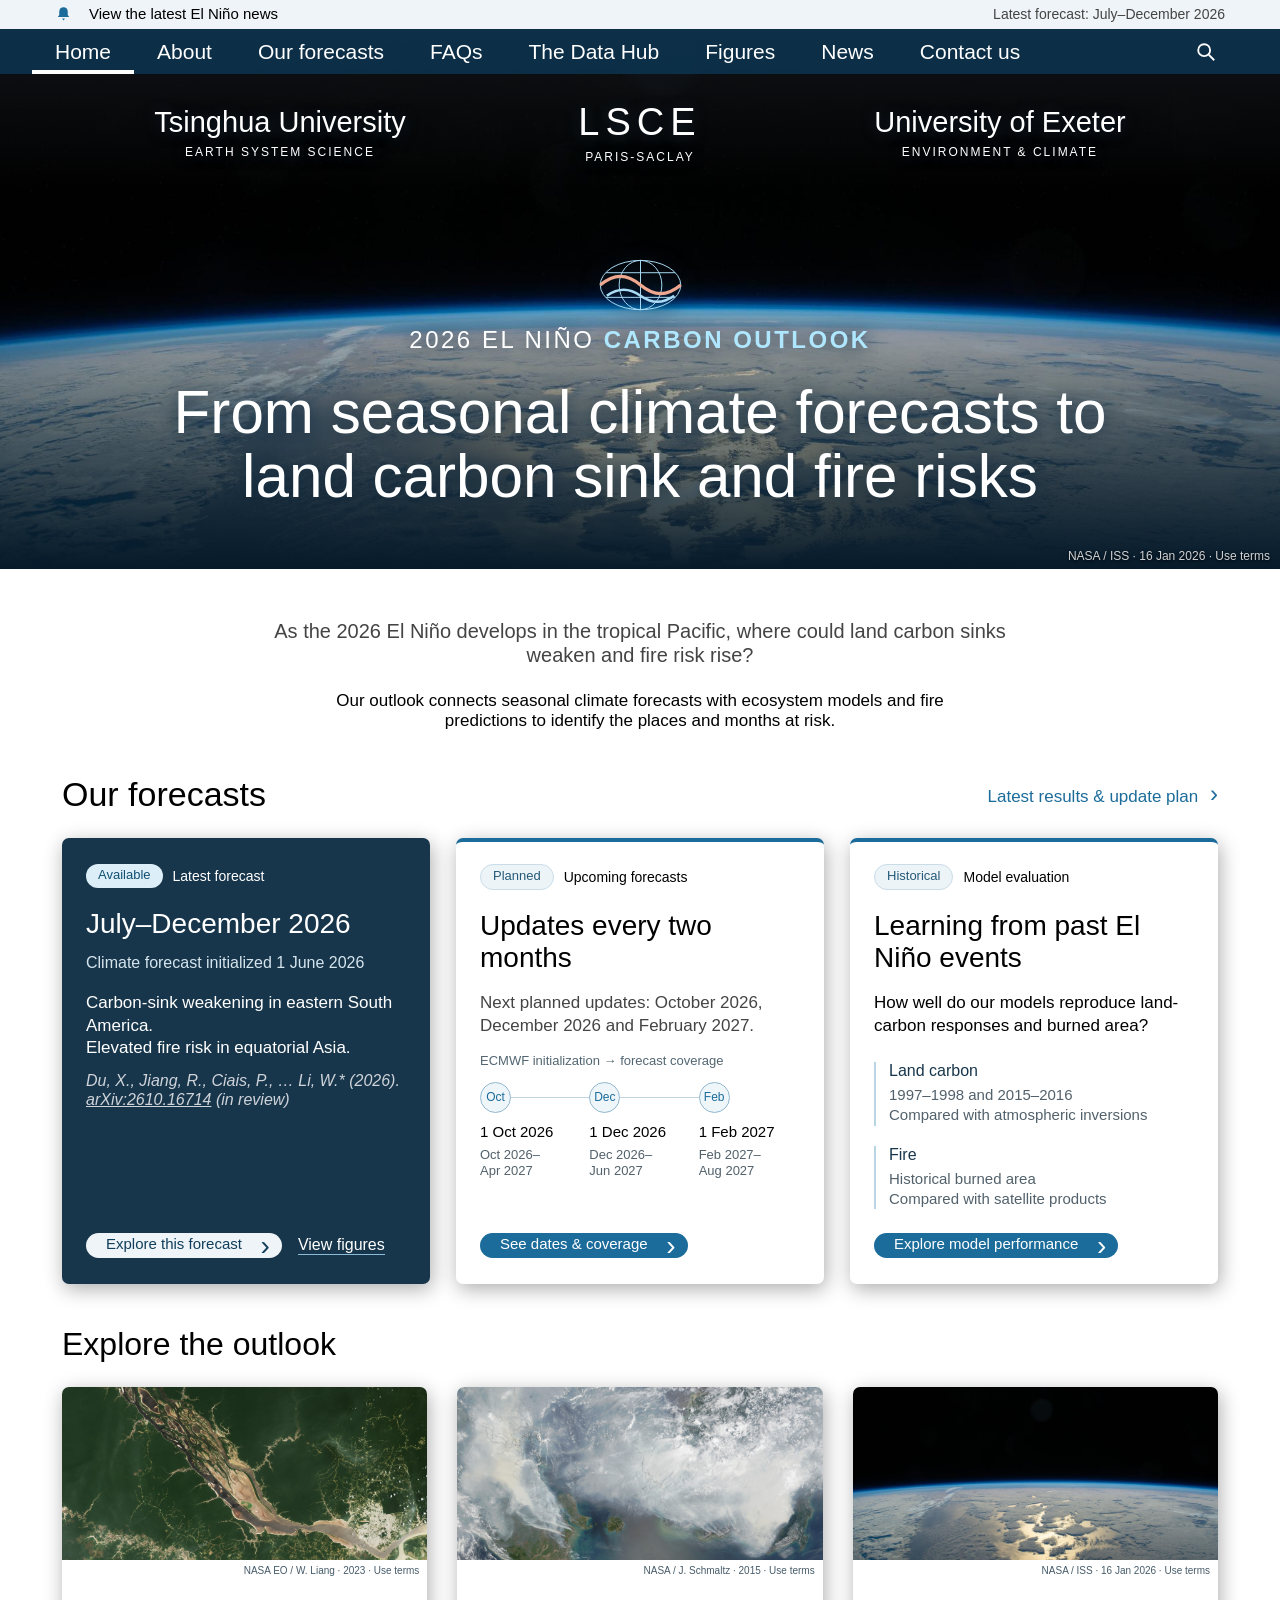
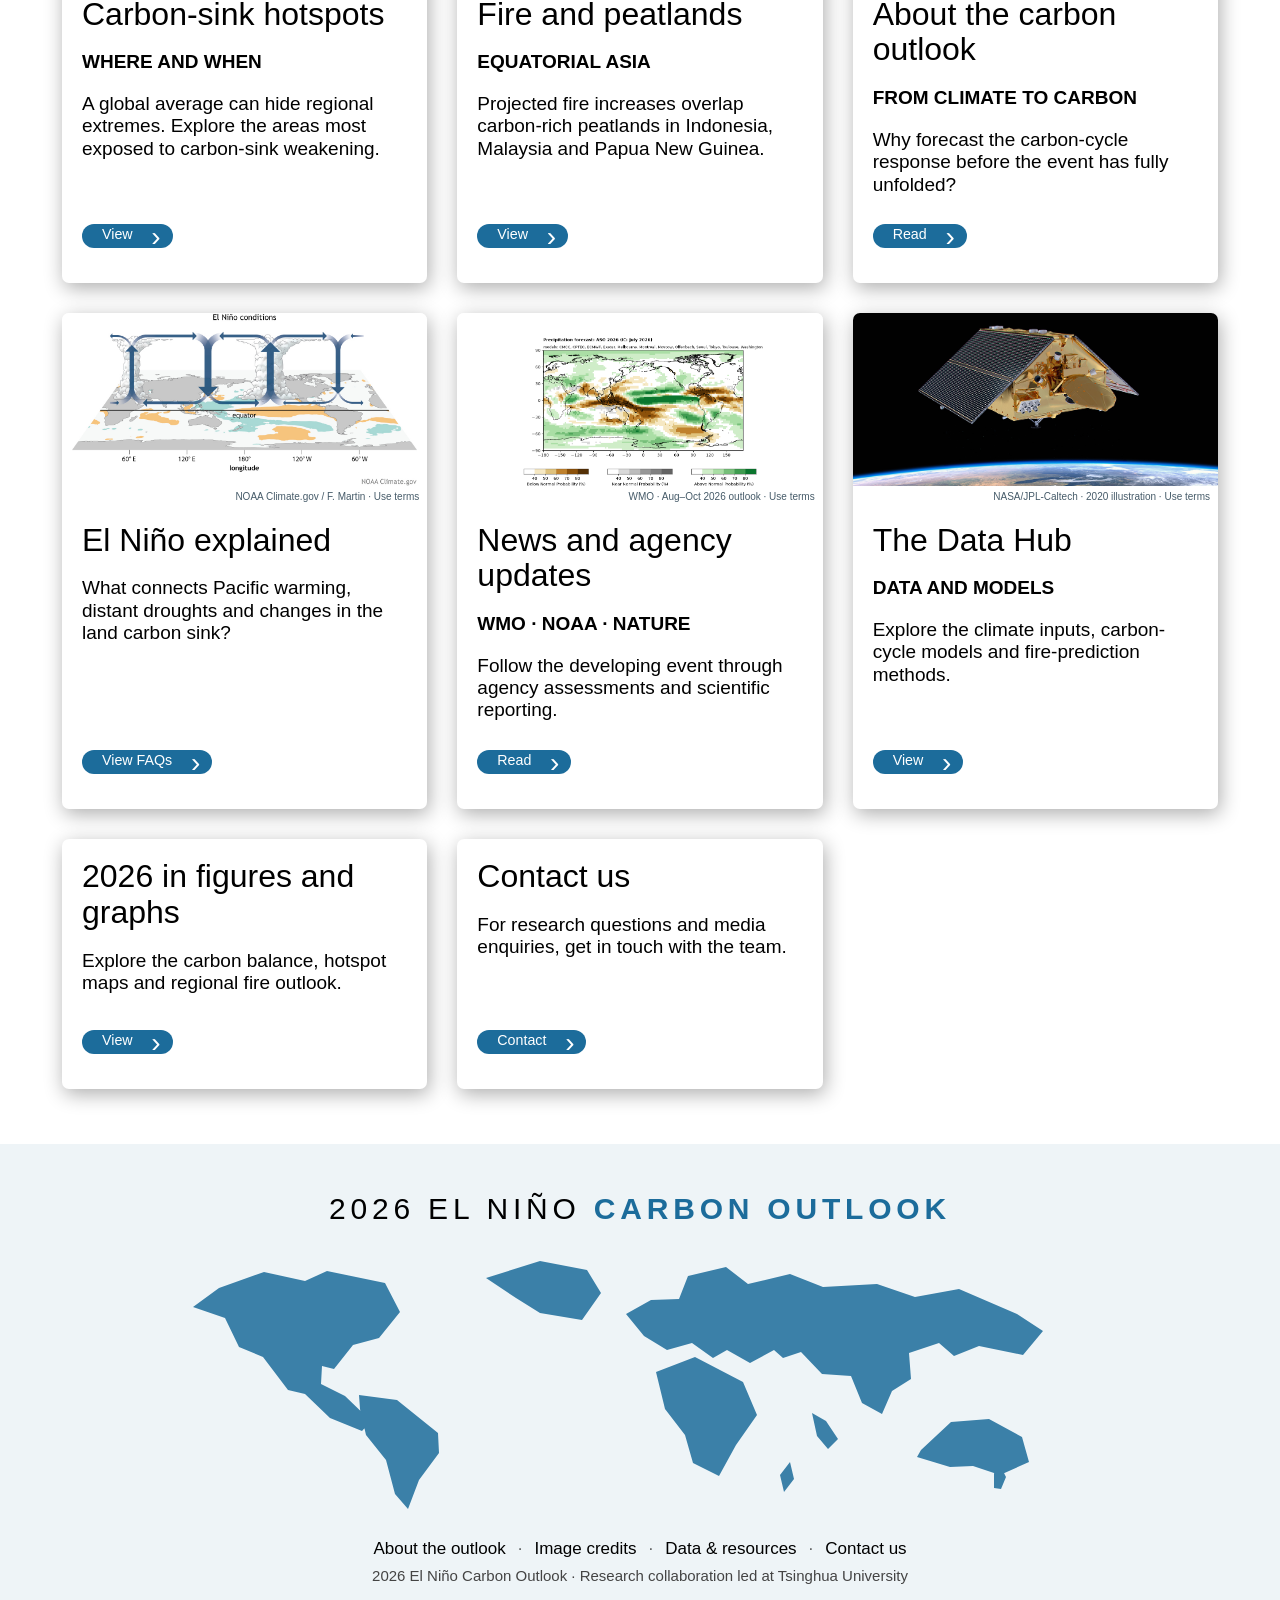
<file: index.html>
<!doctype html>
<html lang="en"><head><meta charset="utf-8"><meta name="viewport" content="width=device-width,initial-scale=1"><meta name="robots" content="index,follow"><title>Home | 2026 El Niño Carbon Outlook</title><meta name="description" content="An outlook for land carbon sinks and fire during the developing 2026 El Niño, with forecasts, data and agency reports."><link rel="icon" href="assets/favicon.svg"><link rel="stylesheet" href="styles.css"><script src="app.js" defer></script></head><body class="home"><a class="skip-link" href="#main">Skip to content</a><div class="top"><div class="container"><a href="context.html"><svg viewBox="0 0 24 24" aria-hidden="true"><path d="M6 9a6 6 0 0 1 12 0v5l2 3H4l2-3zm4 10h4l-2 3z" fill="currentColor"/></svg>View the latest El Niño news</a><span class="date">Latest forecast: July–December 2026</span></div></div><header class="splash"><figure class="feature"><img src="assets/pacific-earth.jpg" alt="Pacific Ocean west of Chile, photographed from the International Space Station on 16 January 2026" fetchpriority="high"></figure><div class="glass"><nav class="container site-nav" aria-label="Main navigation"><ul><li><a href="index.html" aria-current="page">Home</a></li><li><a href="research.html" >About</a></li><li><a href="forecasts.html">Our forecasts</a></li><li><a href="faq.html" >FAQs</a></li><li><a href="data.html" >The Data Hub</a></li><li><a href="figures.html" >Figures</a></li><li><a href="context.html" >News</a></li><li><a href="contact.html" >Contact us</a></li></ul><button class="search-toggle" aria-label="Search this website"><svg viewBox="0 0 24 24" aria-hidden="true"><circle cx="10" cy="10" r="6.5" fill="none" stroke="currentColor" stroke-width="2"/><path d="m15 15 6 6" stroke="currentColor" stroke-width="2"/></svg></button></nav></div><div class="branding container" aria-label="Research collaboration"><a href="https://www.tsinghua.edu.cn/en/" target="_blank" rel="noopener">Tsinghua University<small>EARTH SYSTEM SCIENCE</small></a><a class="lsce" href="https://www.lsce.ipsl.fr/" target="_blank" rel="noopener">LSCE<small>PARIS-SACLAY</small></a><a href="https://www.exeter.ac.uk/" target="_blank" rel="noopener">University of Exeter<small>ENVIRONMENT &amp; CLIMATE</small></a></div><div class="home-title"><h1><svg class="brand-mark" viewBox="0 0 140 78" aria-hidden="true"><g fill="none" stroke="#a9dcf4" stroke-width="1.2"><ellipse cx="70" cy="36" rx="49" ry="30"/><ellipse cx="70" cy="36" rx="26" ry="30"/><path d="M70 6v60M28 21h84M28 51h84"/></g><path d="M21 36c17-14 32-14 49 0s32 14 49 0" fill="none" stroke="#efa890" stroke-width="4"/><path d="M29 49c14-10 27-10 41 0s27 10 41 0" fill="none" stroke="#a9dcf4" stroke-width="3"/></svg>2026 EL NIÑO <b>CARBON OUTLOOK</b></h1><p class="tagline">From seasonal climate forecasts to<br>land carbon sink and fire risks</p></div><p class="photo-credit"><a href="credits.html#pacific">NASA / ISS · 16 Jan 2026 · Use terms</a></p></header><main id="main"><div class="container"><section class="home-intro"><p>As the 2026 El Niño develops in the tropical Pacific, where could land carbon sinks weaken and fire risk rise?</p><p>Our outlook connects seasonal climate forecasts with ecosystem models and fire predictions to identify the places and months at risk.</p></section>
<section class="home-forecasts" id="our-forecasts" aria-labelledby="our-forecasts-title">
  <div class="forecast-heading"><h2 id="our-forecasts-title">Our forecasts</h2><a href="forecasts.html">Latest results &amp; update plan <span aria-hidden="true">›</span></a></div>
  
<div class="forecast-pair forecast-trio">
  <article class="card dark forecast-current" aria-labelledby="latest-forecast-title">
    <div class="card-content">
      <p class="forecast-label"><span class="forecast-status available">Available</span> Latest forecast</p>
      <h3 id="latest-forecast-title">July–December 2026</h3>
      <p class="forecast-initial">Climate forecast initialized <time datetime="2026-06-01">1 June 2026</time></p>
      <p class="forecast-summary">Carbon-sink weakening in eastern South America.<br>Elevated fire risk in equatorial Asia.</p>
      <p class="ref">Du, X., Jiang, R., Ciais, P., &#8230; Li, W.* (2026). <a href="https://arxiv.org/abs/2610.16714" target="_blank" rel="noopener">arXiv:2610.16714</a> (in review)</p>
      <div class="forecast-actions"><a class="btn" href="outlook.html">Explore this forecast</a><a class="forecast-text-link" href="figures.html">View figures</a></div>
    </div>
  </article>
  
<article class="card forecast-planned" aria-labelledby="monthly-plan-title">
  <div class="card-content">
    <p class="forecast-label"><span class="forecast-status planned">Planned</span> Upcoming forecasts</p>
    <h3 id="monthly-plan-title">Updates every two months</h3>
    <p class="forecast-summary">Next planned updates: October 2026, December 2026 and February 2027.</p>
    <p class="forecast-plan-key">ECMWF initialization → forecast coverage</p>
    <ol class="forecast-cycles" aria-label="Planned initialization dates and forecast coverage">
      <li><span class="cycle-dot">Oct</span><strong><time datetime="2026-10-01">1 Oct 2026</time></strong><span>Oct 2026–<br>Apr 2027</span></li>
      <li><span class="cycle-dot">Dec</span><strong><time datetime="2026-12-01">1 Dec 2026</time></strong><span>Dec 2026–<br>Jun 2027</span></li>
      <li><span class="cycle-dot">Feb</span><strong><time datetime="2027-02-01">1 Feb 2027</time></strong><span>Feb 2027–<br>Aug 2027</span></li>
    </ol>
    <div class="forecast-actions"><a class="btn" href="forecasts.html#update-plan">See dates &amp; coverage</a></div>
  </div>
</article>

<article class="card forecast-evaluation" aria-labelledby="model-evaluation-title">
  <div class="card-content">
    <p class="forecast-label"><span class="forecast-status evaluated">Historical</span> Model evaluation</p>
    <h3 id="model-evaluation-title">Learning from past El Ni&ntilde;o events</h3>
    <p class="forecast-summary">How well do our models reproduce land-carbon responses and burned area?</p>
    <div class="evaluation-card-topics">
      <div><strong>Land carbon</strong><span>1997&ndash;1998 and 2015&ndash;2016<br>Compared with atmospheric inversions</span></div>
      <div><strong>Fire</strong><span>Historical burned area<br>Compared with satellite products</span></div>
    </div>
    <div class="forecast-actions"><a class="btn" href="evaluation.html">Explore model performance</a></div>
  </div>
</article>
</div>
</section>
<div class="explore-heading"><h2>Explore the outlook</h2></div>
<section class="home-cards" aria-label="Explore the carbon outlook"><article class="card "><a class="card-photo " href="key-results.html#land" tabindex="-1" aria-hidden="true"><img src="assets/amazon-drought.jpg" alt="" loading="lazy"></a><p class="card-credit"><a href="credits.html#amazon">NASA EO / W. Liang · 2023 · Use terms</a></p><div class="card-content"><h2><a href="key-results.html#land">Carbon-sink hotspots</a></h2><p class="kicker">Where and when</p><p>A global average can hide regional extremes. Explore the areas most exposed to carbon-sink weakening.</p><div class="btn-wrap"><a class="btn" href="key-results.html#land">View</a></div></div></article><article class="card "><a class="card-photo " href="key-results.html#fire" tabindex="-1" aria-hidden="true"><img src="assets/indonesia-fire.jpg" alt="" loading="lazy"></a><p class="card-credit"><a href="credits.html#fire">NASA / J. Schmaltz · 2015 · Use terms</a></p><div class="card-content"><h2><a href="key-results.html#fire">Fire and peatlands</a></h2><p class="kicker">Equatorial Asia</p><p>Projected fire increases overlap carbon-rich peatlands in Indonesia, Malaysia and Papua New Guinea.</p><div class="btn-wrap"><a class="btn" href="key-results.html#fire">View</a></div></div></article><article class="card "><a class="card-photo " href="research.html" tabindex="-1" aria-hidden="true"><img src="assets/pacific-earth.jpg" alt="" loading="lazy"></a><p class="card-credit"><a href="credits.html#pacific">NASA / ISS · 16 Jan 2026 · Use terms</a></p><div class="card-content"><h2><a href="research.html">About the carbon outlook</a></h2><p class="kicker">From climate to carbon</p><p>Why forecast the carbon-cycle response before the event has fully unfolded?</p><div class="btn-wrap"><a class="btn" href="research.html">Read</a></div></div></article><article class="card "><a class="card-photo complete-graphic" href="faq.html" tabindex="-1" aria-hidden="true"><img src="assets/elnino-walker.jpg" alt="" loading="lazy"></a><p class="card-credit"><a href="credits.html#walker">NOAA Climate.gov / F. Martin · Use terms</a></p><div class="card-content"><h2><a href="faq.html">El Niño explained</a></h2><p>What connects Pacific warming, distant droughts and changes in the land carbon sink?</p><div class="btn-wrap"><a class="btn" href="faq.html">View FAQs</a></div></div></article><article class="card "><a class="card-photo complete-graphic" href="context.html" tabindex="-1" aria-hidden="true"><img src="assets/wmo-precipitation-aso2026.png" alt="" loading="lazy"></a><p class="card-credit"><a href="credits.html#wmo-outlook">WMO · Aug–Oct 2026 outlook · Use terms</a></p><div class="card-content"><h2><a href="context.html">News and agency updates</a></h2><p class="kicker">WMO · NOAA · Nature</p><p>Follow the developing event through agency assessments and scientific reporting.</p><div class="btn-wrap"><a class="btn" href="context.html">Read</a></div></div></article><article class="card "><a class="card-photo " href="data.html" tabindex="-1" aria-hidden="true"><img src="assets/sentinel6-illustration.jpg" alt="" loading="lazy"></a><p class="card-credit"><a href="credits.html#sentinel6">NASA/JPL-Caltech · 2020 illustration · Use terms</a></p><div class="card-content"><h2><a href="data.html">The Data Hub</a></h2><p class="kicker">Data and models</p><p>Explore the climate inputs, carbon-cycle models and fire-prediction methods.</p><div class="btn-wrap"><a class="btn" href="data.html">View</a></div></div></article><article class="card "><div class="card-content"><h2><a href="figures.html">2026 in figures and graphs</a></h2><p>Explore the carbon balance, hotspot maps and regional fire outlook.</p><div class="btn-wrap"><a class="btn" href="figures.html">View</a></div></div></article><article class="card "><div class="card-content"><h2><a href="contact.html">Contact us</a></h2><p>For research questions and media enquiries, get in touch with the team.</p><div class="btn-wrap"><a class="btn" href="contact.html">Contact</a></div></div></article></section></div></main><footer class="footer"><div class="container"><p class="footer-wordmark">2026 El Niño <b>Carbon Outlook</b></p><svg class="world" viewBox="0 0 980 260" aria-hidden="true"><path d="M69 35l45-16 41 9 22-10 58 12 15 29-21 26-26 7-19 24-12-3-1 18 24 12 26 25-9 10-32-13-25-24-17-4-25-33-24-10-14-29-32-11zm140 107 38 5 41 33 1 20-20 27-11 29-13-15-9-34-20-25-6-26zm127-117 54-17 47 9 14 23-19 27-42-7-24-15zm140 36 25-14 28-1 9-23 38-9 22 17 42-10 33 13 54-3 38 13 44-8 58 25 26 17-20 24-44-9-25 10-15-13-30 10 2 26-19 12-10 23-20-11-11-27-29-2-21-22-18 6-9-8-24 13-23-13-14 8-21-15-25 7-23-14zm30 58 39-15 48 25 14 33-21 30-17 31-26-13-8-28-20-26zm156 41 14 8 12 18-10 10-11-13zm109 37 30-28 38-3 33 18 7 25-29 13-27-9-23 1-33-10zM844 218l7-4 5 10-5 12-7-1zM630 222l10-13 4 17-10 13z"/></svg><div class="foot-lines"><p><a href="research.html">About the outlook</a><span>·</span><a href="credits.html">Image credits</a><span>·</span><a href="data.html">Data &amp; resources</a><span>·</span><a href="contact.html">Contact us</a></p><p class="note">2026 El Niño Carbon Outlook · Research collaboration led at Tsinghua University</p></div></div></footer><button class="to-top" hidden aria-label="Back to top">Top</button><dialog class="search-dialog" aria-label="Search this website"><button class="dialog-close" aria-label="Close search">×</button><div class="search-inner"><label for="site-search">Search this website</label><input id="site-search" type="search" placeholder="Carbon sinks, fire, data…" autocomplete="off"><p class="search-help">Search the outlook, methods, figures and related reports.</p><ul class="search-results" aria-live="polite"></ul></div></dialog><dialog class="figure-dialog" aria-label="Enlarged research figure"><button class="dialog-close" aria-label="Close figure">×</button><h2></h2><div class="dialog-figure"></div><p class="dialog-note"></p></dialog></body></html>
</file>
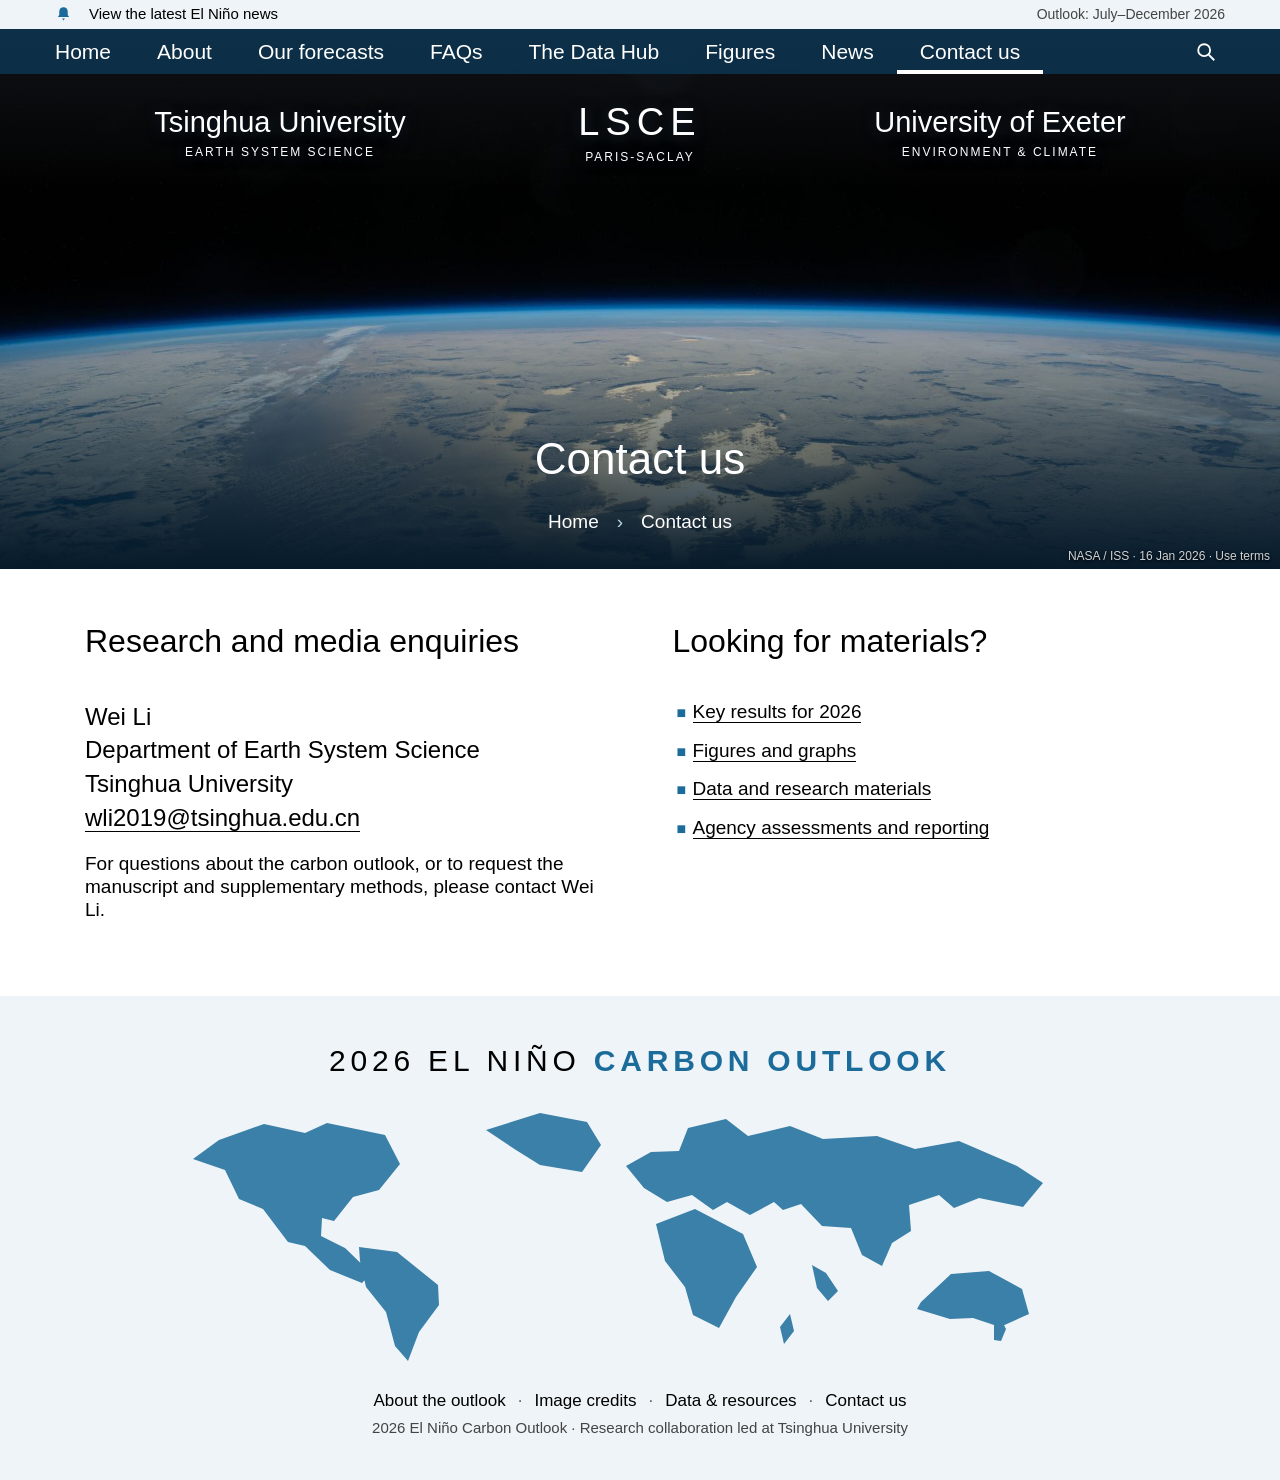
<file: contact.html>
<!doctype html>
<html lang="en"><head><meta charset="utf-8"><meta name="viewport" content="width=device-width,initial-scale=1"><meta name="robots" content="index,follow"><title>Contact us | 2026 El Niño Carbon Outlook</title><meta name="description" content="An outlook for land carbon sinks and fire during the developing 2026 El Niño, with forecasts, data and agency reports."><link rel="icon" href="assets/favicon.svg"><link rel="stylesheet" href="styles.css"><script src="app.js" defer></script></head><body class="page"><a class="skip-link" href="#main">Skip to content</a><div class="top"><div class="container"><a href="context.html"><svg viewBox="0 0 24 24" aria-hidden="true"><path d="M6 9a6 6 0 0 1 12 0v5l2 3H4l2-3zm4 10h4l-2 3z" fill="currentColor"/></svg>View the latest El Niño news</a><span class="date">Outlook: July–December 2026</span></div></div><header class="splash"><figure class="feature"><img src="assets/pacific-earth.jpg" alt="Pacific Ocean west of Chile, photographed from the International Space Station on 16 January 2026" fetchpriority="high"></figure><div class="glass"><nav class="container site-nav" aria-label="Main navigation"><ul><li><a href="index.html" >Home</a></li><li><a href="research.html" >About</a></li><li><a href="forecasts.html">Our forecasts</a></li><li><a href="faq.html" >FAQs</a></li><li><a href="data.html" >The Data Hub</a></li><li><a href="figures.html" >Figures</a></li><li><a href="context.html" >News</a></li><li><a href="contact.html" aria-current="page">Contact us</a></li></ul><button class="search-toggle" aria-label="Search this website"><svg viewBox="0 0 24 24" aria-hidden="true"><circle cx="10" cy="10" r="6.5" fill="none" stroke="currentColor" stroke-width="2"/><path d="m15 15 6 6" stroke="currentColor" stroke-width="2"/></svg></button></nav></div><div class="branding container" aria-label="Research collaboration"><a href="https://www.tsinghua.edu.cn/en/" target="_blank" rel="noopener">Tsinghua University<small>EARTH SYSTEM SCIENCE</small></a><a class="lsce" href="https://www.lsce.ipsl.fr/" target="_blank" rel="noopener">LSCE<small>PARIS-SACLAY</small></a><a href="https://www.exeter.ac.uk/" target="_blank" rel="noopener">University of Exeter<small>ENVIRONMENT &amp; CLIMATE</small></a></div><div class="page-title"><h1>Contact us</h1><ol class="breadcrumbs"><li><a href="index.html">Home</a></li><li>Contact us</li></ol></div><p class="photo-credit"><a href="credits.html#pacific">NASA / ISS · 16 Jan 2026 · Use terms</a></p></header><main id="main"><div class="container content"><div class="cols-2"><section><h2>Research and media enquiries</h2><p class="contact-details">Wei Li<br>Department of Earth System Science<br>Tsinghua University<br><a href="mailto:wli2019@tsinghua.edu.cn">wli2019@tsinghua.edu.cn</a></p><p>For questions about the carbon outlook, or to request the manuscript and supplementary methods, please contact Wei Li.</p></section><section><h2>Looking for materials?</h2><ul><li><a href="key-results.html">Key results for 2026</a></li><li><a href="figures.html">Figures and graphs</a></li><li><a href="data.html">Data and research materials</a></li><li><a href="context.html">Agency assessments and reporting</a></li></ul></section></div></div></main><footer class="footer"><div class="container"><p class="footer-wordmark">2026 El Niño <b>Carbon Outlook</b></p><svg class="world" viewBox="0 0 980 260" aria-hidden="true"><path d="M69 35l45-16 41 9 22-10 58 12 15 29-21 26-26 7-19 24-12-3-1 18 24 12 26 25-9 10-32-13-25-24-17-4-25-33-24-10-14-29-32-11zm140 107 38 5 41 33 1 20-20 27-11 29-13-15-9-34-20-25-6-26zm127-117 54-17 47 9 14 23-19 27-42-7-24-15zm140 36 25-14 28-1 9-23 38-9 22 17 42-10 33 13 54-3 38 13 44-8 58 25 26 17-20 24-44-9-25 10-15-13-30 10 2 26-19 12-10 23-20-11-11-27-29-2-21-22-18 6-9-8-24 13-23-13-14 8-21-15-25 7-23-14zm30 58 39-15 48 25 14 33-21 30-17 31-26-13-8-28-20-26zm156 41 14 8 12 18-10 10-11-13zm109 37 30-28 38-3 33 18 7 25-29 13-27-9-23 1-33-10zM844 218l7-4 5 10-5 12-7-1zM630 222l10-13 4 17-10 13z"/></svg><div class="foot-lines"><p><a href="research.html">About the outlook</a><span>·</span><a href="credits.html">Image credits</a><span>·</span><a href="data.html">Data &amp; resources</a><span>·</span><a href="contact.html">Contact us</a></p><p class="note">2026 El Niño Carbon Outlook · Research collaboration led at Tsinghua University</p></div></div></footer><button class="to-top" hidden aria-label="Back to top">Top</button><dialog class="search-dialog" aria-label="Search this website"><button class="dialog-close" aria-label="Close search">×</button><div class="search-inner"><label for="site-search">Search this website</label><input id="site-search" type="search" placeholder="Carbon sinks, fire, data…" autocomplete="off"><p class="search-help">Search the outlook, methods, figures and related reports.</p><ul class="search-results" aria-live="polite"></ul></div></dialog><dialog class="figure-dialog" aria-label="Enlarged research figure"><button class="dialog-close" aria-label="Close figure">×</button><h2></h2><div class="dialog-figure"></div><p class="dialog-note"></p></dialog></body></html>
</file>
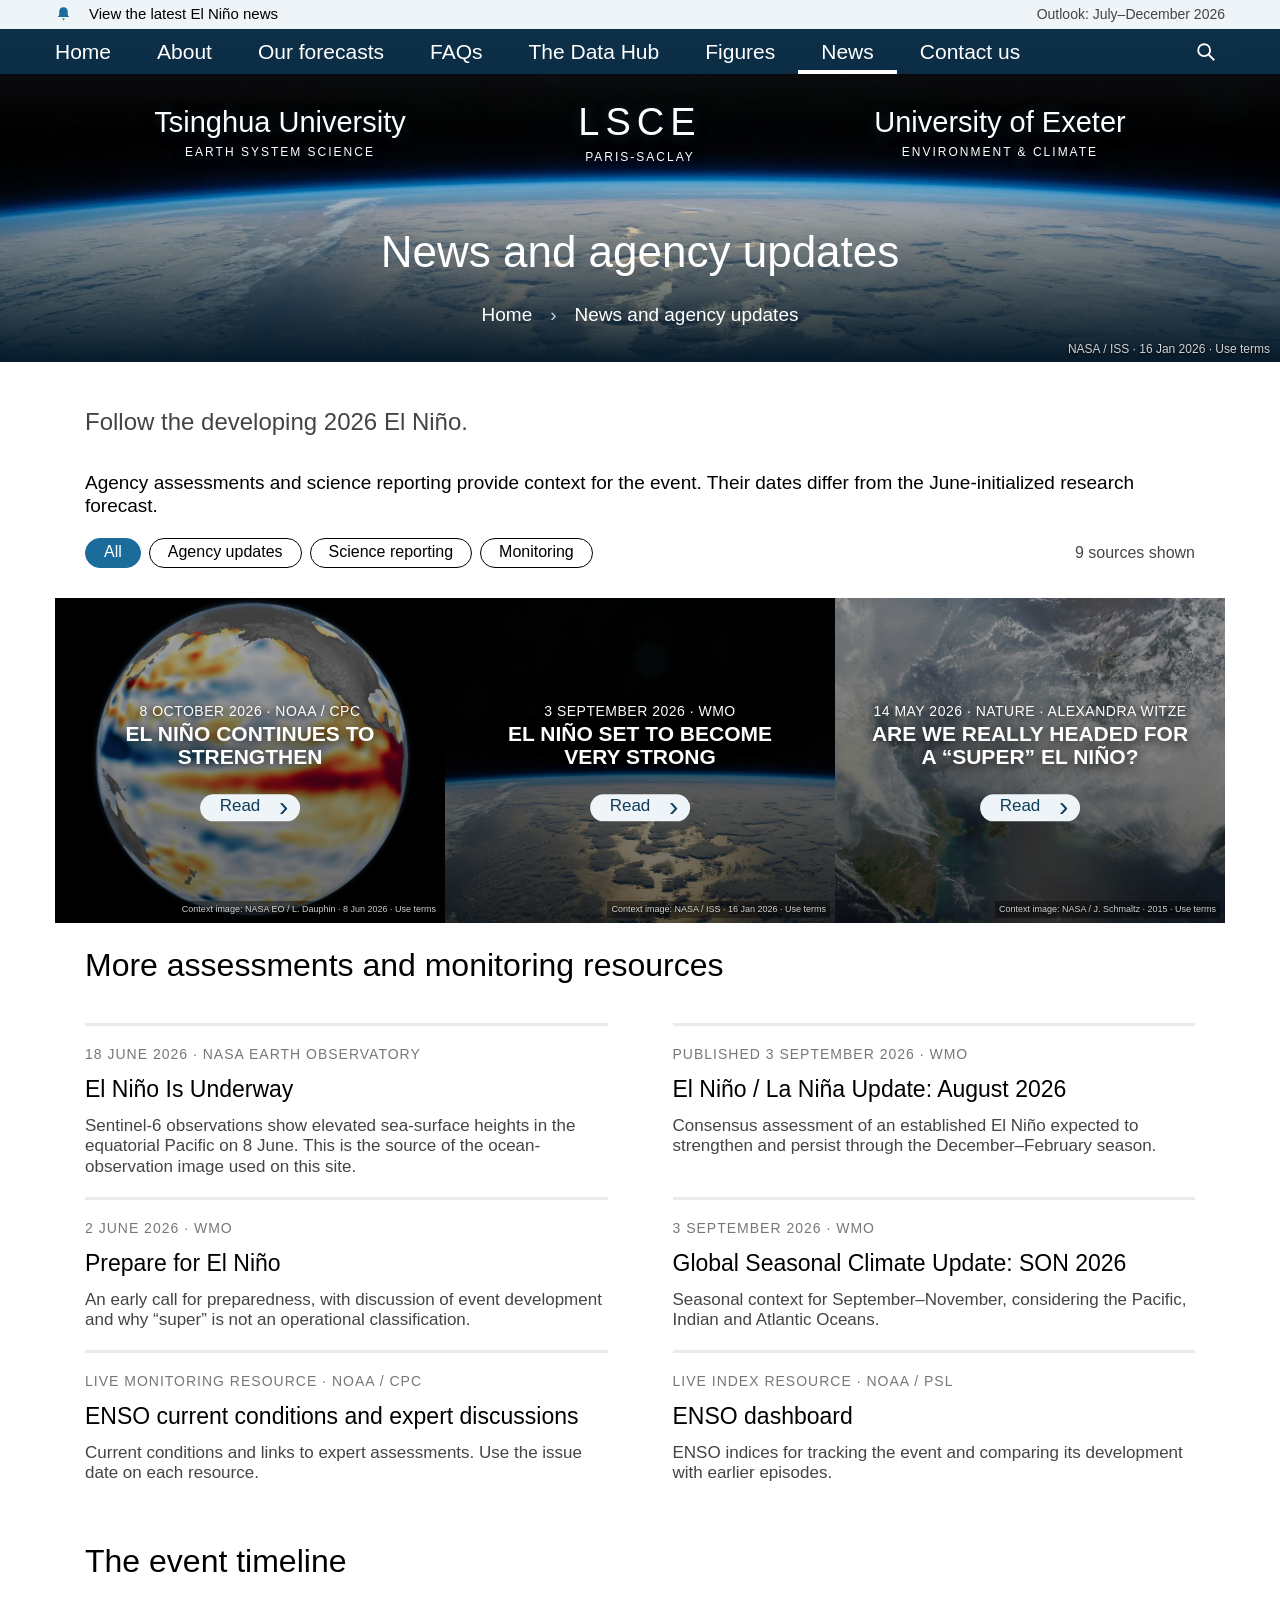
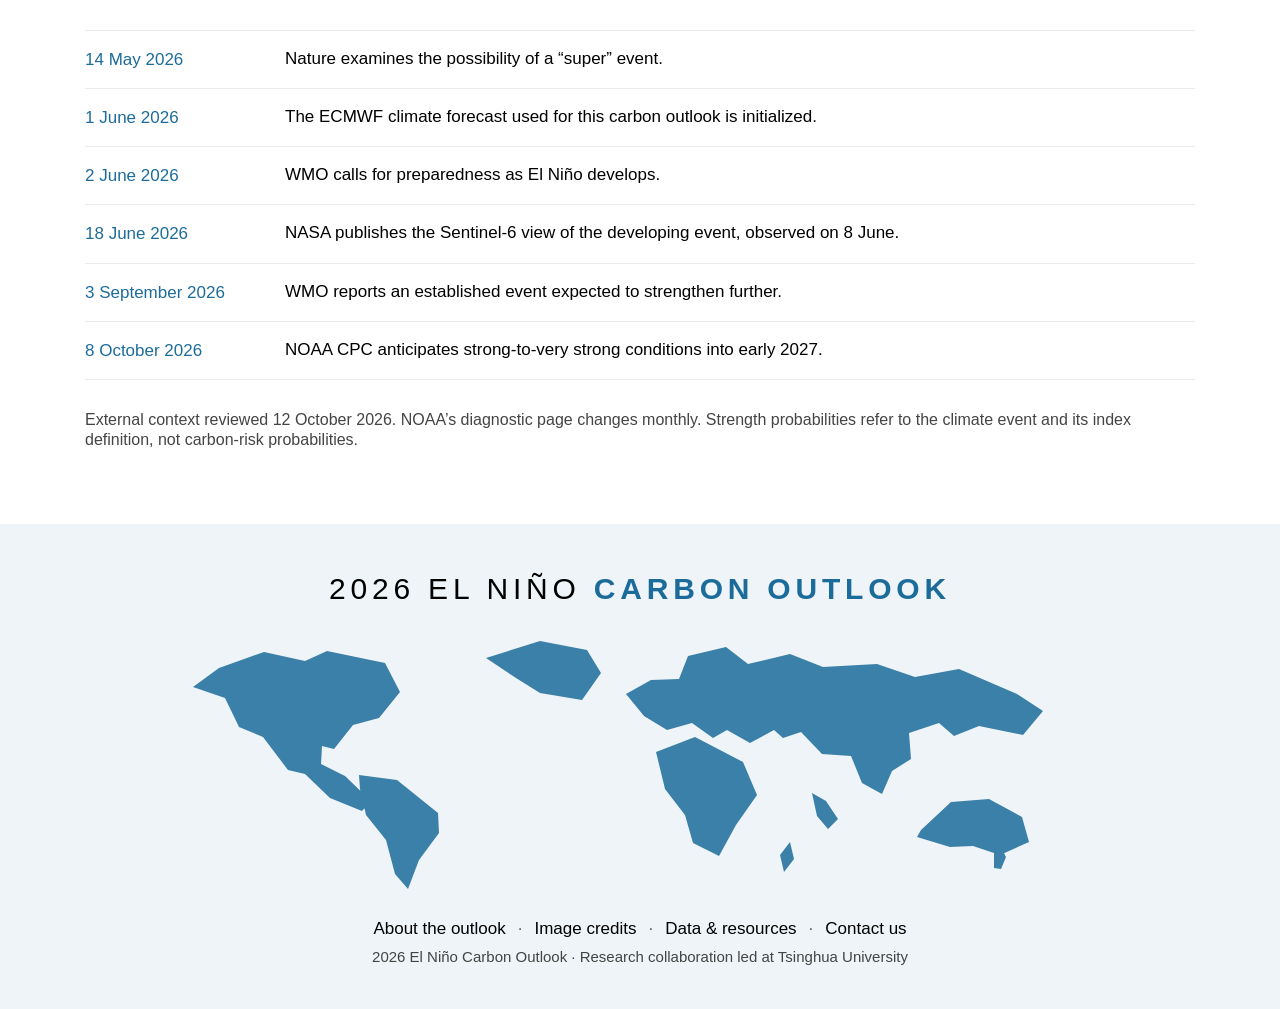
<file: context.html>
<!doctype html>
<html lang="en"><head><meta charset="utf-8"><meta name="viewport" content="width=device-width,initial-scale=1"><meta name="robots" content="index,follow"><title>News and agency updates | 2026 El Niño Carbon Outlook</title><meta name="description" content="An outlook for land carbon sinks and fire during the developing 2026 El Niño, with forecasts, data and agency reports."><link rel="icon" href="assets/favicon.svg"><link rel="stylesheet" href="styles.css"><script src="app.js" defer></script></head><body class="page page-news"><a class="skip-link" href="#main">Skip to content</a><div class="top"><div class="container"><a href="context.html"><svg viewBox="0 0 24 24" aria-hidden="true"><path d="M6 9a6 6 0 0 1 12 0v5l2 3H4l2-3zm4 10h4l-2 3z" fill="currentColor"/></svg>View the latest El Niño news</a><span class="date">Outlook: July–December 2026</span></div></div><header class="splash"><figure class="feature"><img src="assets/pacific-earth.jpg" alt="Pacific Ocean west of Chile, photographed from the International Space Station on 16 January 2026" fetchpriority="high"></figure><div class="glass"><nav class="container site-nav" aria-label="Main navigation"><ul><li><a href="index.html" >Home</a></li><li><a href="research.html" >About</a></li><li><a href="forecasts.html">Our forecasts</a></li><li><a href="faq.html" >FAQs</a></li><li><a href="data.html" >The Data Hub</a></li><li><a href="figures.html" >Figures</a></li><li><a href="context.html" aria-current="page">News</a></li><li><a href="contact.html" >Contact us</a></li></ul><button class="search-toggle" aria-label="Search this website"><svg viewBox="0 0 24 24" aria-hidden="true"><circle cx="10" cy="10" r="6.5" fill="none" stroke="currentColor" stroke-width="2"/><path d="m15 15 6 6" stroke="currentColor" stroke-width="2"/></svg></button></nav></div><div class="branding container" aria-label="Research collaboration"><a href="https://www.tsinghua.edu.cn/en/" target="_blank" rel="noopener">Tsinghua University<small>EARTH SYSTEM SCIENCE</small></a><a class="lsce" href="https://www.lsce.ipsl.fr/" target="_blank" rel="noopener">LSCE<small>PARIS-SACLAY</small></a><a href="https://www.exeter.ac.uk/" target="_blank" rel="noopener">University of Exeter<small>ENVIRONMENT &amp; CLIMATE</small></a></div><div class="page-title"><h1>News and agency updates</h1><ol class="breadcrumbs"><li><a href="index.html">Home</a></li><li>News and agency updates</li></ol></div><p class="photo-credit"><a href="credits.html#pacific">NASA / ISS · 16 Jan 2026 · Use terms</a></p></header><main id="main"><div class="container content"><p class="lead">Follow the developing 2026 El Niño.</p><p>Agency assessments and science reporting provide context for the event. Their dates differ from the June-initialized research forecast.</p><div class="filter-row" aria-label="Filter sources"><button class="filter-button" data-filter="all" aria-pressed="true">All</button><button class="filter-button" data-filter="agency" aria-pressed="false">Agency updates</button><button class="filter-button" data-filter="reporting" aria-pressed="false">Science reporting</button><button class="filter-button" data-filter="monitoring" aria-pressed="false">Monitoring</button><span class="note" id="source-count" aria-live="polite">9 sources shown</span></div><div class="news-tiles"><article class="news-tile source-card" data-category="agency"><img src="assets/elnino-2026.jpg" alt="NASA Sentinel-6 view of Pacific sea-surface height anomalies on 8 June 2026; red indicates above-average sea level" loading="lazy"><div class="excerpt"><span class="published">8 October 2026 · NOAA / CPC</span><h2>El Niño continues to strengthen</h2><a class="btn" href="https://www.cpc.ncep.noaa.gov/products/analysis_monitoring/enso_advisory/ensodisc.shtml">Read</a></div><span class="photo-credit">Context image: <a href="credits.html#elnino">NASA EO / L. Dauphin · 8 Jun 2026 · Use terms</a></span></article><article class="news-tile source-card" data-category="agency"><img src="assets/pacific-earth.jpg" alt="Pacific Ocean west of Chile, photographed from the International Space Station on 16 January 2026" loading="lazy"><div class="excerpt"><span class="published">3 September 2026 · WMO</span><h2>El Niño set to become very strong</h2><a class="btn" href="https://wmo.int/news/media-centre/el-nino-set-become-very-strong-raising-risks-of-extreme-weather-2027">Read</a></div><span class="photo-credit">Context image: <a href="credits.html#pacific">NASA / ISS · 16 Jan 2026 · Use terms</a></span></article><article class="news-tile source-card" data-category="reporting"><img src="assets/indonesia-fire.jpg" alt="Terra MODIS view of smoke and fire hotspots over Borneo on 24 September 2015; historical fire illustration" loading="lazy"><div class="excerpt"><span class="published">14 May 2026 · Nature · Alexandra Witze</span><h2>Are we really headed for a “super” El Niño?</h2><a class="btn" href="https://www.nature.com/articles/d41586-026-01538-0">Read</a></div><span class="photo-credit">Context image: <a href="credits.html#fire">NASA / J. Schmaltz · 2015 · Use terms</a></span></article></div><h2>More assessments and monitoring resources</h2><div class="source-resources"><article class="source-card source-entry" data-category="agency"><p class="published">18 June 2026 · NASA Earth Observatory</p><h3><a href="https://science.nasa.gov/earth/earth-observatory/el-nino-is-underway/" target="_blank" rel="noopener">El Niño Is Underway</a></h3><p>Sentinel-6 observations show elevated sea-surface heights in the equatorial Pacific on 8 June. This is the source of the ocean-observation image used on this site.</p></article><article class="source-card source-entry" data-category="agency"><p class="published">Published 3 September 2026 · WMO</p><h3><a href="https://wmo.int/resources/publication-series/el-ninola-nina-updates/august-2026" target="_blank" rel="noopener">El Niño / La Niña Update: August 2026</a></h3><p>Consensus assessment of an established El Niño expected to strengthen and persist through the December–February season.</p></article><article class="source-card source-entry" data-category="agency"><p class="published">2 June 2026 · WMO</p><h3><a href="https://wmo.int/news/media-centre/wmo-prepare-el-nino" target="_blank" rel="noopener">Prepare for El Niño</a></h3><p>An early call for preparedness, with discussion of event development and why “super” is not an operational classification.</p></article><article class="source-card source-entry" data-category="agency"><p class="published">3 September 2026 · WMO</p><h3><a href="https://wmo.int/resources/publication-series/global-seasonal-climate-updates/gscu-son2026" target="_blank" rel="noopener">Global Seasonal Climate Update: SON 2026</a></h3><p>Seasonal context for September–November, considering the Pacific, Indian and Atlantic Oceans.</p></article><article class="source-card source-entry" data-category="monitoring"><p class="published">Live monitoring resource · NOAA / CPC</p><h3><a href="https://www.cpc.ncep.noaa.gov/products/precip/CWlink/MJO/enso.shtml" target="_blank" rel="noopener">ENSO current conditions and expert discussions</a></h3><p>Current conditions and links to expert assessments. Use the issue date on each resource.</p></article><article class="source-card source-entry" data-category="monitoring"><p class="published">Live index resource · NOAA / PSL</p><h3><a href="https://psl.noaa.gov/enso/dashboard.html" target="_blank" rel="noopener">ENSO dashboard</a></h3><p>ENSO indices for tracking the event and comparing its development with earlier episodes.</p></article></div><section id="timeline"><h2>The event timeline</h2><div class="timeline"><div class="timeline-row"><time>14 May 2026</time><p>Nature examines the possibility of a “super” event.</p></div><div class="timeline-row"><time>1 June 2026</time><p>The ECMWF climate forecast used for this carbon outlook is initialized.</p></div><div class="timeline-row"><time>2 June 2026</time><p>WMO calls for preparedness as El Niño develops.</p></div><div class="timeline-row"><time>18 June 2026</time><p>NASA publishes the Sentinel-6 view of the developing event, observed on 8 June.</p></div><div class="timeline-row"><time>3 September 2026</time><p>WMO reports an established event expected to strengthen further.</p></div><div class="timeline-row"><time>8 October 2026</time><p>NOAA CPC anticipates strong-to-very strong conditions into early 2027.</p></div></div></section><p class="note">External context reviewed 12 October 2026. NOAA’s diagnostic page changes monthly. Strength probabilities refer to the climate event and its index definition, not carbon-risk probabilities.</p></div></main><footer class="footer"><div class="container"><p class="footer-wordmark">2026 El Niño <b>Carbon Outlook</b></p><svg class="world" viewBox="0 0 980 260" aria-hidden="true"><path d="M69 35l45-16 41 9 22-10 58 12 15 29-21 26-26 7-19 24-12-3-1 18 24 12 26 25-9 10-32-13-25-24-17-4-25-33-24-10-14-29-32-11zm140 107 38 5 41 33 1 20-20 27-11 29-13-15-9-34-20-25-6-26zm127-117 54-17 47 9 14 23-19 27-42-7-24-15zm140 36 25-14 28-1 9-23 38-9 22 17 42-10 33 13 54-3 38 13 44-8 58 25 26 17-20 24-44-9-25 10-15-13-30 10 2 26-19 12-10 23-20-11-11-27-29-2-21-22-18 6-9-8-24 13-23-13-14 8-21-15-25 7-23-14zm30 58 39-15 48 25 14 33-21 30-17 31-26-13-8-28-20-26zm156 41 14 8 12 18-10 10-11-13zm109 37 30-28 38-3 33 18 7 25-29 13-27-9-23 1-33-10zM844 218l7-4 5 10-5 12-7-1zM630 222l10-13 4 17-10 13z"/></svg><div class="foot-lines"><p><a href="research.html">About the outlook</a><span>·</span><a href="credits.html">Image credits</a><span>·</span><a href="data.html">Data &amp; resources</a><span>·</span><a href="contact.html">Contact us</a></p><p class="note">2026 El Niño Carbon Outlook · Research collaboration led at Tsinghua University</p></div></div></footer><button class="to-top" hidden aria-label="Back to top">Top</button><dialog class="search-dialog" aria-label="Search this website"><button class="dialog-close" aria-label="Close search">×</button><div class="search-inner"><label for="site-search">Search this website</label><input id="site-search" type="search" placeholder="Carbon sinks, fire, data…" autocomplete="off"><p class="search-help">Search the outlook, methods, figures and related reports.</p><ul class="search-results" aria-live="polite"></ul></div></dialog><dialog class="figure-dialog" aria-label="Enlarged research figure"><button class="dialog-close" aria-label="Close figure">×</button><h2></h2><div class="dialog-figure"></div><p class="dialog-note"></p></dialog></body></html>
</file>
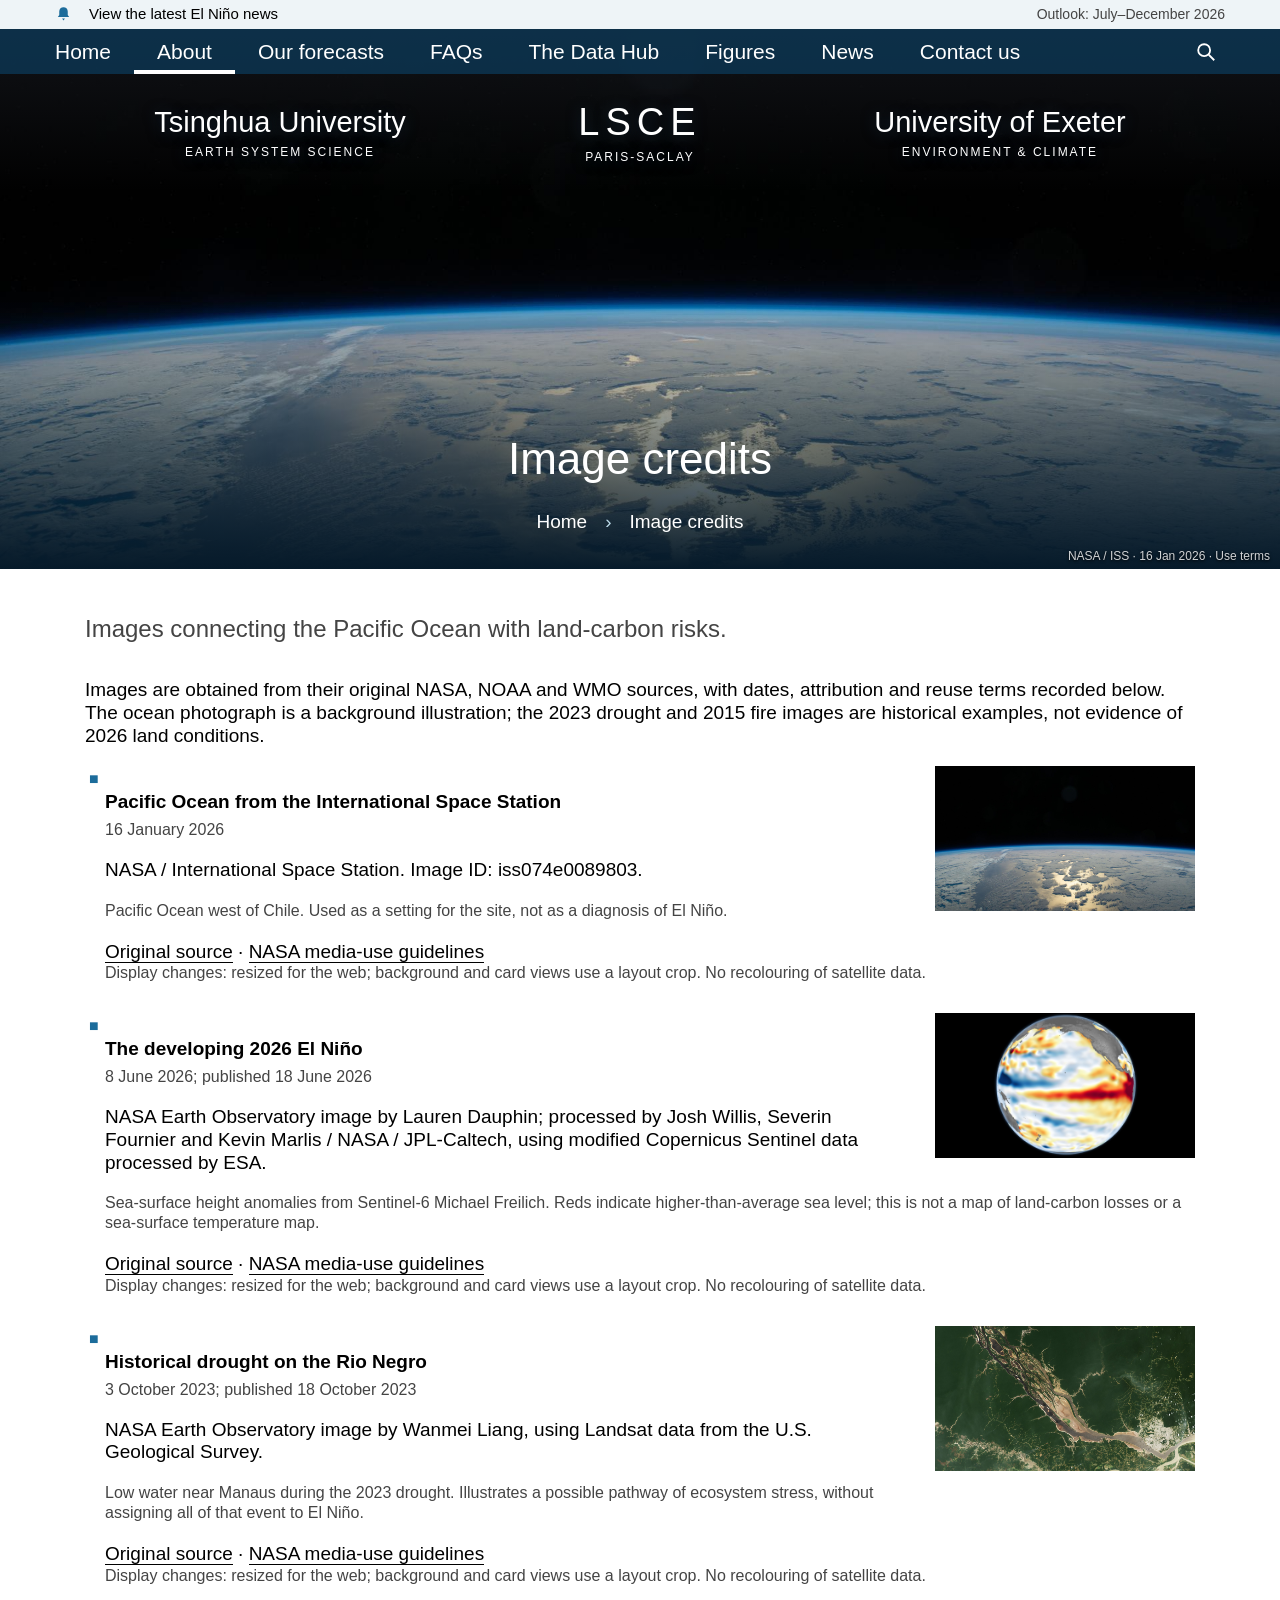
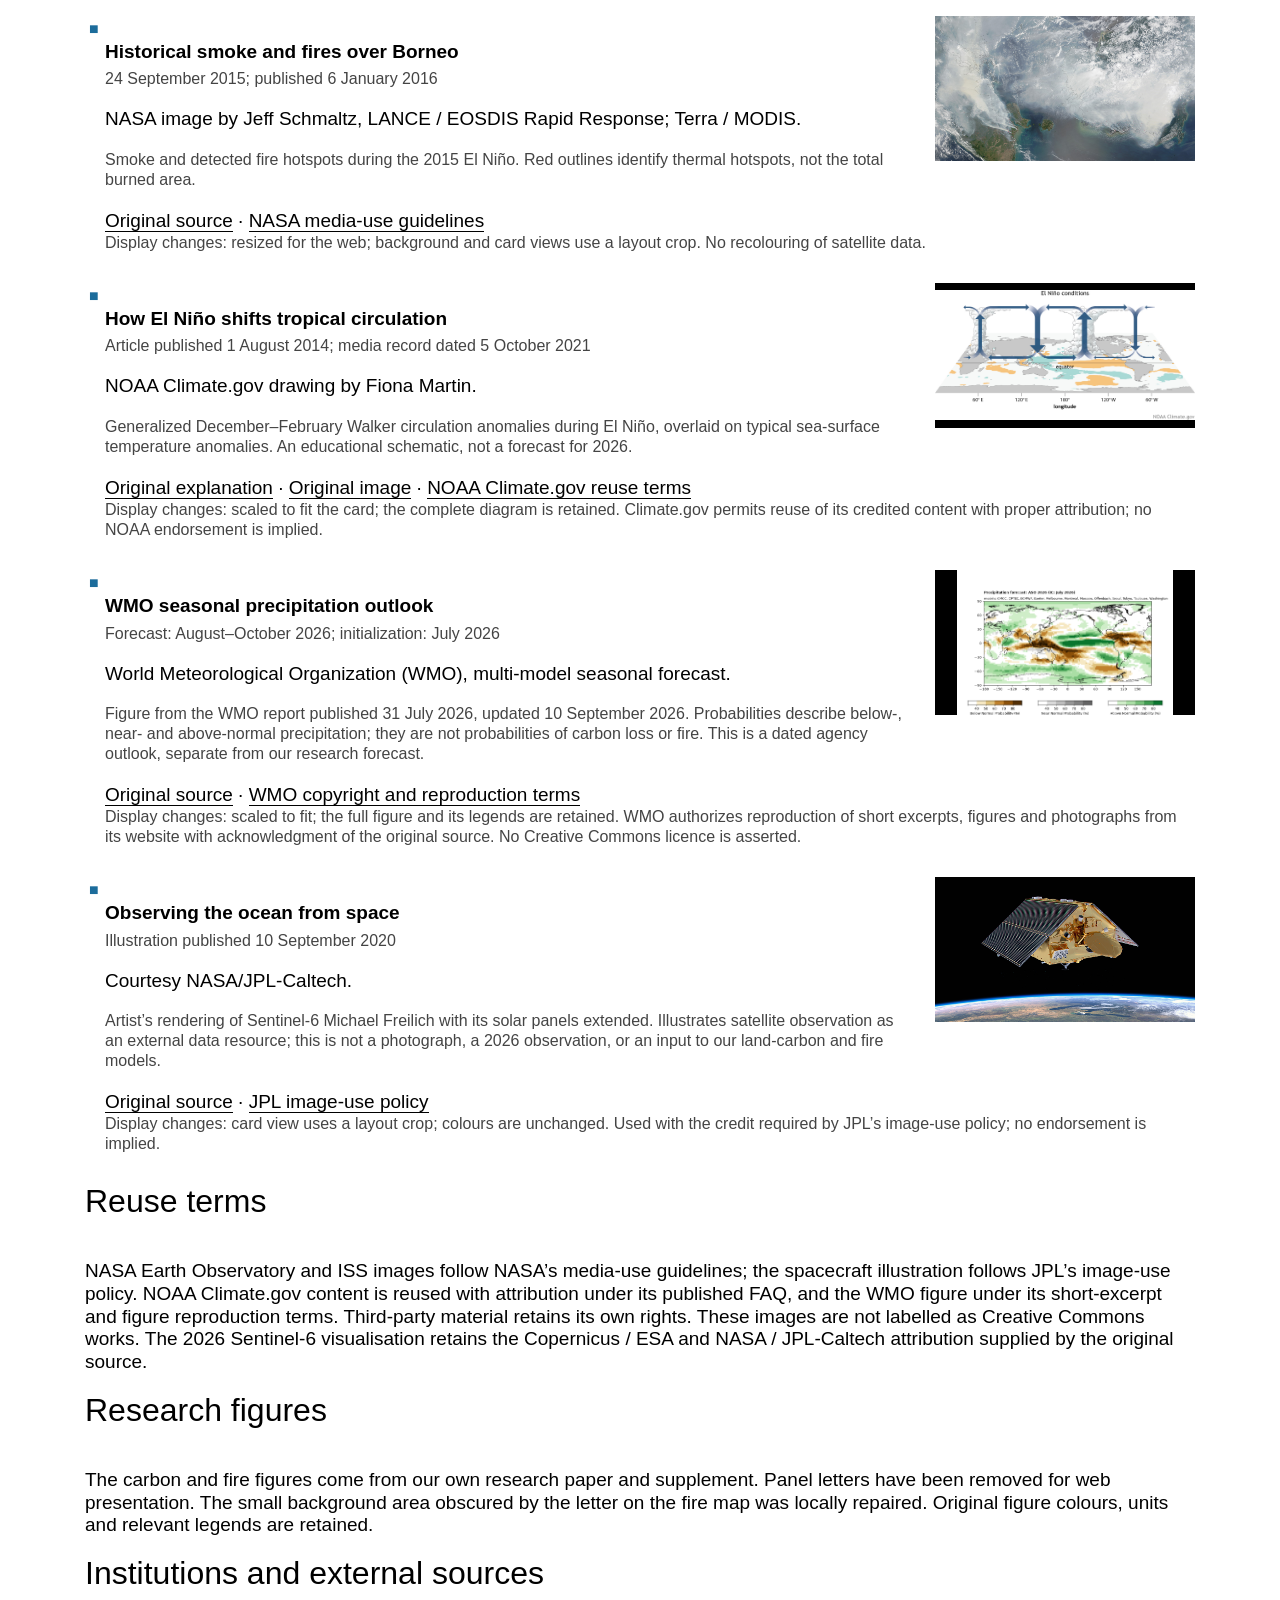
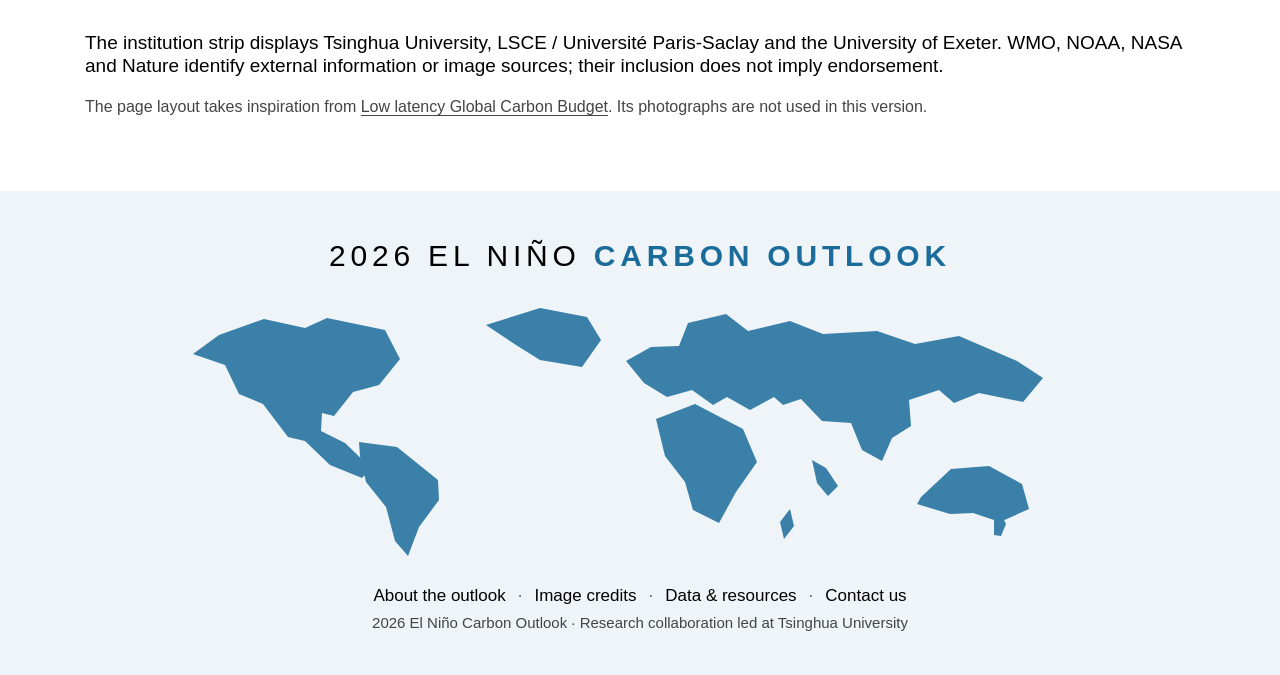
<file: credits.html>
<!doctype html>
<html lang="en"><head><meta charset="utf-8"><meta name="viewport" content="width=device-width,initial-scale=1"><meta name="robots" content="index,follow"><title>Image credits | 2026 El Niño Carbon Outlook</title><meta name="description" content="An outlook for land carbon sinks and fire during the developing 2026 El Niño, with forecasts, data and agency reports."><link rel="icon" href="assets/favicon.svg"><link rel="stylesheet" href="styles.css"><script src="app.js" defer></script></head><body class="page"><a class="skip-link" href="#main">Skip to content</a><div class="top"><div class="container"><a href="context.html"><svg viewBox="0 0 24 24" aria-hidden="true"><path d="M6 9a6 6 0 0 1 12 0v5l2 3H4l2-3zm4 10h4l-2 3z" fill="currentColor"/></svg>View the latest El Niño news</a><span class="date">Outlook: July–December 2026</span></div></div><header class="splash"><figure class="feature"><img src="assets/pacific-earth.jpg" alt="Pacific Ocean west of Chile, photographed from the International Space Station on 16 January 2026" fetchpriority="high"></figure><div class="glass"><nav class="container site-nav" aria-label="Main navigation"><ul><li><a href="index.html" >Home</a></li><li><a href="research.html" aria-current="page">About</a></li><li><a href="forecasts.html">Our forecasts</a></li><li><a href="faq.html" >FAQs</a></li><li><a href="data.html" >The Data Hub</a></li><li><a href="figures.html" >Figures</a></li><li><a href="context.html" >News</a></li><li><a href="contact.html" >Contact us</a></li></ul><button class="search-toggle" aria-label="Search this website"><svg viewBox="0 0 24 24" aria-hidden="true"><circle cx="10" cy="10" r="6.5" fill="none" stroke="currentColor" stroke-width="2"/><path d="m15 15 6 6" stroke="currentColor" stroke-width="2"/></svg></button></nav></div><div class="branding container" aria-label="Research collaboration"><a href="https://www.tsinghua.edu.cn/en/" target="_blank" rel="noopener">Tsinghua University<small>EARTH SYSTEM SCIENCE</small></a><a class="lsce" href="https://www.lsce.ipsl.fr/" target="_blank" rel="noopener">LSCE<small>PARIS-SACLAY</small></a><a href="https://www.exeter.ac.uk/" target="_blank" rel="noopener">University of Exeter<small>ENVIRONMENT &amp; CLIMATE</small></a></div><div class="page-title"><h1>Image credits</h1><ol class="breadcrumbs"><li><a href="index.html">Home</a></li><li>Image credits</li></ol></div><p class="photo-credit"><a href="credits.html#pacific">NASA / ISS · 16 Jan 2026 · Use terms</a></p></header><main id="main"><div class="container content"><p class="lead">Images connecting the Pacific Ocean with land-carbon risks.</p><p>Images are obtained from their original NASA, NOAA and WMO sources, with dates, attribution and reuse terms recorded below. The ocean photograph is a background illustration; the 2023 drought and 2015 fire images are historical examples, not evidence of 2026 land conditions.</p><ul class="credits-list"><li id="pacific"><a href="https://images.nasa.gov/details/iss074e0089803" target="_blank" rel="noopener"><img class="credit-image " src="assets/pacific-earth.jpg" alt="Pacific Ocean west of Chile, photographed from the International Space Station on 16 January 2026" loading="lazy"></a><strong>Pacific Ocean from the International Space Station</strong><span class="note">16 January 2026</span><p>NASA / International Space Station. Image ID: iss074e0089803.</p><p class="note">Pacific Ocean west of Chile. Used as a setting for the site, not as a diagnosis of El Niño.</p><a href="https://images.nasa.gov/details/iss074e0089803" target="_blank" rel="noopener">Original source</a> · <a href="https://www.nasa.gov/nasa-brand-center/images-and-media/" target="_blank" rel="noopener">NASA media-use guidelines</a><span class="note">Display changes: resized for the web; background and card views use a layout crop. No recolouring of satellite data.</span></li><li id="elnino"><a href="https://science.nasa.gov/earth/earth-observatory/el-nino-is-underway/" target="_blank" rel="noopener"><img class="credit-image map" src="assets/elnino-2026.jpg" alt="NASA Sentinel-6 view of Pacific sea-surface height anomalies on 8 June 2026; red indicates above-average sea level" loading="lazy"></a><strong>The developing 2026 El Niño</strong><span class="note">8 June 2026; published 18 June 2026</span><p>NASA Earth Observatory image by Lauren Dauphin; processed by Josh Willis, Severin Fournier and Kevin Marlis / NASA / JPL-Caltech, using modified Copernicus Sentinel data processed by ESA.</p><p class="note">Sea-surface height anomalies from Sentinel-6 Michael Freilich. Reds indicate higher-than-average sea level; this is not a map of land-carbon losses or a sea-surface temperature map.</p><a href="https://science.nasa.gov/earth/earth-observatory/el-nino-is-underway/" target="_blank" rel="noopener">Original source</a> · <a href="https://www.nasa.gov/nasa-brand-center/images-and-media/" target="_blank" rel="noopener">NASA media-use guidelines</a><span class="note">Display changes: resized for the web; background and card views use a layout crop. No recolouring of satellite data.</span></li><li id="amazon"><a href="https://science.nasa.gov/earth/earth-observatory/drought-on-the-rio-negro-151961/" target="_blank" rel="noopener"><img class="credit-image " src="assets/amazon-drought.jpg" alt="Landsat view of low water on the Rio Negro near Manaus on 3 October 2023; historical drought illustration" loading="lazy"></a><strong>Historical drought on the Rio Negro</strong><span class="note">3 October 2023; published 18 October 2023</span><p>NASA Earth Observatory image by Wanmei Liang, using Landsat data from the U.S. Geological Survey.</p><p class="note">Low water near Manaus during the 2023 drought. Illustrates a possible pathway of ecosystem stress, without assigning all of that event to El Niño.</p><a href="https://science.nasa.gov/earth/earth-observatory/drought-on-the-rio-negro-151961/" target="_blank" rel="noopener">Original source</a> · <a href="https://www.nasa.gov/nasa-brand-center/images-and-media/" target="_blank" rel="noopener">NASA media-use guidelines</a><span class="note">Display changes: resized for the web; background and card views use a layout crop. No recolouring of satellite data.</span></li><li id="fire"><a href="https://science.nasa.gov/earth/earth-observatory/el-nino-brought-drought-and-fire-to-indonesia-87204/" target="_blank" rel="noopener"><img class="credit-image " src="assets/indonesia-fire.jpg" alt="Terra MODIS view of smoke and fire hotspots over Borneo on 24 September 2015; historical fire illustration" loading="lazy"></a><strong>Historical smoke and fires over Borneo</strong><span class="note">24 September 2015; published 6 January 2016</span><p>NASA image by Jeff Schmaltz, LANCE / EOSDIS Rapid Response; Terra / MODIS.</p><p class="note">Smoke and detected fire hotspots during the 2015 El Niño. Red outlines identify thermal hotspots, not the total burned area.</p><a href="https://science.nasa.gov/earth/earth-observatory/el-nino-brought-drought-and-fire-to-indonesia-87204/" target="_blank" rel="noopener">Original source</a> · <a href="https://www.nasa.gov/nasa-brand-center/images-and-media/" target="_blank" rel="noopener">NASA media-use guidelines</a><span class="note">Display changes: resized for the web; background and card views use a layout crop. No recolouring of satellite data.</span></li><li id="walker"><a href="https://www.climate.gov/media/13546" target="_blank" rel="noopener"><img class="credit-image map" src="assets/elnino-walker.jpg" alt="NOAA illustration of Walker circulation anomalies under typical El Niño conditions" loading="lazy"></a><strong>How El Niño shifts tropical circulation</strong><span class="note">Article published 1 August 2014; media record dated 5 October 2021</span><p>NOAA Climate.gov drawing by Fiona Martin.</p><p class="note">Generalized December–February Walker circulation anomalies during El Niño, overlaid on typical sea-surface temperature anomalies. An educational schematic, not a forecast for 2026.</p><a href="https://www.climate.gov/news-features/blogs/enso/walker-circulation-ensos-atmospheric-buddy" target="_blank" rel="noopener">Original explanation</a> · <a href="https://www.climate.gov/media/13546" target="_blank" rel="noopener">Original image</a> · <a href="https://www.climate.gov/faqs" target="_blank" rel="noopener">NOAA Climate.gov reuse terms</a><span class="note">Display changes: scaled to fit the card; the complete diagram is retained. Climate.gov permits reuse of its credited content with proper attribution; no NOAA endorsement is implied.</span></li><li id="wmo-outlook"><a href="https://wmo.int/news/media-centre/strong-el-nino-expected-intensify" target="_blank" rel="noopener"><img class="credit-image map" src="assets/wmo-precipitation-aso2026.png" alt="WMO precipitation probabilities for August–October 2026, initialized in July 2026" loading="lazy"></a><strong>WMO seasonal precipitation outlook</strong><span class="note">Forecast: August–October 2026; initialization: July 2026</span><p>World Meteorological Organization (WMO), multi-model seasonal forecast.</p><p class="note">Figure from the WMO report published 31 July 2026, updated 10 September 2026. Probabilities describe below-, near- and above-normal precipitation; they are not probabilities of carbon loss or fire. This is a dated agency outlook, separate from our research forecast.</p><a href="https://wmo.int/news/media-centre/strong-el-nino-expected-intensify" target="_blank" rel="noopener">Original source</a> · <a href="https://wmo.int/copyright" target="_blank" rel="noopener">WMO copyright and reproduction terms</a><span class="note">Display changes: scaled to fit; the full figure and its legends are retained. WMO authorizes reproduction of short excerpts, figures and photographs from its website with acknowledgment of the original source. No Creative Commons licence is asserted.</span></li><li id="sentinel6"><a href="https://sealevel.jpl.nasa.gov/resources/1203/sentinel-6-michael-freilich-artists-rendering/" target="_blank" rel="noopener"><img class="credit-image" src="assets/sentinel6-illustration.jpg" alt="Artist’s illustration of the Sentinel-6 Michael Freilich spacecraft above Earth" loading="lazy"></a><strong>Observing the ocean from space</strong><span class="note">Illustration published 10 September 2020</span><p>Courtesy NASA/JPL-Caltech.</p><p class="note">Artist’s rendering of Sentinel-6 Michael Freilich with its solar panels extended. Illustrates satellite observation as an external data resource; this is not a photograph, a 2026 observation, or an input to our land-carbon and fire models.</p><a href="https://sealevel.jpl.nasa.gov/resources/1203/sentinel-6-michael-freilich-artists-rendering/" target="_blank" rel="noopener">Original source</a> · <a href="https://www.jpl.nasa.gov/jpl-image-use-policy/" target="_blank" rel="noopener">JPL image-use policy</a><span class="note">Display changes: card view uses a layout crop; colours are unchanged. Used with the credit required by JPL’s image-use policy; no endorsement is implied.</span></li></ul><h2>Reuse terms</h2><p>NASA Earth Observatory and ISS images follow NASA’s media-use guidelines; the spacecraft illustration follows JPL’s image-use policy. NOAA Climate.gov content is reused with attribution under its published FAQ, and the WMO figure under its short-excerpt and figure reproduction terms. Third-party material retains its own rights. These images are not labelled as Creative Commons works. The 2026 Sentinel-6 visualisation retains the Copernicus / ESA and NASA / JPL-Caltech attribution supplied by the original source.</p><h2>Research figures</h2><p>The carbon and fire figures come from our own research paper and supplement. Panel letters have been removed for web presentation. The small background area obscured by the letter on the fire map was locally repaired. Original figure colours, units and relevant legends are retained.</p><h2>Institutions and external sources</h2><p>The institution strip displays Tsinghua University, LSCE / Université Paris-Saclay and the University of Exeter. WMO, NOAA, NASA and Nature identify external information or image sources; their inclusion does not imply endorsement.</p><p class="note">The page layout takes inspiration from <a href="https://kepiyu.github.io/llgcb-website/">Low latency Global Carbon Budget</a>. Its photographs are not used in this version.</p></div></main><footer class="footer"><div class="container"><p class="footer-wordmark">2026 El Niño <b>Carbon Outlook</b></p><svg class="world" viewBox="0 0 980 260" aria-hidden="true"><path d="M69 35l45-16 41 9 22-10 58 12 15 29-21 26-26 7-19 24-12-3-1 18 24 12 26 25-9 10-32-13-25-24-17-4-25-33-24-10-14-29-32-11zm140 107 38 5 41 33 1 20-20 27-11 29-13-15-9-34-20-25-6-26zm127-117 54-17 47 9 14 23-19 27-42-7-24-15zm140 36 25-14 28-1 9-23 38-9 22 17 42-10 33 13 54-3 38 13 44-8 58 25 26 17-20 24-44-9-25 10-15-13-30 10 2 26-19 12-10 23-20-11-11-27-29-2-21-22-18 6-9-8-24 13-23-13-14 8-21-15-25 7-23-14zm30 58 39-15 48 25 14 33-21 30-17 31-26-13-8-28-20-26zm156 41 14 8 12 18-10 10-11-13zm109 37 30-28 38-3 33 18 7 25-29 13-27-9-23 1-33-10zM844 218l7-4 5 10-5 12-7-1zM630 222l10-13 4 17-10 13z"/></svg><div class="foot-lines"><p><a href="research.html">About the outlook</a><span>·</span><a href="credits.html">Image credits</a><span>·</span><a href="data.html">Data &amp; resources</a><span>·</span><a href="contact.html">Contact us</a></p><p class="note">2026 El Niño Carbon Outlook · Research collaboration led at Tsinghua University</p></div></div></footer><button class="to-top" hidden aria-label="Back to top">Top</button><dialog class="search-dialog" aria-label="Search this website"><button class="dialog-close" aria-label="Close search">×</button><div class="search-inner"><label for="site-search">Search this website</label><input id="site-search" type="search" placeholder="Carbon sinks, fire, data…" autocomplete="off"><p class="search-help">Search the outlook, methods, figures and related reports.</p><ul class="search-results" aria-live="polite"></ul></div></dialog><dialog class="figure-dialog" aria-label="Enlarged research figure"><button class="dialog-close" aria-label="Close figure">×</button><h2></h2><div class="dialog-figure"></div><p class="dialog-note"></p></dialog></body></html>
</file>
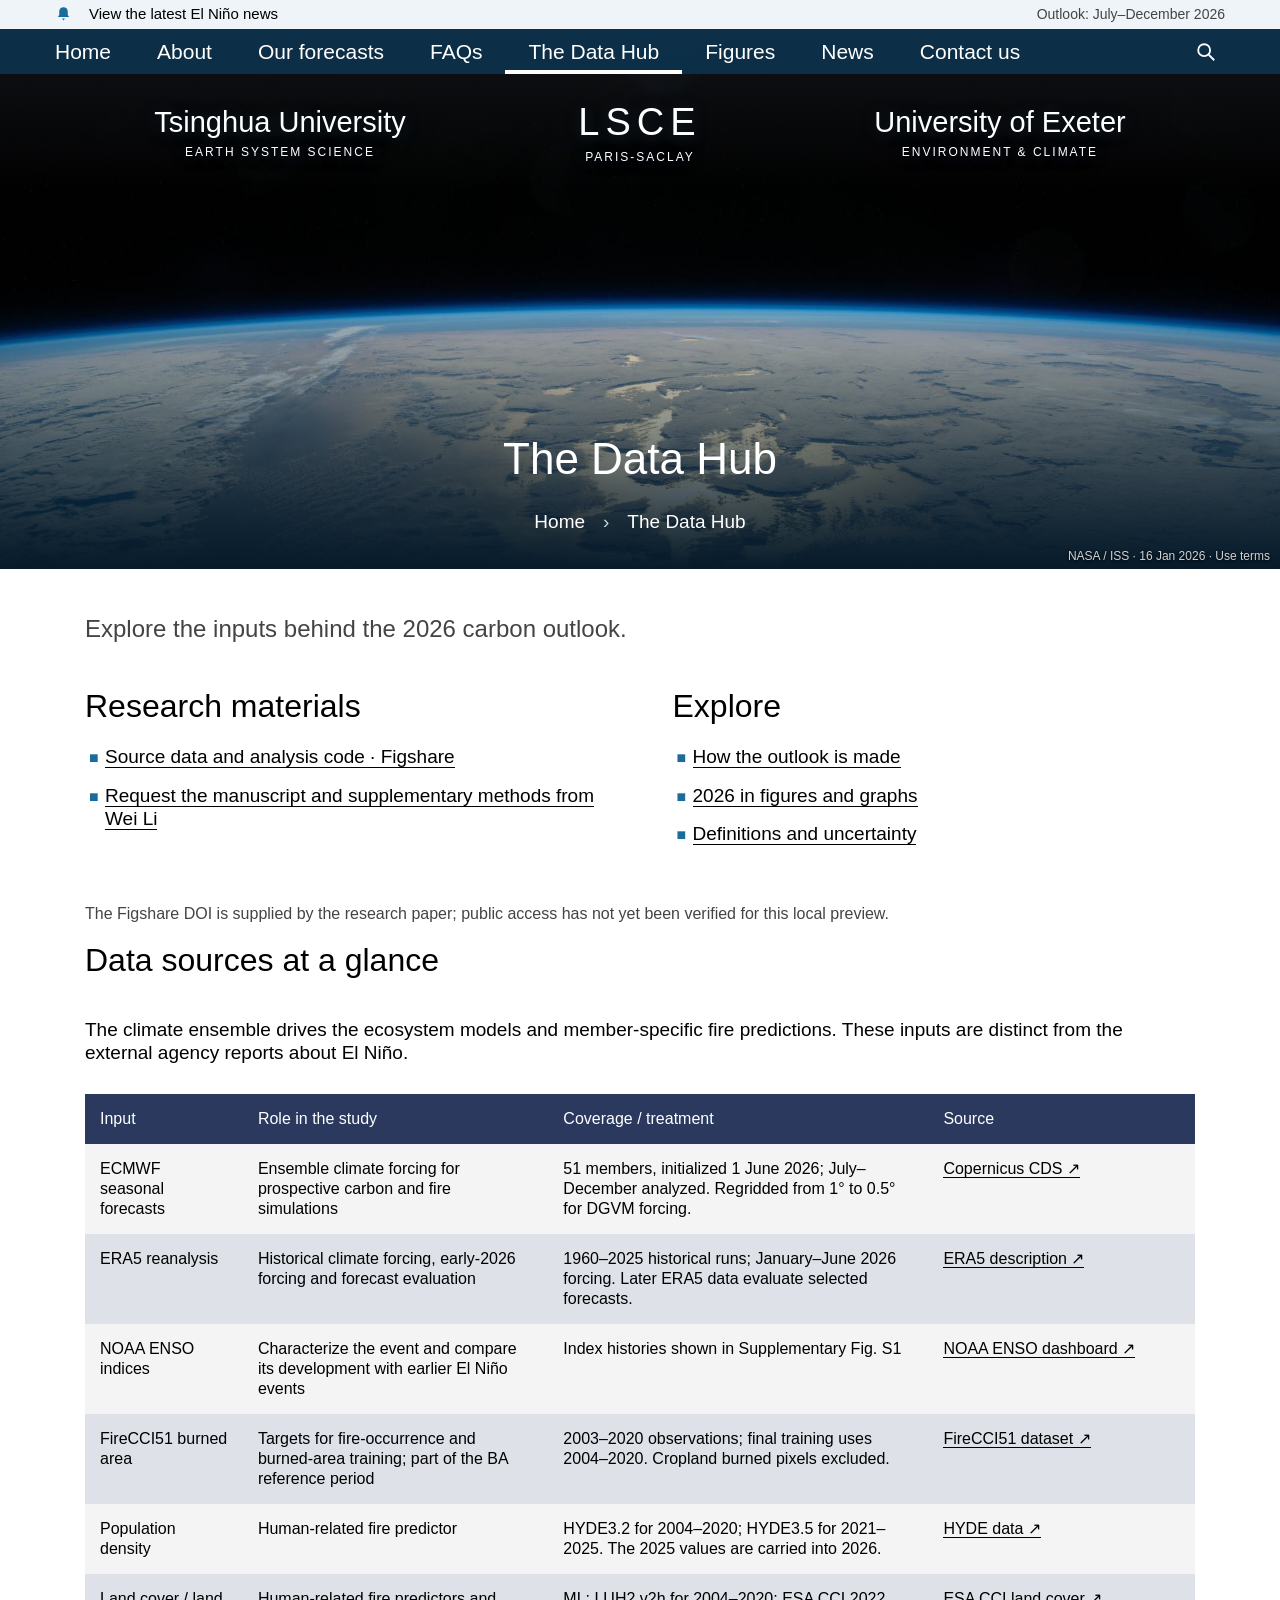
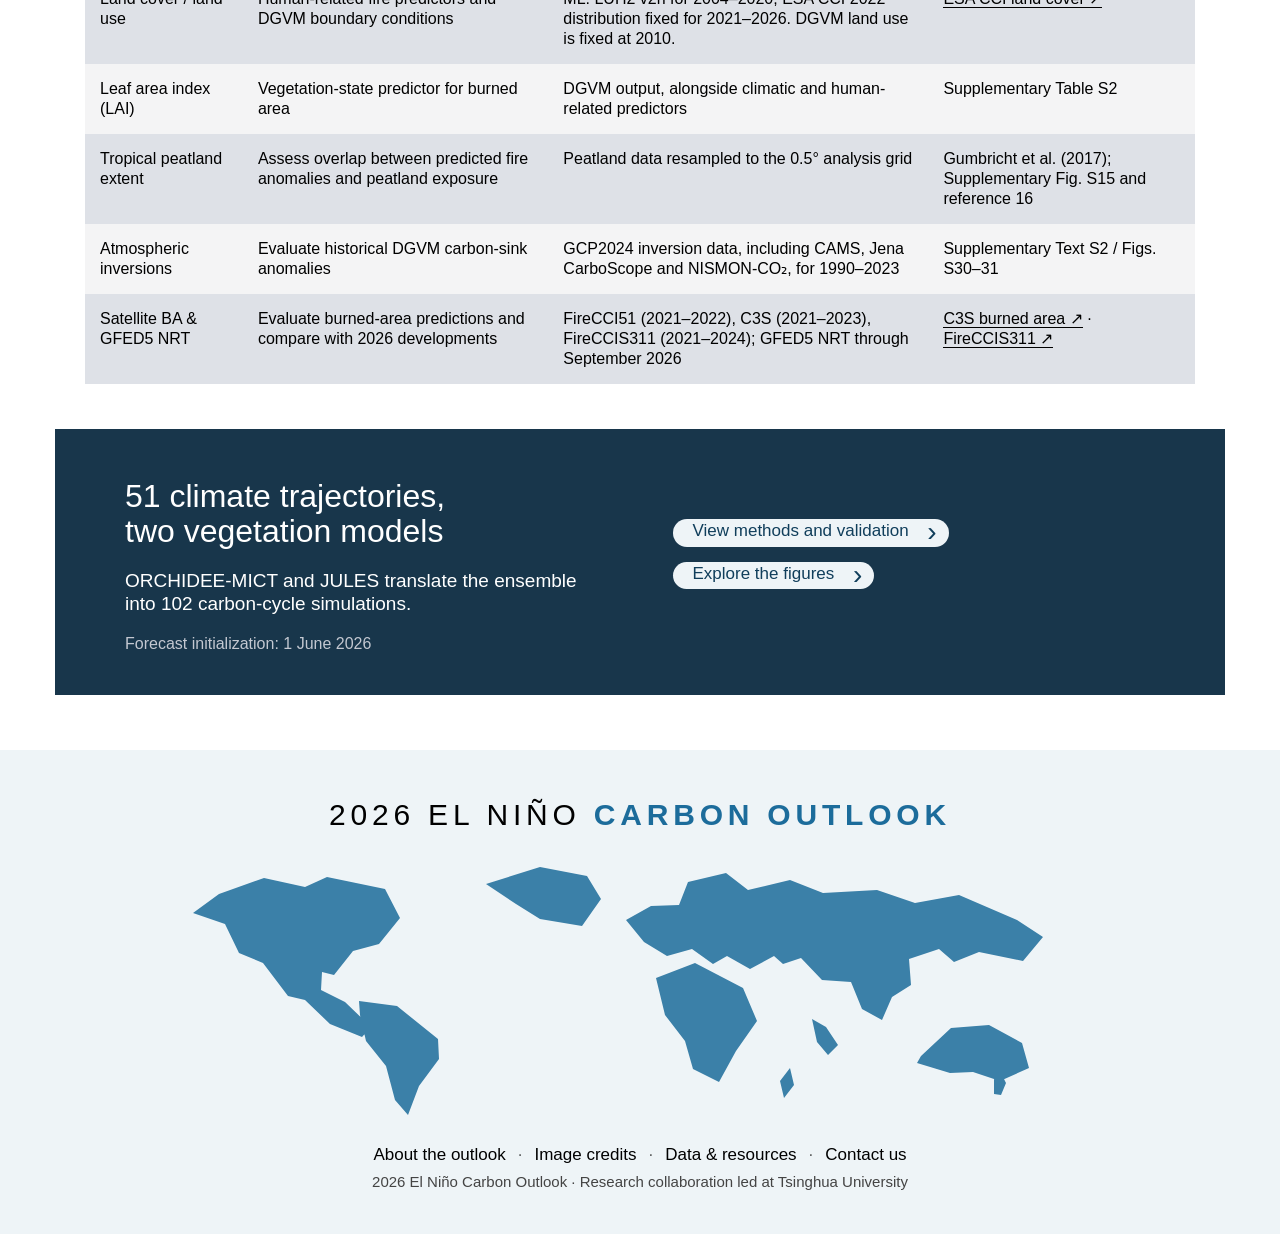
<file: data.html>
<!doctype html>
<html lang="en"><head><meta charset="utf-8"><meta name="viewport" content="width=device-width,initial-scale=1"><meta name="robots" content="index,follow"><title>The Data Hub | 2026 El Niño Carbon Outlook</title><meta name="description" content="An outlook for land carbon sinks and fire during the developing 2026 El Niño, with forecasts, data and agency reports."><link rel="icon" href="assets/favicon.svg"><link rel="stylesheet" href="styles.css"><script src="app.js" defer></script></head><body class="page"><a class="skip-link" href="#main">Skip to content</a><div class="top"><div class="container"><a href="context.html"><svg viewBox="0 0 24 24" aria-hidden="true"><path d="M6 9a6 6 0 0 1 12 0v5l2 3H4l2-3zm4 10h4l-2 3z" fill="currentColor"/></svg>View the latest El Niño news</a><span class="date">Outlook: July–December 2026</span></div></div><header class="splash"><figure class="feature"><img src="assets/pacific-earth.jpg" alt="Pacific Ocean west of Chile, photographed from the International Space Station on 16 January 2026" fetchpriority="high"></figure><div class="glass"><nav class="container site-nav" aria-label="Main navigation"><ul><li><a href="index.html" >Home</a></li><li><a href="research.html" >About</a></li><li><a href="forecasts.html">Our forecasts</a></li><li><a href="faq.html" >FAQs</a></li><li><a href="data.html" aria-current="page">The Data Hub</a></li><li><a href="figures.html" >Figures</a></li><li><a href="context.html" >News</a></li><li><a href="contact.html" >Contact us</a></li></ul><button class="search-toggle" aria-label="Search this website"><svg viewBox="0 0 24 24" aria-hidden="true"><circle cx="10" cy="10" r="6.5" fill="none" stroke="currentColor" stroke-width="2"/><path d="m15 15 6 6" stroke="currentColor" stroke-width="2"/></svg></button></nav></div><div class="branding container" aria-label="Research collaboration"><a href="https://www.tsinghua.edu.cn/en/" target="_blank" rel="noopener">Tsinghua University<small>EARTH SYSTEM SCIENCE</small></a><a class="lsce" href="https://www.lsce.ipsl.fr/" target="_blank" rel="noopener">LSCE<small>PARIS-SACLAY</small></a><a href="https://www.exeter.ac.uk/" target="_blank" rel="noopener">University of Exeter<small>ENVIRONMENT &amp; CLIMATE</small></a></div><div class="page-title"><h1>The Data Hub</h1><ol class="breadcrumbs"><li><a href="index.html">Home</a></li><li>The Data Hub</li></ol></div><p class="photo-credit"><a href="credits.html#pacific">NASA / ISS · 16 Jan 2026 · Use terms</a></p></header><main id="main"><div class="container content"><p class="lead">Explore the inputs behind the 2026 carbon outlook.</p><div class="res-grid"><div><section class="res-block"><h2>Research materials</h2><ul><li><a href="https://doi.org/10.6084/m9.figshare.34063923">Source data and analysis code · Figshare</a></li><li><a href="mailto:wli2019@tsinghua.edu.cn">Request the manuscript and supplementary methods from Wei Li</a></li></ul></section></div><div><section class="res-block"><h2>Explore</h2><ul><li><a href="methods.html">How the outlook is made</a></li><li><a href="figures.html">2026 in figures and graphs</a></li><li><a href="faq.html">Definitions and uncertainty</a></li></ul></section></div></div><p class="note">The Figshare DOI is supplied by the research paper; public access has not yet been verified for this local preview.</p><h2>Data sources at a glance</h2><p>The climate ensemble drives the ecosystem models and member-specific fire predictions. These inputs are distinct from the external agency reports about El Niño.</p><div class="table-scroll"><table class="data-table"><thead><tr><th scope="col">Input</th><th scope="col">Role in the study</th><th scope="col">Coverage / treatment</th><th scope="col">Source</th></tr></thead><tbody>
<tr><td>ECMWF seasonal forecasts</td><td>Ensemble climate forcing for prospective carbon and fire simulations</td><td>51 members, initialized 1 June 2026; July–December analyzed. Regridded from 1° to 0.5° for DGVM forcing.</td><td><a href="https://cds.climate.copernicus.eu/datasets/seasonal-original-single-levels" target="_blank" rel="noopener noreferrer">Copernicus CDS ↗</a></td></tr>
<tr><td>ERA5 reanalysis</td><td>Historical climate forcing, early-2026 forcing and forecast evaluation</td><td>1960–2025 historical runs; January–June 2026 forcing. Later ERA5 data evaluate selected forecasts.</td><td><a href="https://doi.org/10.1002/qj.3803" target="_blank" rel="noopener noreferrer">ERA5 description ↗</a></td></tr>
<tr><td>NOAA ENSO indices</td><td>Characterize the event and compare its development with earlier El Niño events</td><td>Index histories shown in Supplementary Fig. S1</td><td><a href="https://psl.noaa.gov/enso/dashboard.html" target="_blank" rel="noopener noreferrer">NOAA ENSO dashboard ↗</a></td></tr>
<tr><td>FireCCI51 burned area</td><td>Targets for fire-occurrence and burned-area training; part of the BA reference period</td><td>2003–2020 observations; final training uses 2004–2020. Cropland burned pixels excluded.</td><td><a href="https://doi.org/10.5285/3628cb2fdba443588155e15dee8e5352" target="_blank" rel="noopener noreferrer">FireCCI51 dataset ↗</a></td></tr>
<tr><td>Population density</td><td>Human-related fire predictor</td><td>HYDE3.2 for 2004–2020; HYDE3.5 for 2021–2025. The 2025 values are carried into 2026.</td><td><a href="https://doi.org/10.24416/UU01-F45D44" target="_blank" rel="noopener noreferrer">HYDE data ↗</a></td></tr>
<tr><td>Land cover / land use</td><td>Human-related fire predictors and DGVM boundary conditions</td><td>ML: LUH2 v2h for 2004–2020; ESA CCI 2022 distribution fixed for 2021–2026. DGVM land use is fixed at 2010.</td><td><a href="https://doi.org/10.24381/cds.006f2c9a" target="_blank" rel="noopener noreferrer">ESA CCI land cover ↗</a></td></tr>
<tr><td>Leaf area index (LAI)</td><td>Vegetation-state predictor for burned area</td><td>DGVM output, alongside climatic and human-related predictors</td><td>Supplementary Table S2</td></tr>
<tr><td>Tropical peatland extent</td><td>Assess overlap between predicted fire anomalies and peatland exposure</td><td>Peatland data resampled to the 0.5° analysis grid</td><td>Gumbricht et al. (2017); Supplementary Fig. S15 and reference 16</td></tr>
<tr><td>Atmospheric inversions</td><td>Evaluate historical DGVM carbon-sink anomalies</td><td>GCP2024 inversion data, including CAMS, Jena CarboScope and NISMON-CO₂, for 1990–2023</td><td>Supplementary Text S2 / Figs. S30–31</td></tr>
<tr><td>Satellite BA & GFED5 NRT</td><td>Evaluate burned-area predictions and compare with 2026 developments</td><td>FireCCI51 (2021–2022), C3S (2021–2023), FireCCIS311 (2021–2024); GFED5 NRT through September 2026</td><td><a href="https://doi.org/10.24381/cds.f333cf85" target="_blank" rel="noopener noreferrer">C3S burned area ↗</a> · <a href="https://doi.org/10.5285/da8e669a74334c82a56e0b470bc4ef04" target="_blank" rel="noopener noreferrer">FireCCIS311 ↗</a></td></tr>
</tbody></table></div><section class="panel"><div><h2>51 climate trajectories,<br>two vegetation models</h2><p>ORCHIDEE-MICT and JULES translate the ensemble into 102 carbon-cycle simulations.</p><span class="tag">Forecast initialization: 1 June 2026</span></div><div><p><a class="btn" href="methods.html">View methods and validation</a></p><p><a class="btn" href="figures.html">Explore the figures</a></p></div></section></div></main><footer class="footer"><div class="container"><p class="footer-wordmark">2026 El Niño <b>Carbon Outlook</b></p><svg class="world" viewBox="0 0 980 260" aria-hidden="true"><path d="M69 35l45-16 41 9 22-10 58 12 15 29-21 26-26 7-19 24-12-3-1 18 24 12 26 25-9 10-32-13-25-24-17-4-25-33-24-10-14-29-32-11zm140 107 38 5 41 33 1 20-20 27-11 29-13-15-9-34-20-25-6-26zm127-117 54-17 47 9 14 23-19 27-42-7-24-15zm140 36 25-14 28-1 9-23 38-9 22 17 42-10 33 13 54-3 38 13 44-8 58 25 26 17-20 24-44-9-25 10-15-13-30 10 2 26-19 12-10 23-20-11-11-27-29-2-21-22-18 6-9-8-24 13-23-13-14 8-21-15-25 7-23-14zm30 58 39-15 48 25 14 33-21 30-17 31-26-13-8-28-20-26zm156 41 14 8 12 18-10 10-11-13zm109 37 30-28 38-3 33 18 7 25-29 13-27-9-23 1-33-10zM844 218l7-4 5 10-5 12-7-1zM630 222l10-13 4 17-10 13z"/></svg><div class="foot-lines"><p><a href="research.html">About the outlook</a><span>·</span><a href="credits.html">Image credits</a><span>·</span><a href="data.html">Data &amp; resources</a><span>·</span><a href="contact.html">Contact us</a></p><p class="note">2026 El Niño Carbon Outlook · Research collaboration led at Tsinghua University</p></div></div></footer><button class="to-top" hidden aria-label="Back to top">Top</button><dialog class="search-dialog" aria-label="Search this website"><button class="dialog-close" aria-label="Close search">×</button><div class="search-inner"><label for="site-search">Search this website</label><input id="site-search" type="search" placeholder="Carbon sinks, fire, data…" autocomplete="off"><p class="search-help">Search the outlook, methods, figures and related reports.</p><ul class="search-results" aria-live="polite"></ul></div></dialog><dialog class="figure-dialog" aria-label="Enlarged research figure"><button class="dialog-close" aria-label="Close figure">×</button><h2></h2><div class="dialog-figure"></div><p class="dialog-note"></p></dialog></body></html>
</file>
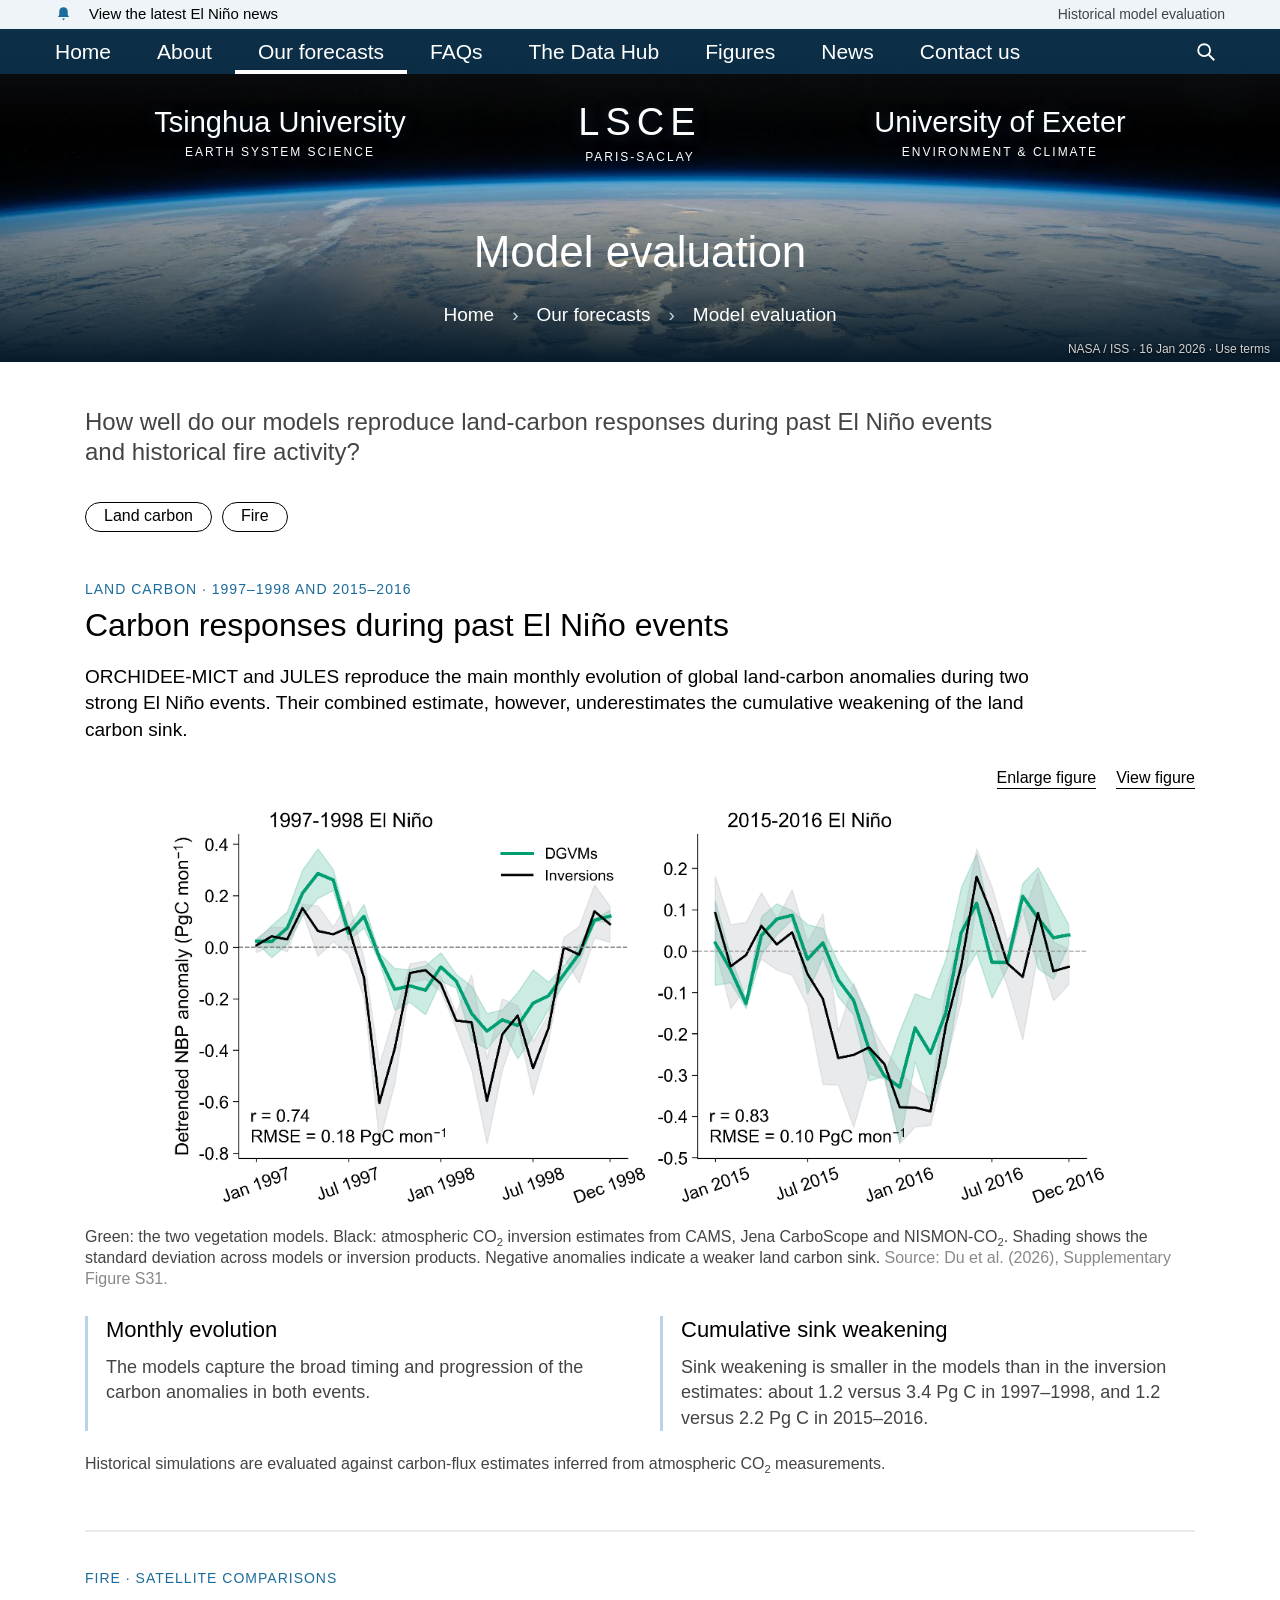
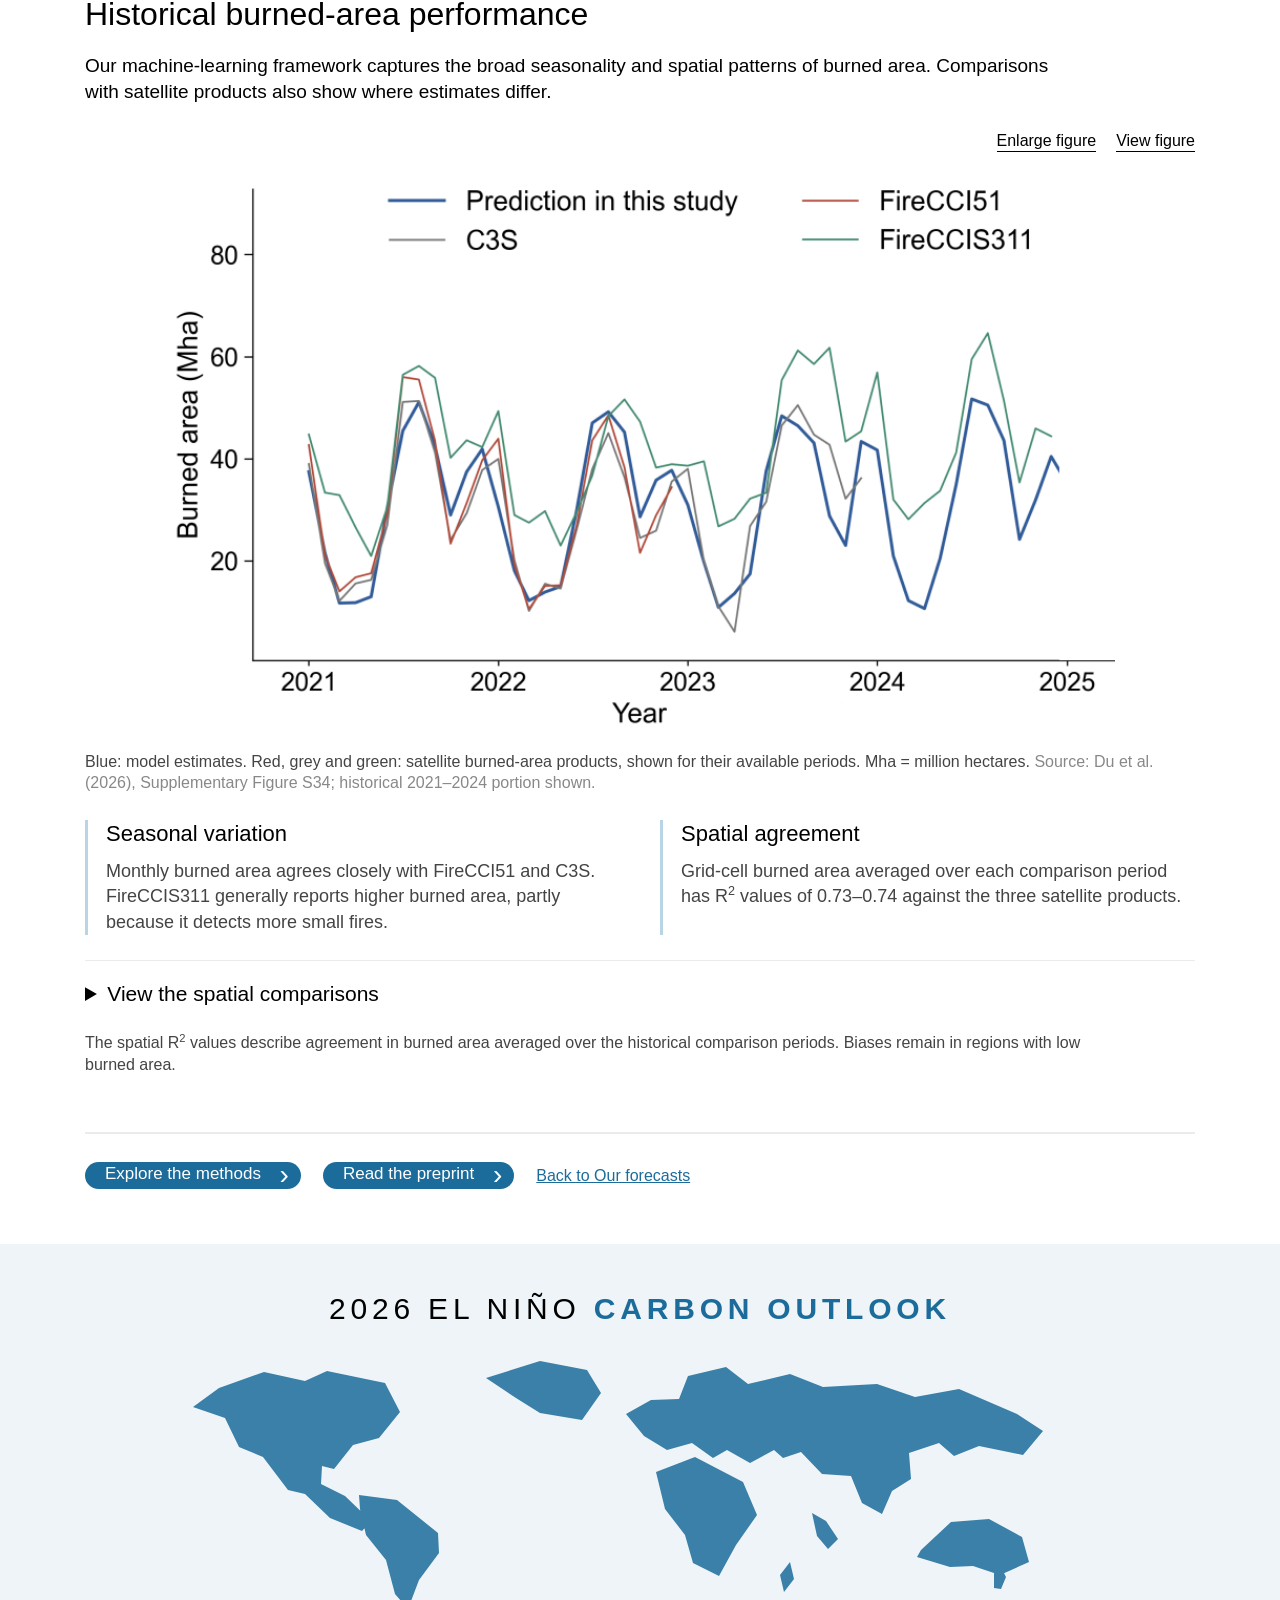
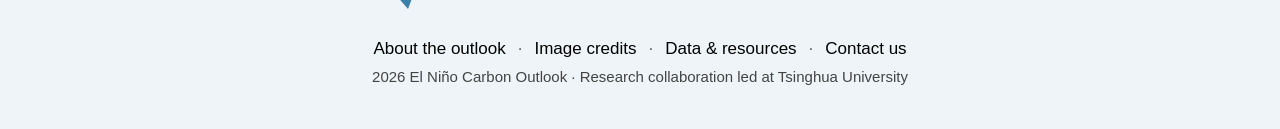
<file: evaluation.html>
<!doctype html>
<html lang="en"><head><meta charset="utf-8"><meta name="viewport" content="width=device-width,initial-scale=1"><meta name="robots" content="index,follow"><title>Model evaluation | 2026 El Niño Carbon Outlook</title><meta name="description" content="Historical evaluation of our land-carbon and fire models against atmospheric inversions and satellite burned-area products."><link rel="icon" href="assets/favicon.svg"><link rel="stylesheet" href="styles.css"><script src="app.js" defer></script></head><body class="evaluation-page"><a class="skip-link" href="#main">Skip to content</a><div class="top"><div class="container"><a href="context.html"><svg viewBox="0 0 24 24" aria-hidden="true"><path d="M6 9a6 6 0 0 1 12 0v5l2 3H4l2-3zm4 10h4l-2 3z" fill="currentColor"/></svg>View the latest El Niño news</a><span class="date">Historical model evaluation</span></div></div><header class="splash"><figure class="feature"><img src="assets/pacific-earth.jpg" alt="Pacific Ocean west of Chile, photographed from the International Space Station on 16 January 2026" fetchpriority="high"></figure><div class="glass"><nav class="container site-nav" aria-label="Main navigation"><ul><li><a href="index.html" >Home</a></li><li><a href="research.html" >About</a></li><li><a href="forecasts.html" aria-current="page">Our forecasts</a></li><li><a href="faq.html" >FAQs</a></li><li><a href="data.html" >The Data Hub</a></li><li><a href="figures.html" >Figures</a></li><li><a href="context.html" >News</a></li><li><a href="contact.html" >Contact us</a></li></ul><button class="search-toggle" aria-label="Search this website"><svg viewBox="0 0 24 24" aria-hidden="true"><circle cx="10" cy="10" r="6.5" fill="none" stroke="currentColor" stroke-width="2"/><path d="m15 15 6 6" stroke="currentColor" stroke-width="2"/></svg></button></nav></div><div class="branding container" aria-label="Research collaboration"><a href="https://www.tsinghua.edu.cn/en/" target="_blank" rel="noopener">Tsinghua University<small>EARTH SYSTEM SCIENCE</small></a><a class="lsce" href="https://www.lsce.ipsl.fr/" target="_blank" rel="noopener">LSCE<small>PARIS-SACLAY</small></a><a href="https://www.exeter.ac.uk/" target="_blank" rel="noopener">University of Exeter<small>ENVIRONMENT &amp; CLIMATE</small></a></div><div class="page-title"><h1>Model evaluation</h1><ol class="breadcrumbs"><li><a href="index.html">Home</a></li><li><a href="forecasts.html">Our forecasts</a></li><li>Model evaluation</li></ol></div><p class="photo-credit"><a href="credits.html#pacific">NASA / ISS · 16 Jan 2026 · Use terms</a></p></header>
<main id="main"><div class="container content evaluation-content">
  <p class="lead">How well do our models reproduce land-carbon responses during past El Ni&ntilde;o events and historical fire activity?</p>
  <nav class="figure-jump" aria-label="Model evaluation sections"><a href="#past-elnino">Land carbon</a><a href="#historical-fire">Fire</a></nav>
  <section id="past-elnino" class="evaluation-section">
    <p class="section-eyebrow">Land carbon &middot; 1997&ndash;1998 and 2015&ndash;2016</p>
    <h2>Carbon responses during past El Ni&ntilde;o events</h2>
    <p>ORCHIDEE-MICT and JULES reproduce the main monthly evolution of global land-carbon anomalies during two strong El Ni&ntilde;o events. Their combined estimate, however, underestimates the cumulative weakening of the land carbon sink.</p>
    <figure class="paper-figure" data-title="Land-carbon responses during past El Ni&ntilde;o events">
      <div class="figure-tools"><button class="enlarge-figure">Enlarge figure</button><a href="assets/figure-s31.png" target="_blank" rel="noopener">View figure</a></div>
      <img src="assets/figure-s31.png" width="1269" height="549" alt="Monthly global NBP anomalies during the 1997 to 1998 and 2015 to 2016 El Nino events, comparing vegetation models in green with atmospheric inversions in black">
      <figcaption>Green: the two vegetation models. Black: atmospheric CO<sub>2</sub> inversion estimates from CAMS, Jena CarboScope and NISMON-CO<sub>2</sub>. Shading shows the standard deviation across models or inversion products. Negative anomalies indicate a weaker land carbon sink. <span class="credit">Source: Du et al. (2026), Supplementary Figure S31.</span></figcaption>
    </figure>
    <div class="evaluation-findings">
      <div><h3>Monthly evolution</h3><p>The models capture the broad timing and progression of the carbon anomalies in both events.</p></div>
      <div><h3>Cumulative sink weakening</h3><p>Sink weakening is smaller in the models than in the inversion estimates: about 1.2 versus 3.4 Pg C in 1997&ndash;1998, and 1.2 versus 2.2 Pg C in 2015&ndash;2016.</p></div>
    </div>
    <p class="note">Historical simulations are evaluated against carbon-flux estimates inferred from atmospheric CO<sub>2</sub> measurements.</p>
  </section>
  <section id="historical-fire" class="evaluation-section">
    <p class="section-eyebrow">Fire &middot; Satellite comparisons</p>
    <h2>Historical burned-area performance</h2>
    <p>Our machine-learning framework captures the broad seasonality and spatial patterns of burned area. Comparisons with satellite products also show where estimates differ.</p>
    <figure class="paper-figure" data-title="Historical monthly burned area compared with satellite products">
      <div class="figure-tools"><button class="enlarge-figure">Enlarge figure</button><a href="assets/figure-s34.png" target="_blank" rel="noopener">View figure</a></div>
      <img src="assets/figure-s34.png" width="905" height="546" alt="Global monthly burned area in 2021 to 2024, comparing this study's model estimates with FireCCI51, C3S and FireCCIS311 satellite products" loading="lazy">
      <figcaption>Blue: model estimates. Red, grey and green: satellite burned-area products, shown for their available periods. Mha = million hectares. <span class="credit">Source: Du et al. (2026), Supplementary Figure S34; historical 2021&ndash;2024 portion shown.</span></figcaption>
    </figure>
    <div class="evaluation-findings">
      <div><h3>Seasonal variation</h3><p>Monthly burned area agrees closely with FireCCI51 and C3S. FireCCIS311 generally reports higher burned area, partly because it detects more small fires.</p></div>
      <div><h3>Spatial agreement</h3><p>Grid-cell burned area averaged over each comparison period has R<sup>2</sup> values of 0.73&ndash;0.74 against the three satellite products.</p></div>
    </div>
    <details class="method-more"><summary>View the spatial comparisons</summary>
      <figure class="paper-figure" data-title="Historical burned-area spatial comparisons">
        <div class="figure-tools"><button class="enlarge-figure">Enlarge figure</button><a href="assets/figure-s35.png" target="_blank" rel="noopener">View figure</a></div>
        <img src="assets/figure-s35.png" width="1303" height="495" alt="Grid-cell modeled burned area versus C3S, FireCCI51 and FireCCIS311 satellite estimates, with R squared values of 0.727, 0.740 and 0.731" loading="lazy">
        <figcaption>Each point represents a 0.5&deg; grid cell with fire, averaged over the years shared by the model and each product: 2021&ndash;2023 for C3S, 2021&ndash;2022 for FireCCI51, and 2021&ndash;2024 for FireCCIS311. Dashed lines show equal model and satellite estimates. <span class="credit">Source: Du et al. (2026), Supplementary Figure S35.</span></figcaption>
      </figure>
    </details>
    <p class="note">The spatial R<sup>2</sup> values describe agreement in burned area averaged over the historical comparison periods. Biases remain in regions with low burned area.</p>
  </section>
  <div class="evaluation-resources"><a class="btn" href="methods.html">Explore the methods</a><a class="btn" href="https://arxiv.org/abs/2610.16714" target="_blank" rel="noopener">Read the preprint</a><a href="index.html#our-forecasts">Back to Our forecasts</a></div>
</div></main><footer class="footer"><div class="container"><p class="footer-wordmark">2026 El Niño <b>Carbon Outlook</b></p><svg class="world" viewBox="0 0 980 260" aria-hidden="true"><path d="M69 35l45-16 41 9 22-10 58 12 15 29-21 26-26 7-19 24-12-3-1 18 24 12 26 25-9 10-32-13-25-24-17-4-25-33-24-10-14-29-32-11zm140 107 38 5 41 33 1 20-20 27-11 29-13-15-9-34-20-25-6-26zm127-117 54-17 47 9 14 23-19 27-42-7-24-15zm140 36 25-14 28-1 9-23 38-9 22 17 42-10 33 13 54-3 38 13 44-8 58 25 26 17-20 24-44-9-25 10-15-13-30 10 2 26-19 12-10 23-20-11-11-27-29-2-21-22-18 6-9-8-24 13-23-13-14 8-21-15-25 7-23-14zm30 58 39-15 48 25 14 33-21 30-17 31-26-13-8-28-20-26zm156 41 14 8 12 18-10 10-11-13zm109 37 30-28 38-3 33 18 7 25-29 13-27-9-23 1-33-10zM844 218l7-4 5 10-5 12-7-1zM630 222l10-13 4 17-10 13z"/></svg><div class="foot-lines"><p><a href="research.html">About the outlook</a><span>·</span><a href="credits.html">Image credits</a><span>·</span><a href="data.html">Data &amp; resources</a><span>·</span><a href="contact.html">Contact us</a></p><p class="note">2026 El Niño Carbon Outlook · Research collaboration led at Tsinghua University</p></div></div></footer><button class="to-top" hidden aria-label="Back to top">Top</button><dialog class="search-dialog" aria-label="Search this website"><button class="dialog-close" aria-label="Close search">×</button><div class="search-inner"><label for="site-search">Search this website</label><input id="site-search" type="search" placeholder="Carbon sinks, fire, data…" autocomplete="off"><p class="search-help">Search the outlook, methods, figures and related reports.</p><ul class="search-results" aria-live="polite"></ul></div></dialog><dialog class="figure-dialog" aria-label="Enlarged research figure"><button class="dialog-close" aria-label="Close figure">×</button><h2></h2><div class="dialog-figure"></div><p class="dialog-note"></p></dialog></body></html>
</file>
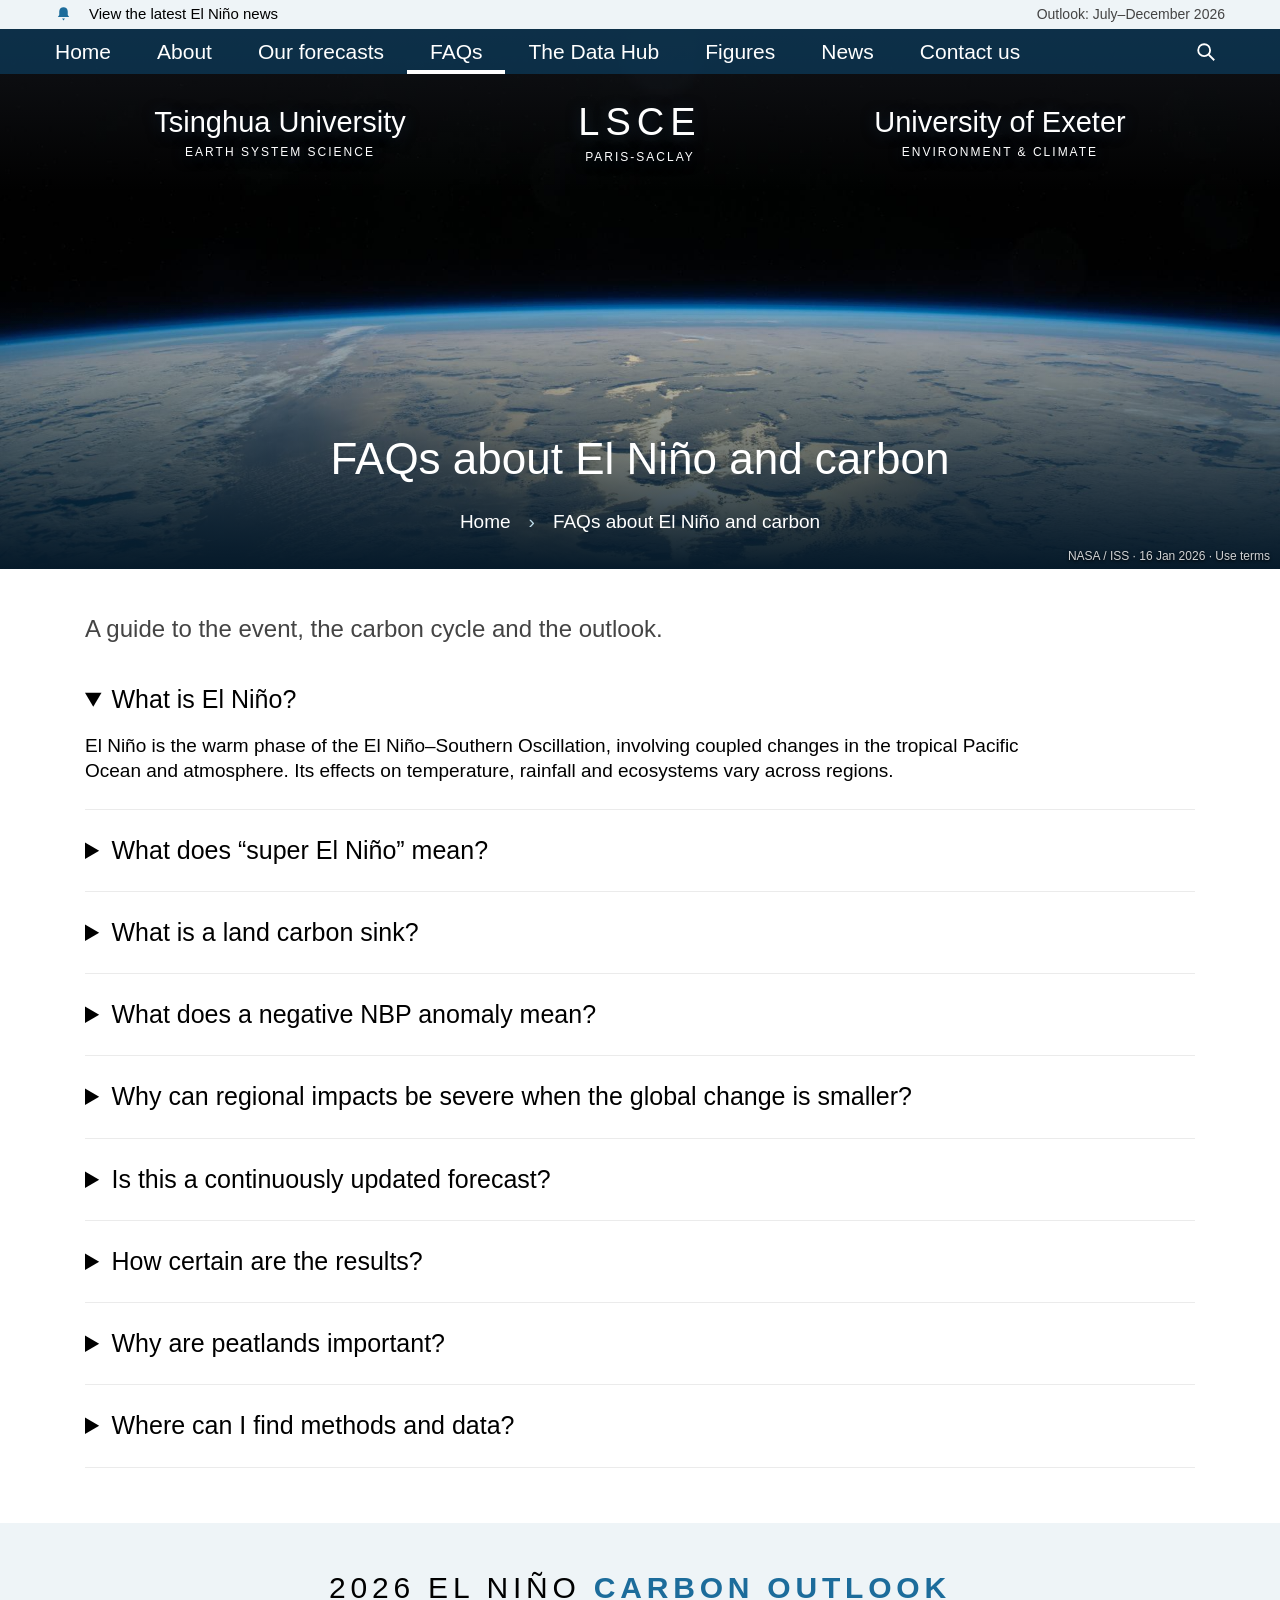
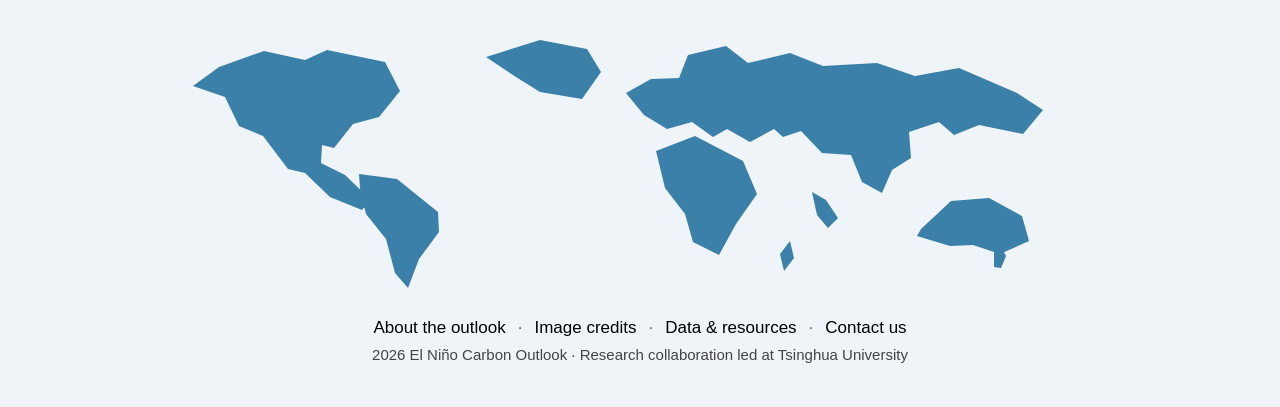
<file: faq.html>
<!doctype html>
<html lang="en"><head><meta charset="utf-8"><meta name="viewport" content="width=device-width,initial-scale=1"><meta name="robots" content="index,follow"><title>FAQs about El Niño and carbon | 2026 El Niño Carbon Outlook</title><meta name="description" content="An outlook for land carbon sinks and fire during the developing 2026 El Niño, with forecasts, data and agency reports."><link rel="icon" href="assets/favicon.svg"><link rel="stylesheet" href="styles.css"><script src="app.js" defer></script></head><body class="page"><a class="skip-link" href="#main">Skip to content</a><div class="top"><div class="container"><a href="context.html"><svg viewBox="0 0 24 24" aria-hidden="true"><path d="M6 9a6 6 0 0 1 12 0v5l2 3H4l2-3zm4 10h4l-2 3z" fill="currentColor"/></svg>View the latest El Niño news</a><span class="date">Outlook: July–December 2026</span></div></div><header class="splash"><figure class="feature"><img src="assets/pacific-earth.jpg" alt="Pacific Ocean west of Chile, photographed from the International Space Station on 16 January 2026" fetchpriority="high"></figure><div class="glass"><nav class="container site-nav" aria-label="Main navigation"><ul><li><a href="index.html" >Home</a></li><li><a href="research.html" >About</a></li><li><a href="forecasts.html">Our forecasts</a></li><li><a href="faq.html" aria-current="page">FAQs</a></li><li><a href="data.html" >The Data Hub</a></li><li><a href="figures.html" >Figures</a></li><li><a href="context.html" >News</a></li><li><a href="contact.html" >Contact us</a></li></ul><button class="search-toggle" aria-label="Search this website"><svg viewBox="0 0 24 24" aria-hidden="true"><circle cx="10" cy="10" r="6.5" fill="none" stroke="currentColor" stroke-width="2"/><path d="m15 15 6 6" stroke="currentColor" stroke-width="2"/></svg></button></nav></div><div class="branding container" aria-label="Research collaboration"><a href="https://www.tsinghua.edu.cn/en/" target="_blank" rel="noopener">Tsinghua University<small>EARTH SYSTEM SCIENCE</small></a><a class="lsce" href="https://www.lsce.ipsl.fr/" target="_blank" rel="noopener">LSCE<small>PARIS-SACLAY</small></a><a href="https://www.exeter.ac.uk/" target="_blank" rel="noopener">University of Exeter<small>ENVIRONMENT &amp; CLIMATE</small></a></div><div class="page-title"><h1>FAQs about El Niño and carbon</h1><ol class="breadcrumbs"><li><a href="index.html">Home</a></li><li>FAQs about El Niño and carbon</li></ol></div><p class="photo-credit"><a href="credits.html#pacific">NASA / ISS · 16 Jan 2026 · Use terms</a></p></header><main id="main"><div class="container content"><p class="lead">A guide to the event, the carbon cycle and the outlook.</p><details class="faq-item" open><summary>What is El Niño?</summary><p>El Niño is the warm phase of the El Niño–Southern Oscillation, involving coupled changes in the tropical Pacific Ocean and atmosphere. Its effects on temperature, rainfall and ecosystems vary across regions.</p></details><details class="faq-item" ><summary>What does “super El Niño” mean?</summary><p>“Super” is widely used in public reporting. WMO notes that it is not a standardized operational category; agency assessments use terms such as “very strong.” The site retains the terminology and date of each original source. See <a href="context.html">agency updates and reporting</a>.</p></details><details class="faq-item" ><summary>What is a land carbon sink?</summary><p>A land carbon sink absorbs more carbon than it releases. Vegetation takes up carbon through photosynthesis, while respiration, fire and other processes return carbon to the atmosphere.</p></details><details class="faq-item" ><summary>What does a negative NBP anomaly mean?</summary><p>It means less net uptake, or greater release, than in the reference period. It does not by itself show that the land has become an absolute net carbon source.</p></details><details class="faq-item" ><summary>Why can regional impacts be severe when the global change is smaller?</summary><p>Losses in one region can be partly offset by increased uptake elsewhere. The <a href="key-results.html">regional outlook</a> therefore highlights both location and timing.</p></details><details class="faq-item" ><summary>Is this a continuously updated forecast?</summary><p>This site presents one event-focused research forecast initialized on 1 June 2026 for July–December 2026. Later agency reports provide dated background; they do not update the simulation ensemble.</p></details><details class="faq-item" ><summary>How certain are the results?</summary><p>The 51 climate members and two vegetation models give a range of possible responses. Their spread does not sample every source of uncertainty. Sign agreement is not a calibrated probability, and ± values should be read with the original figure definitions.</p></details><details class="faq-item" ><summary>Why are peatlands important?</summary><p>Peatlands hold large accumulated carbon stocks. Drying, drainage and ignition can make them vulnerable to persistent fires. The estimated 12.18 million hectares refers to risk-exposed peatland area, not hectares predicted to burn.</p></details><details class="faq-item" ><summary>Where can I find methods and data?</summary><p>See <a href="methods.html">How the outlook is made</a>, <a href="data.html">The Data Hub</a> and <a href="figures.html">Figures and graphs</a>. The research paper and supplement provide the full technical account.</p></details></div></main><footer class="footer"><div class="container"><p class="footer-wordmark">2026 El Niño <b>Carbon Outlook</b></p><svg class="world" viewBox="0 0 980 260" aria-hidden="true"><path d="M69 35l45-16 41 9 22-10 58 12 15 29-21 26-26 7-19 24-12-3-1 18 24 12 26 25-9 10-32-13-25-24-17-4-25-33-24-10-14-29-32-11zm140 107 38 5 41 33 1 20-20 27-11 29-13-15-9-34-20-25-6-26zm127-117 54-17 47 9 14 23-19 27-42-7-24-15zm140 36 25-14 28-1 9-23 38-9 22 17 42-10 33 13 54-3 38 13 44-8 58 25 26 17-20 24-44-9-25 10-15-13-30 10 2 26-19 12-10 23-20-11-11-27-29-2-21-22-18 6-9-8-24 13-23-13-14 8-21-15-25 7-23-14zm30 58 39-15 48 25 14 33-21 30-17 31-26-13-8-28-20-26zm156 41 14 8 12 18-10 10-11-13zm109 37 30-28 38-3 33 18 7 25-29 13-27-9-23 1-33-10zM844 218l7-4 5 10-5 12-7-1zM630 222l10-13 4 17-10 13z"/></svg><div class="foot-lines"><p><a href="research.html">About the outlook</a><span>·</span><a href="credits.html">Image credits</a><span>·</span><a href="data.html">Data &amp; resources</a><span>·</span><a href="contact.html">Contact us</a></p><p class="note">2026 El Niño Carbon Outlook · Research collaboration led at Tsinghua University</p></div></div></footer><button class="to-top" hidden aria-label="Back to top">Top</button><dialog class="search-dialog" aria-label="Search this website"><button class="dialog-close" aria-label="Close search">×</button><div class="search-inner"><label for="site-search">Search this website</label><input id="site-search" type="search" placeholder="Carbon sinks, fire, data…" autocomplete="off"><p class="search-help">Search the outlook, methods, figures and related reports.</p><ul class="search-results" aria-live="polite"></ul></div></dialog><dialog class="figure-dialog" aria-label="Enlarged research figure"><button class="dialog-close" aria-label="Close figure">×</button><h2></h2><div class="dialog-figure"></div><p class="dialog-note"></p></dialog></body></html>
</file>
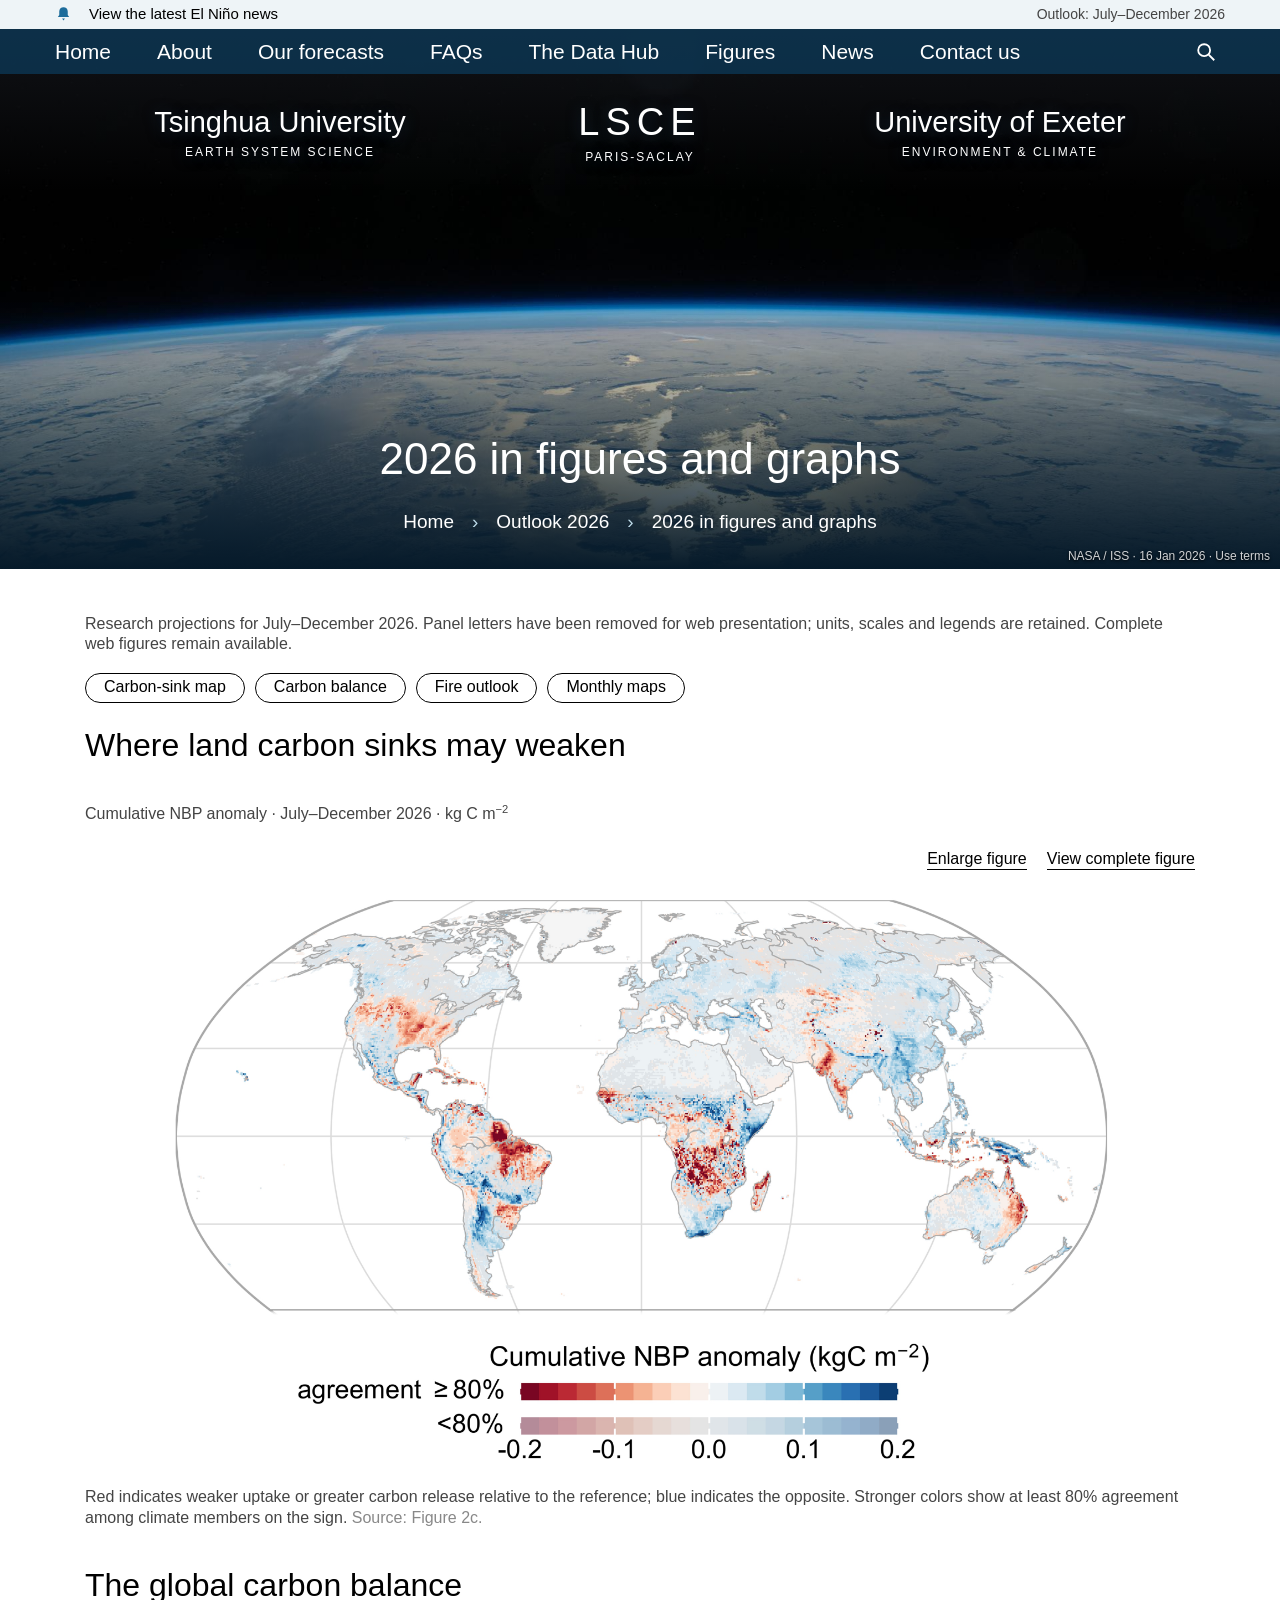
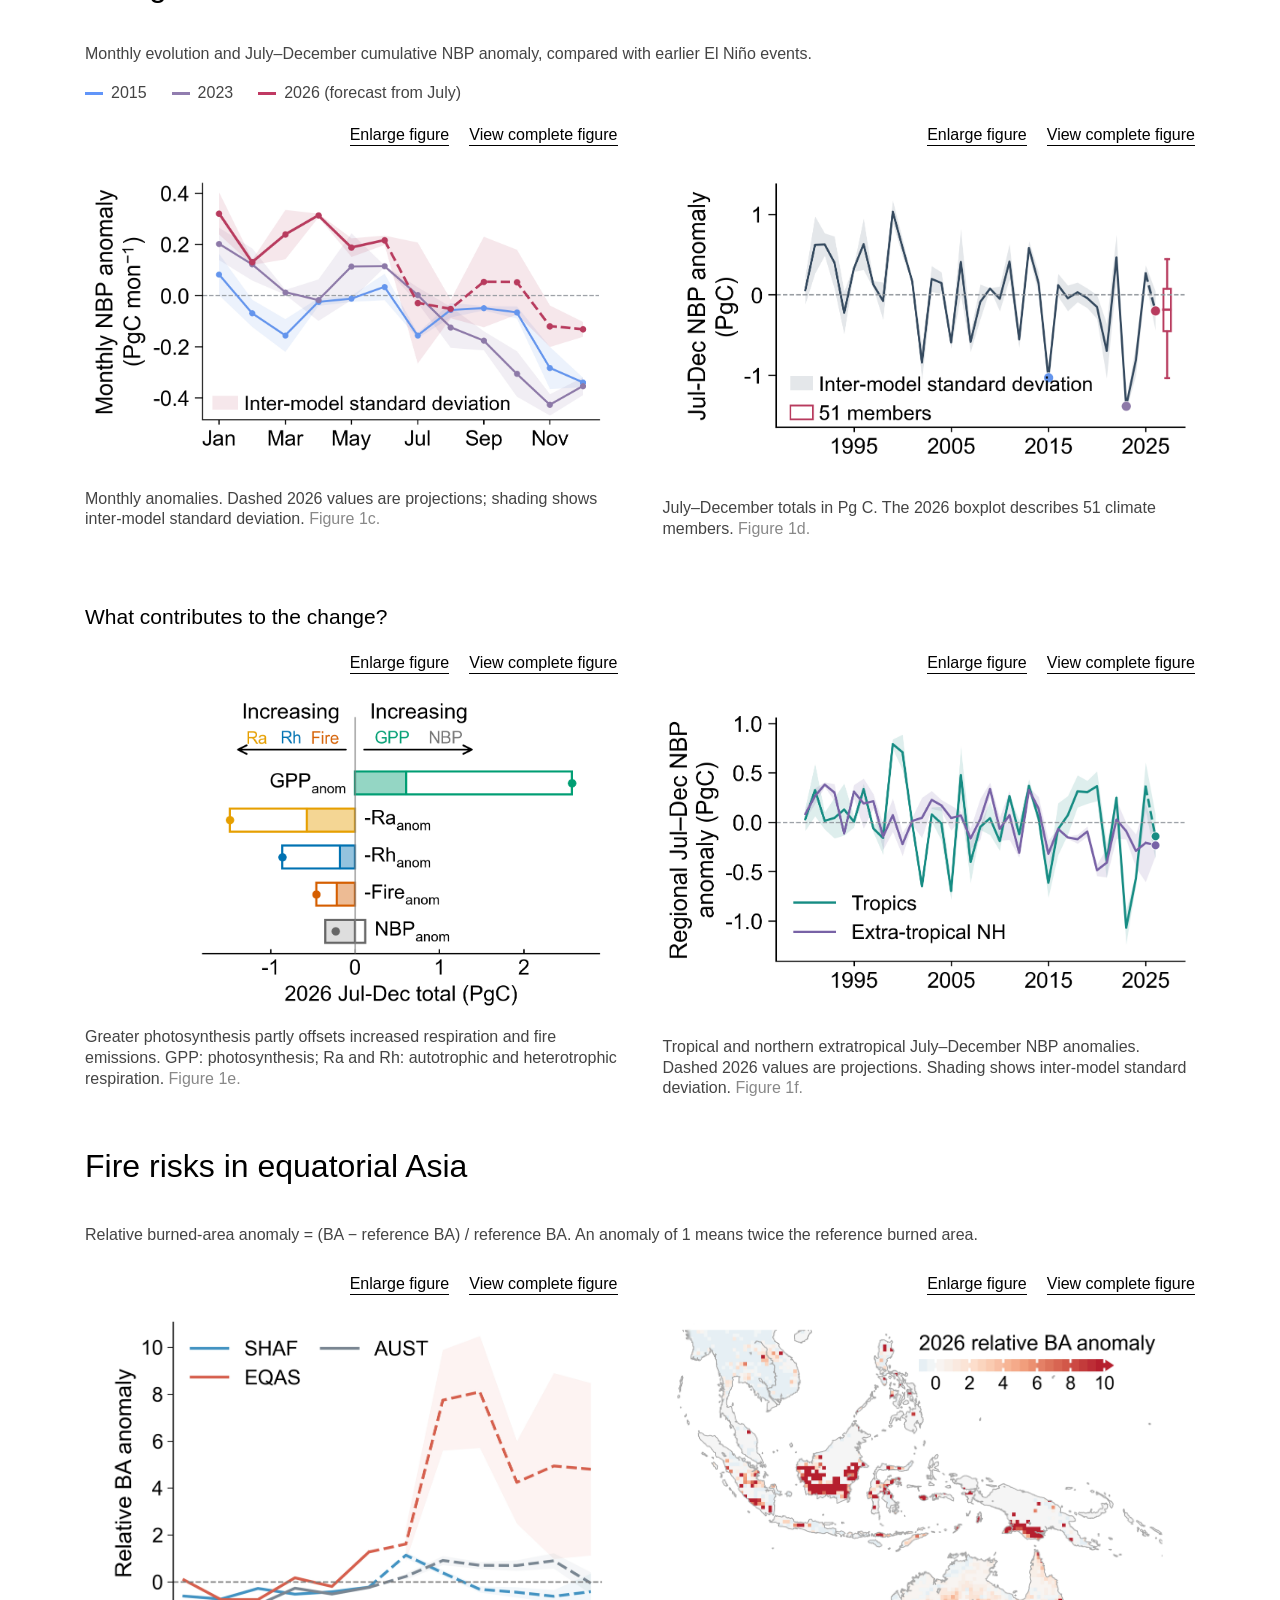
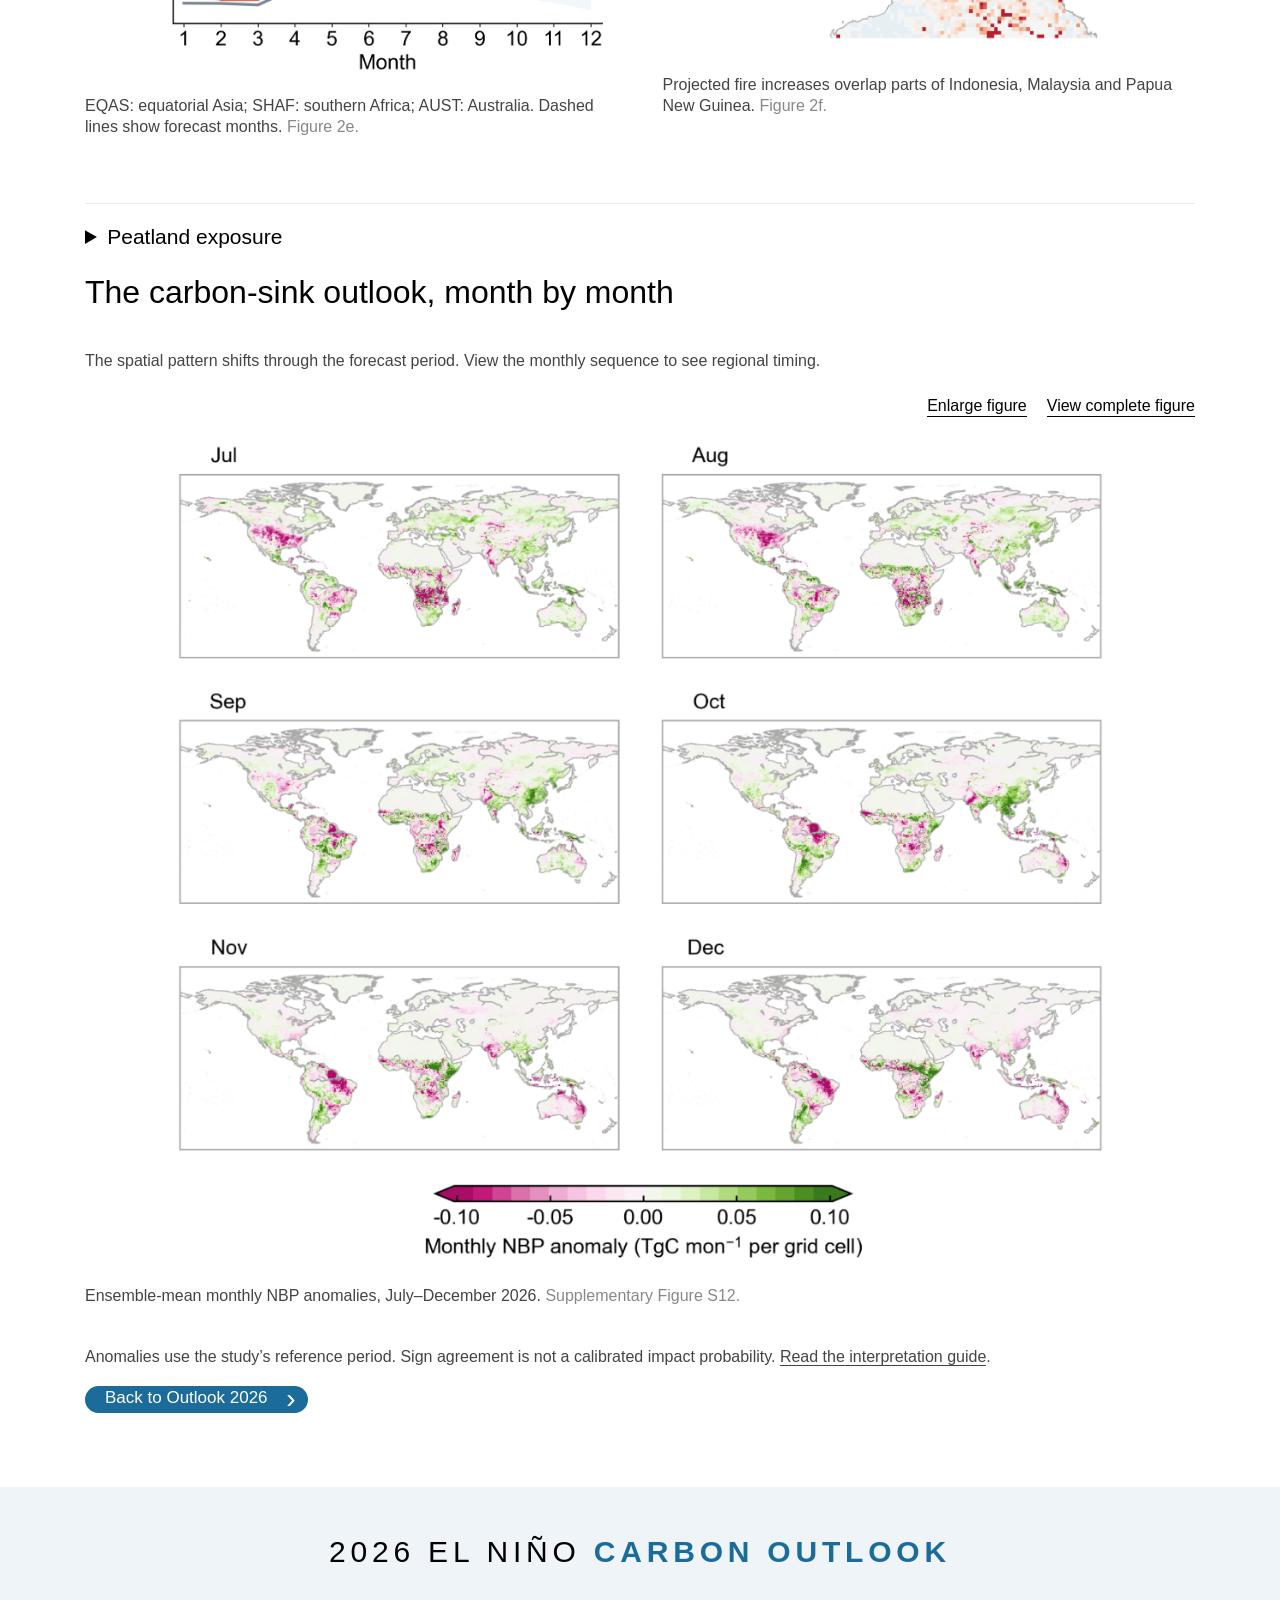
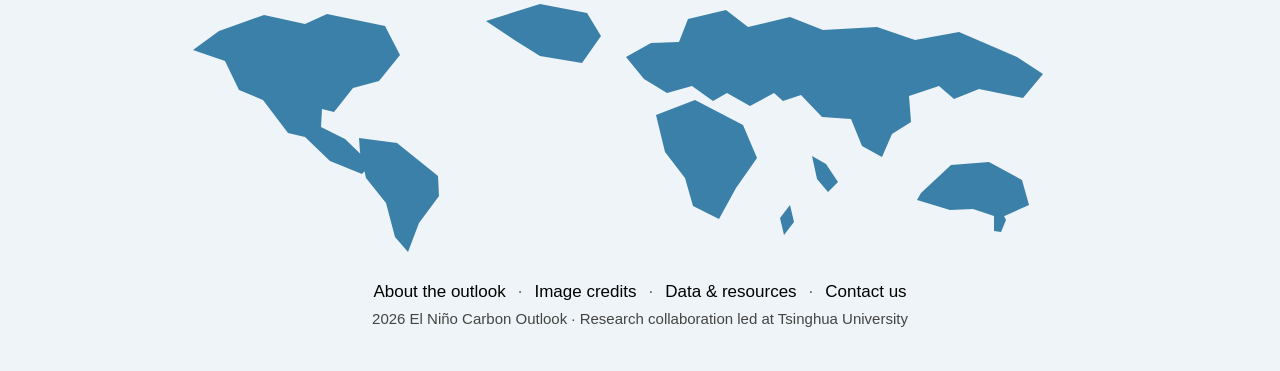
<file: figures.html>
<!doctype html>
<html lang="en"><head><meta charset="utf-8"><meta name="viewport" content="width=device-width,initial-scale=1"><meta name="robots" content="index,follow"><title>2026 in figures and graphs | 2026 El Niño Carbon Outlook</title><meta name="description" content="An outlook for land carbon sinks and fire during the developing 2026 El Niño, with forecasts, data and agency reports."><link rel="icon" href="assets/favicon.svg"><link rel="stylesheet" href="styles.css"><script src="app.js" defer></script></head><body class="page"><a class="skip-link" href="#main">Skip to content</a><div class="top"><div class="container"><a href="context.html"><svg viewBox="0 0 24 24" aria-hidden="true"><path d="M6 9a6 6 0 0 1 12 0v5l2 3H4l2-3zm4 10h4l-2 3z" fill="currentColor"/></svg>View the latest El Niño news</a><span class="date">Outlook: July–December 2026</span></div></div><header class="splash"><figure class="feature"><img src="assets/pacific-earth.jpg" alt="Pacific Ocean west of Chile, photographed from the International Space Station on 16 January 2026" fetchpriority="high"></figure><div class="glass"><nav class="container site-nav" aria-label="Main navigation"><ul><li><a href="index.html" >Home</a></li><li><a href="research.html" >About</a></li><li><a href="forecasts.html">Our forecasts</a></li><li><a href="faq.html" >FAQs</a></li><li><a href="data.html" >The Data Hub</a></li><li><a href="figures.html" >Figures</a></li><li><a href="context.html" >News</a></li><li><a href="contact.html" >Contact us</a></li></ul><button class="search-toggle" aria-label="Search this website"><svg viewBox="0 0 24 24" aria-hidden="true"><circle cx="10" cy="10" r="6.5" fill="none" stroke="currentColor" stroke-width="2"/><path d="m15 15 6 6" stroke="currentColor" stroke-width="2"/></svg></button></nav></div><div class="branding container" aria-label="Research collaboration"><a href="https://www.tsinghua.edu.cn/en/" target="_blank" rel="noopener">Tsinghua University<small>EARTH SYSTEM SCIENCE</small></a><a class="lsce" href="https://www.lsce.ipsl.fr/" target="_blank" rel="noopener">LSCE<small>PARIS-SACLAY</small></a><a href="https://www.exeter.ac.uk/" target="_blank" rel="noopener">University of Exeter<small>ENVIRONMENT &amp; CLIMATE</small></a></div><div class="page-title"><h1>2026 in figures and graphs</h1><ol class="breadcrumbs"><li><a href="index.html">Home</a></li><li><a href="outlook.html">Outlook 2026</a></li><li>2026 in figures and graphs</li></ol></div><p class="photo-credit"><a href="credits.html#pacific">NASA / ISS · 16 Jan 2026 · Use terms</a></p></header><main id="main"><div class="container content"><p class="note">Research projections for July–December 2026. Panel letters have been removed for web presentation; units, scales and legends are retained. Complete web figures remain available.</p><nav class="figure-jump" aria-label="Figure sections"><a href="#map">Carbon-sink map</a><a href="#balance">Carbon balance</a><a href="#fire">Fire outlook</a><a href="#monthly">Monthly maps</a></nav><section id="map"><h2>Where land carbon sinks may weaken</h2><p class="note">Cumulative NBP anomaly · July–December 2026 · kg C m<sup>−2</sup></p><figure class="paper-figure" data-title="Where land carbon sinks may weaken"><div class="figure-tools"><button class="enlarge-figure">Enlarge figure</button><a href="assets/figure-2.png" target="_blank" rel="noopener">View complete figure</a></div><svg viewBox="0 1920 3430 2130" role="img" aria-labelledby="nbp-map-title" xmlns="http://www.w3.org/2000/svg"><title id="nbp-map-title">Projected July–December 2026 cumulative NBP anomalies, including color scale and ensemble agreement legend</title><image href="assets/figure-2.png" width="4834" height="5852"/></svg><figcaption>Red indicates weaker uptake or greater carbon release relative to the reference; blue indicates the opposite. Stronger colors show at least 80% agreement among climate members on the sign. <span class="credit">Source: Figure 2c.</span></figcaption></figure></section><section id="balance"><h2>The global carbon balance</h2><p class="note">Monthly evolution and July–December cumulative NBP anomaly, compared with earlier El Niño events.</p><div class="viz-legend" aria-label="Year colors"><span><i style="background:#6195f9"></i>2015</span><span><i style="background:#917daf"></i>2023</span><span><i style="background:#c03963"></i>2026 (forecast from July)</span></div><div class="figure-pair"><figure class="paper-figure" data-title="Monthly global NBP anomalies"><div class="figure-tools"><button class="enlarge-figure">Enlarge figure</button><a href="assets/figure-1.png" target="_blank" rel="noopener">View complete figure</a></div><svg viewBox="0 855 1460 865" role="img" aria-labelledby="nbp-monthly-title" xmlns="http://www.w3.org/2000/svg"><title id="nbp-monthly-title">Monthly NBP anomalies for 2015, 2023 and the 2026 forecast</title><image href="assets/figure-1.png" width="2909" height="2656"/></svg><figcaption>Monthly anomalies. Dashed 2026 values are projections; shading shows inter-model standard deviation. <span class="credit">Figure 1c.</span></figcaption></figure><figure class="paper-figure" data-title="Cumulative global NBP anomalies"><div class="figure-tools"><button class="enlarge-figure">Enlarge figure</button><a href="assets/figure-1.png" target="_blank" rel="noopener">View complete figure</a></div><svg viewBox="1490 855 1419 865" role="img" aria-labelledby="nbp-total-title" xmlns="http://www.w3.org/2000/svg"><title id="nbp-total-title">Cumulative July–December NBP anomaly with historical values and forecast member spread</title><image href="assets/figure-1.png" width="2909" height="2656"/></svg><figcaption>July–December totals in Pg C. The 2026 boxplot describes 51 climate members. <span class="credit">Figure 1d.</span></figcaption></figure></div><h3>What contributes to the change?</h3><div class="figure-pair"><figure class="paper-figure" data-title="Carbon-balance contributions"><div class="figure-tools"><button class="enlarge-figure">Enlarge figure</button><a href="assets/figure-1.png" target="_blank" rel="noopener">View complete figure</a></div><svg viewBox="0 1760 1460 896" role="img" aria-labelledby="carbon-terms-title" xmlns="http://www.w3.org/2000/svg"><title id="carbon-terms-title">GPP, respiration, fire and NBP contributions to projected cumulative carbon anomaly</title><image href="assets/figure-1.png" width="2909" height="2656"/></svg><figcaption>Greater photosynthesis partly offsets increased respiration and fire emissions. GPP: photosynthesis; Ra and Rh: autotrophic and heterotrophic respiration. <span class="credit">Figure 1e.</span></figcaption></figure><figure class="paper-figure" data-title="Regional cumulative NBP anomalies"><div class="figure-tools"><button class="enlarge-figure">Enlarge figure</button><a href="assets/figure-1.png" target="_blank" rel="noopener">View complete figure</a></div><svg viewBox="1490 1760 1419 896" role="img" aria-labelledby="regional-carbon-title" xmlns="http://www.w3.org/2000/svg"><title id="regional-carbon-title">July–December NBP anomalies in the tropics and northern extratropics</title><image href="assets/figure-1.png" width="2909" height="2656"/></svg><figcaption>Tropical and northern extratropical July–December NBP anomalies. Dashed 2026 values are projections. Shading shows inter-model standard deviation. <span class="credit">Figure 1f.</span></figcaption></figure></div></section><section id="fire"><h2>Fire risks in equatorial Asia</h2><p class="note">Relative burned-area anomaly = (BA − reference BA) / reference BA. An anomaly of 1 means twice the reference burned area.</p><div class="figure-pair"><figure class="paper-figure" data-title="Monthly regional burned-area anomalies"><div class="figure-tools"><button class="enlarge-figure">Enlarge figure</button><a href="assets/figure-2.png" target="_blank" rel="noopener">View complete figure</a></div><svg viewBox="0 4130 2450 1722" role="img" aria-labelledby="fire-monthly-title" xmlns="http://www.w3.org/2000/svg"><title id="fire-monthly-title">Monthly relative burned-area anomalies for southern Africa, equatorial Asia and Australia</title><image href="assets/figure-2.png" width="4834" height="5852"/></svg><figcaption>EQAS: equatorial Asia; SHAF: southern Africa; AUST: Australia. Dashed lines show forecast months. <span class="credit">Figure 2e.</span></figcaption></figure><figure class="paper-figure" data-title="Projected fire hotspots"><div class="figure-tools"><button class="enlarge-figure">Enlarge figure</button><a href="assets/figure-2.png" target="_blank" rel="noopener">View complete figure</a></div><svg viewBox="2570 4140 2264 1500" role="img" aria-labelledby="fire-map-title" xmlns="http://www.w3.org/2000/svg"><title id="fire-map-title">Map of projected relative burned-area anomalies across equatorial Asia and Australia, with original scale</title><image href="assets/figure-2.png" width="4834" height="5852"/></svg><figcaption>Projected fire increases overlap parts of Indonesia, Malaysia and Papua New Guinea. <span class="credit">Figure 2f.</span></figcaption></figure></div><details class="method-more"><summary>Peatland exposure</summary><p>About 12.18 million hectares of tropical forested peatlands overlap elevated fire risk. The mapped area describes exposure, not hectares predicted to burn.</p><figure class="paper-figure" data-title="Peatlands and projected fire anomalies"><div class="figure-tools"><button class="enlarge-figure">Enlarge figure</button><a href="assets/figure-s15.png" target="_blank" rel="noopener">View complete figure</a></div><img src="assets/figure-s15.png" alt="Spatial overlap between peatlands and projected fire anomalies" loading="lazy"><figcaption>Tropical peatlands and burned-area anomalies in equatorial Asia. <span class="credit">Supplementary Figure S15.</span></figcaption></figure></details></section><section id="monthly"><h2>The carbon-sink outlook, month by month</h2><p class="note">The spatial pattern shifts through the forecast period. View the monthly sequence to see regional timing.</p><figure class="paper-figure" data-title="Monthly NBP anomaly maps"><div class="figure-tools"><button class="enlarge-figure">Enlarge figure</button><a href="assets/figure-s12.png" target="_blank" rel="noopener">View complete figure</a></div><img src="assets/figure-s12.png" alt="Six monthly maps of projected NBP anomalies from July to December 2026" loading="lazy"><figcaption>Ensemble-mean monthly NBP anomalies, July–December 2026. <span class="credit">Supplementary Figure S12.</span></figcaption></figure></section><p class="note">Anomalies use the study’s reference period. Sign agreement is not a calibrated impact probability. <a href="faq.html">Read the interpretation guide</a>.</p><p><a class="btn" href="outlook.html">Back to Outlook 2026</a></p></div></main><footer class="footer"><div class="container"><p class="footer-wordmark">2026 El Niño <b>Carbon Outlook</b></p><svg class="world" viewBox="0 0 980 260" aria-hidden="true"><path d="M69 35l45-16 41 9 22-10 58 12 15 29-21 26-26 7-19 24-12-3-1 18 24 12 26 25-9 10-32-13-25-24-17-4-25-33-24-10-14-29-32-11zm140 107 38 5 41 33 1 20-20 27-11 29-13-15-9-34-20-25-6-26zm127-117 54-17 47 9 14 23-19 27-42-7-24-15zm140 36 25-14 28-1 9-23 38-9 22 17 42-10 33 13 54-3 38 13 44-8 58 25 26 17-20 24-44-9-25 10-15-13-30 10 2 26-19 12-10 23-20-11-11-27-29-2-21-22-18 6-9-8-24 13-23-13-14 8-21-15-25 7-23-14zm30 58 39-15 48 25 14 33-21 30-17 31-26-13-8-28-20-26zm156 41 14 8 12 18-10 10-11-13zm109 37 30-28 38-3 33 18 7 25-29 13-27-9-23 1-33-10zM844 218l7-4 5 10-5 12-7-1zM630 222l10-13 4 17-10 13z"/></svg><div class="foot-lines"><p><a href="research.html">About the outlook</a><span>·</span><a href="credits.html">Image credits</a><span>·</span><a href="data.html">Data &amp; resources</a><span>·</span><a href="contact.html">Contact us</a></p><p class="note">2026 El Niño Carbon Outlook · Research collaboration led at Tsinghua University</p></div></div></footer><button class="to-top" hidden aria-label="Back to top">Top</button><dialog class="search-dialog" aria-label="Search this website"><button class="dialog-close" aria-label="Close search">×</button><div class="search-inner"><label for="site-search">Search this website</label><input id="site-search" type="search" placeholder="Carbon sinks, fire, data…" autocomplete="off"><p class="search-help">Search the outlook, methods, figures and related reports.</p><ul class="search-results" aria-live="polite"></ul></div></dialog><dialog class="figure-dialog" aria-label="Enlarged research figure"><button class="dialog-close" aria-label="Close figure">×</button><h2></h2><div class="dialog-figure"></div><p class="dialog-note"></p></dialog></body></html>
</file>
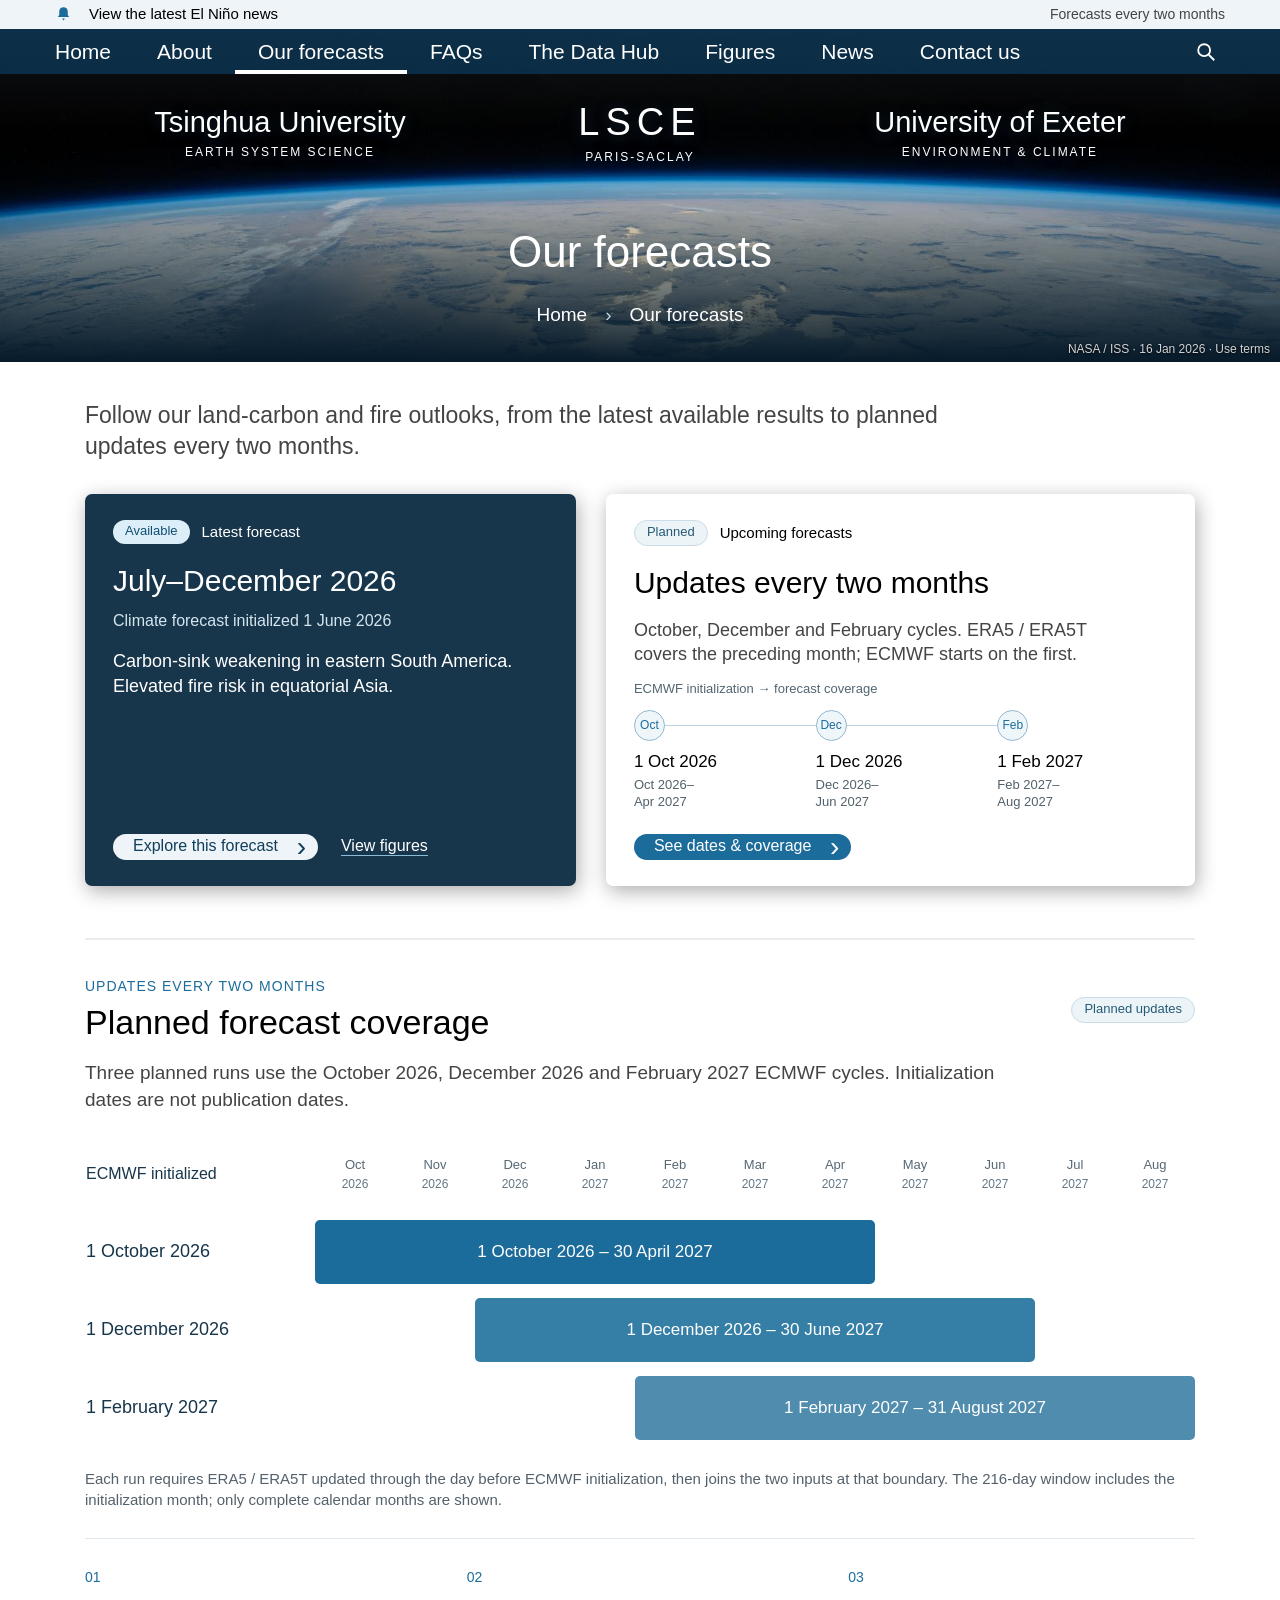
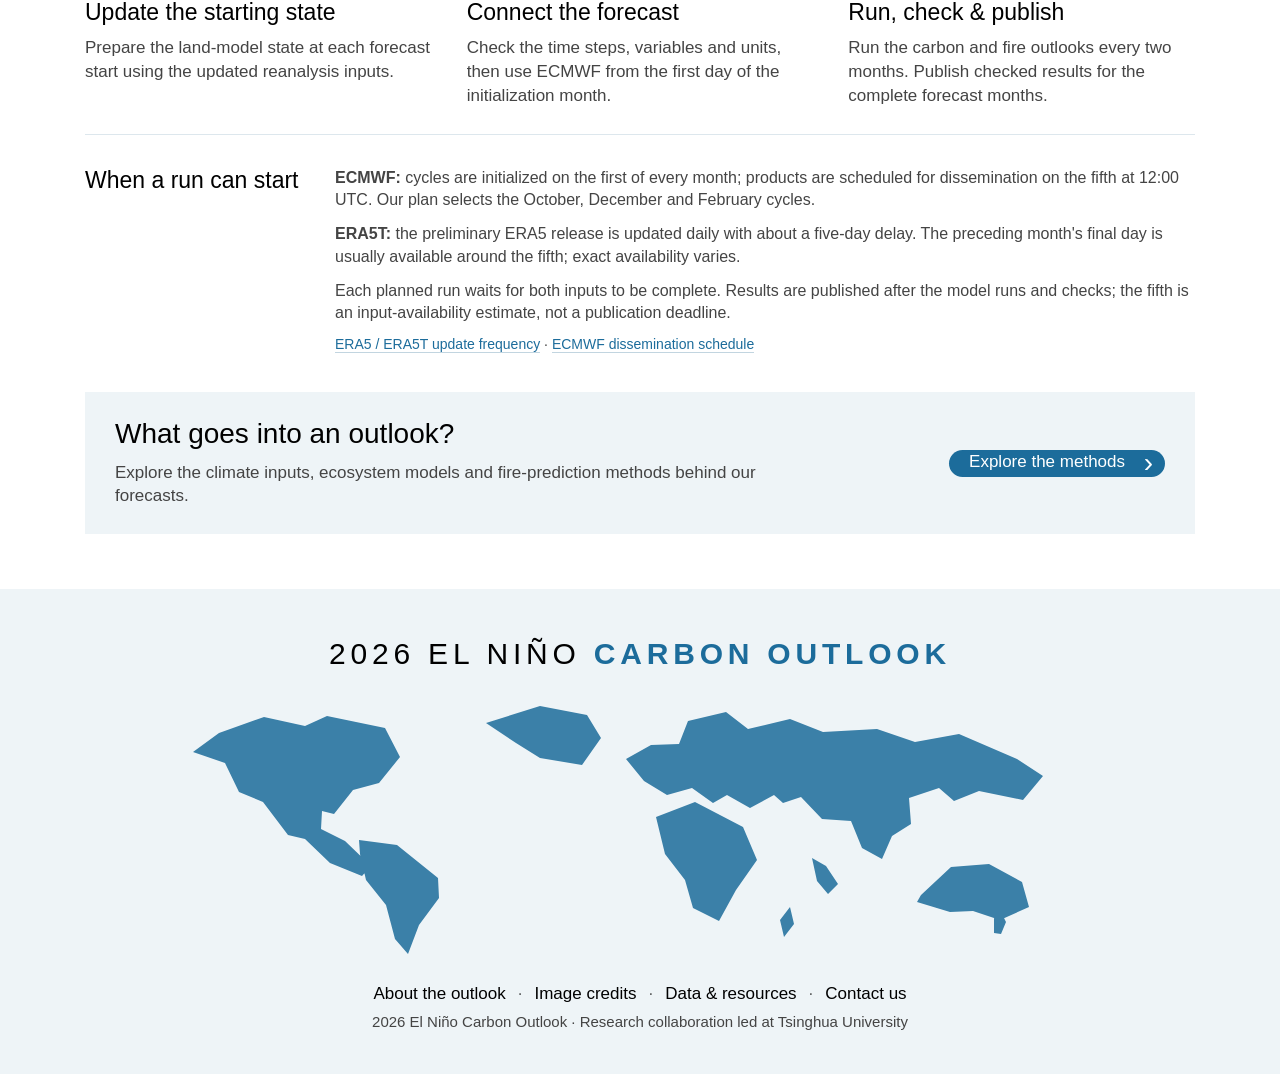
<file: forecasts.html>
<!doctype html>
<html lang="en"><head><meta charset="utf-8"><meta name="viewport" content="width=device-width,initial-scale=1"><meta name="robots" content="index,follow"><title>Our forecasts | 2026 El Niño Carbon Outlook</title><meta name="description" content="Our latest land-carbon and fire-risk forecast, with plans for updates every two months driven by ECMWF seasonal climate forecasts."><link rel="icon" href="assets/favicon.svg"><link rel="stylesheet" href="styles.css"><script src="app.js" defer></script></head><body class="forecast-hub"><a class="skip-link" href="#main">Skip to content</a><div class="top"><div class="container"><a href="context.html"><svg viewBox="0 0 24 24" aria-hidden="true"><path d="M6 9a6 6 0 0 1 12 0v5l2 3H4l2-3zm4 10h4l-2 3z" fill="currentColor"/></svg>View the latest El Niño news</a><span class="date">Forecasts every two months</span></div></div><header class="splash"><figure class="feature"><img src="assets/pacific-earth.jpg" alt="Pacific Ocean west of Chile, photographed from the International Space Station on 16 January 2026" fetchpriority="high"></figure><div class="glass"><nav class="container site-nav" aria-label="Main navigation"><ul><li><a href="index.html" >Home</a></li><li><a href="research.html" >About</a></li><li><a href="forecasts.html" aria-current="page">Our forecasts</a></li><li><a href="faq.html" >FAQs</a></li><li><a href="data.html" >The Data Hub</a></li><li><a href="figures.html" >Figures</a></li><li><a href="context.html" >News</a></li><li><a href="contact.html" >Contact us</a></li></ul><button class="search-toggle" aria-label="Search this website"><svg viewBox="0 0 24 24" aria-hidden="true"><circle cx="10" cy="10" r="6.5" fill="none" stroke="currentColor" stroke-width="2"/><path d="m15 15 6 6" stroke="currentColor" stroke-width="2"/></svg></button></nav></div><div class="branding container" aria-label="Research collaboration"><a href="https://www.tsinghua.edu.cn/en/" target="_blank" rel="noopener">Tsinghua University<small>EARTH SYSTEM SCIENCE</small></a><a class="lsce" href="https://www.lsce.ipsl.fr/" target="_blank" rel="noopener">LSCE<small>PARIS-SACLAY</small></a><a href="https://www.exeter.ac.uk/" target="_blank" rel="noopener">University of Exeter<small>ENVIRONMENT &amp; CLIMATE</small></a></div><div class="page-title"><h1>Our forecasts</h1><ol class="breadcrumbs"><li><a href="index.html">Home</a></li><li>Our forecasts</li></ol></div><p class="photo-credit"><a href="credits.html#pacific">NASA / ISS · 16 Jan 2026 · Use terms</a></p></header>
<main id="main"><div class="container forecast-content">
  <p class="forecast-lead">Follow our land-carbon and fire outlooks, from the latest available results to planned updates every two months.</p>
  
<div class="forecast-pair">
  <article class="card dark forecast-current" aria-labelledby="latest-forecast-title">
    <div class="card-content">
      <p class="forecast-label"><span class="forecast-status available">Available</span> Latest forecast</p>
      <h3 id="latest-forecast-title">July–December 2026</h3>
      <p class="forecast-initial">Climate forecast initialized <time datetime="2026-06-01">1 June 2026</time></p>
      <p class="forecast-summary">Carbon-sink weakening in eastern South America.<br>Elevated fire risk in equatorial Asia.</p>
      <div class="forecast-actions"><a class="btn" href="outlook.html">Explore this forecast</a><a class="forecast-text-link" href="figures.html">View figures</a></div>
    </div>
  </article>
  
<article class="card forecast-planned" aria-labelledby="monthly-plan-title">
  <div class="card-content">
    <p class="forecast-label"><span class="forecast-status planned">Planned</span> Upcoming forecasts</p>
    <h3 id="monthly-plan-title">Updates every two months</h3>
    <p class="forecast-summary">October, December and February cycles. ERA5 / ERA5T covers the preceding month; ECMWF starts on the first.</p>
    <p class="forecast-plan-key">ECMWF initialization → forecast coverage</p>
    <ol class="forecast-cycles" aria-label="Planned initialization dates and forecast coverage">
      <li><span class="cycle-dot">Oct</span><strong><time datetime="2026-10-01">1 Oct 2026</time></strong><span>Oct 2026–<br>Apr 2027</span></li>
      <li><span class="cycle-dot">Dec</span><strong><time datetime="2026-12-01">1 Dec 2026</time></strong><span>Dec 2026–<br>Jun 2027</span></li>
      <li><span class="cycle-dot">Feb</span><strong><time datetime="2027-02-01">1 Feb 2027</time></strong><span>Feb 2027–<br>Aug 2027</span></li>
    </ol>
    <div class="forecast-actions"><a class="btn" href="forecasts.html#update-plan">See dates &amp; coverage</a></div>
  </div>
</article>
</div>
  
<section id="update-plan" class="update-plan" aria-labelledby="update-plan-title">
  <div class="forecast-heading"><div><p class="section-eyebrow">Updates every two months</p><h2 id="update-plan-title">Planned forecast coverage</h2></div><span class="forecast-status planned">Planned updates</span></div>
  <p>Three planned runs use the October 2026, December 2026 and February 2027 ECMWF cycles. Initialization dates are not publication dates.</p>
  <div class="coverage-calendar-wrap">
    <table class="coverage-calendar">
      <caption class="sr-only">Planned land-carbon and fire-risk forecasts every two months: October 2026 through April 2027, December 2026 through June 2027, and February through August 2027. ERA5 / ERA5T must cover the day before each initialization.</caption>
      <thead><tr><th scope="col">ECMWF initialized</th><th scope="col"><span>Oct</span><small>2026</small></th><th scope="col"><span>Nov</span><small>2026</small></th><th scope="col"><span>Dec</span><small>2026</small></th><th scope="col"><span>Jan</span><small>2027</small></th><th scope="col"><span>Feb</span><small>2027</small></th><th scope="col"><span>Mar</span><small>2027</small></th><th scope="col"><span>Apr</span><small>2027</small></th><th scope="col"><span>May</span><small>2027</small></th><th scope="col"><span>Jun</span><small>2027</small></th><th scope="col"><span>Jul</span><small>2027</small></th><th scope="col"><span>Aug</span><small>2027</small></th></tr></thead>
      <tbody><tr>
<th scope="row"><strong><time datetime="2026-10-01">1 October 2026</time></strong></th>

<td colspan="7" class="coverage-window coverage-tone-1"><time datetime="2026-10-01">1 October 2026</time><span aria-hidden="true"> – </span><time datetime="2027-04-30">30 April 2027</time></td>
<td colspan="4" class="coverage-empty"><span class="sr-only">After this forecast period</span></td>
</tr>
<tr>
<th scope="row"><strong><time datetime="2026-12-01">1 December 2026</time></strong></th>
<td colspan="2" class="coverage-empty"><span class="sr-only">Before this forecast period</span></td>
<td colspan="7" class="coverage-window coverage-tone-2"><time datetime="2026-12-01">1 December 2026</time><span aria-hidden="true"> – </span><time datetime="2027-06-30">30 June 2027</time></td>
<td colspan="2" class="coverage-empty"><span class="sr-only">After this forecast period</span></td>
</tr>
<tr>
<th scope="row"><strong><time datetime="2027-02-01">1 February 2027</time></strong></th>
<td colspan="4" class="coverage-empty"><span class="sr-only">Before this forecast period</span></td>
<td colspan="7" class="coverage-window coverage-tone-3"><time datetime="2027-02-01">1 February 2027</time><span aria-hidden="true"> – </span><time datetime="2027-08-31">31 August 2027</time></td>

</tr></tbody>
    </table>
  </div>
  <p class="coverage-note">Each run requires ERA5 / ERA5T updated through the day before ECMWF initialization, then joins the two inputs at that boundary. The 216-day window includes the initialization month; only complete calendar months are shown.</p>
  <div class="update-workflow" aria-label="Forecast workflow for runs every two months">
    <div><span class="workflow-number">01</span><h3>Update the starting state</h3><p>Prepare the land-model state at each forecast start using the updated reanalysis inputs.</p></div>
    <div><span class="workflow-number">02</span><h3>Connect the forecast</h3><p>Check the time steps, variables and units, then use ECMWF from the first day of the initialization month.</p></div>
    <div><span class="workflow-number">03</span><h3>Run, check &amp; publish</h3><p>Run the carbon and fire outlooks every two months. Publish checked results for the complete forecast months.</p></div>
  </div>
  <div class="forecast-timing">
    <h3>When a run can start</h3>
    <div><p><strong>ECMWF:</strong> cycles are initialized on the first of every month; products are scheduled for dissemination on the fifth at 12:00 UTC. Our plan selects the October, December and February cycles.</p><p><strong>ERA5T:</strong> the preliminary ERA5 release is updated daily with about a five-day delay. The preceding month's final day is usually available around the fifth; exact availability varies.</p><p>Each planned run waits for both inputs to be complete. Results are published after the model runs and checks; the fifth is an input-availability estimate, not a publication deadline.</p></div>
    <p class="timing-sources"><a href="https://confluence.ecmwf.int/spaces/CKB/pages/76414402/ERA5+data+documentation" target="_blank" rel="noopener">ERA5 / ERA5T update frequency</a><span aria-hidden="true"> · </span><a href="https://confluence.ecmwf.int/spaces/DAC/pages/272310483/Dissemination+schedule" target="_blank" rel="noopener">ECMWF dissemination schedule</a></p>
  </div>
</section>
  <section class="forecast-followup" aria-labelledby="forecast-methods-title"><div><h2 id="forecast-methods-title">What goes into an outlook?</h2><p>Explore the climate inputs, ecosystem models and fire-prediction methods behind our forecasts.</p></div><a class="btn" href="methods.html">Explore the methods</a></section>
</div></main><footer class="footer"><div class="container"><p class="footer-wordmark">2026 El Niño <b>Carbon Outlook</b></p><svg class="world" viewBox="0 0 980 260" aria-hidden="true"><path d="M69 35l45-16 41 9 22-10 58 12 15 29-21 26-26 7-19 24-12-3-1 18 24 12 26 25-9 10-32-13-25-24-17-4-25-33-24-10-14-29-32-11zm140 107 38 5 41 33 1 20-20 27-11 29-13-15-9-34-20-25-6-26zm127-117 54-17 47 9 14 23-19 27-42-7-24-15zm140 36 25-14 28-1 9-23 38-9 22 17 42-10 33 13 54-3 38 13 44-8 58 25 26 17-20 24-44-9-25 10-15-13-30 10 2 26-19 12-10 23-20-11-11-27-29-2-21-22-18 6-9-8-24 13-23-13-14 8-21-15-25 7-23-14zm30 58 39-15 48 25 14 33-21 30-17 31-26-13-8-28-20-26zm156 41 14 8 12 18-10 10-11-13zm109 37 30-28 38-3 33 18 7 25-29 13-27-9-23 1-33-10zM844 218l7-4 5 10-5 12-7-1zM630 222l10-13 4 17-10 13z"/></svg><div class="foot-lines"><p><a href="research.html">About the outlook</a><span>·</span><a href="credits.html">Image credits</a><span>·</span><a href="data.html">Data &amp; resources</a><span>·</span><a href="contact.html">Contact us</a></p><p class="note">2026 El Niño Carbon Outlook · Research collaboration led at Tsinghua University</p></div></div></footer><button class="to-top" hidden aria-label="Back to top">Top</button><dialog class="search-dialog" aria-label="Search this website"><button class="dialog-close" aria-label="Close search">×</button><div class="search-inner"><label for="site-search">Search this website</label><input id="site-search" type="search" placeholder="Carbon sinks, fire, data…" autocomplete="off"><p class="search-help">Search the outlook, methods, figures and related reports.</p><ul class="search-results" aria-live="polite"></ul></div></dialog><dialog class="figure-dialog" aria-label="Enlarged research figure"><button class="dialog-close" aria-label="Close figure">×</button><h2></h2><div class="dialog-figure"></div><p class="dialog-note"></p></dialog></body></html>
</file>
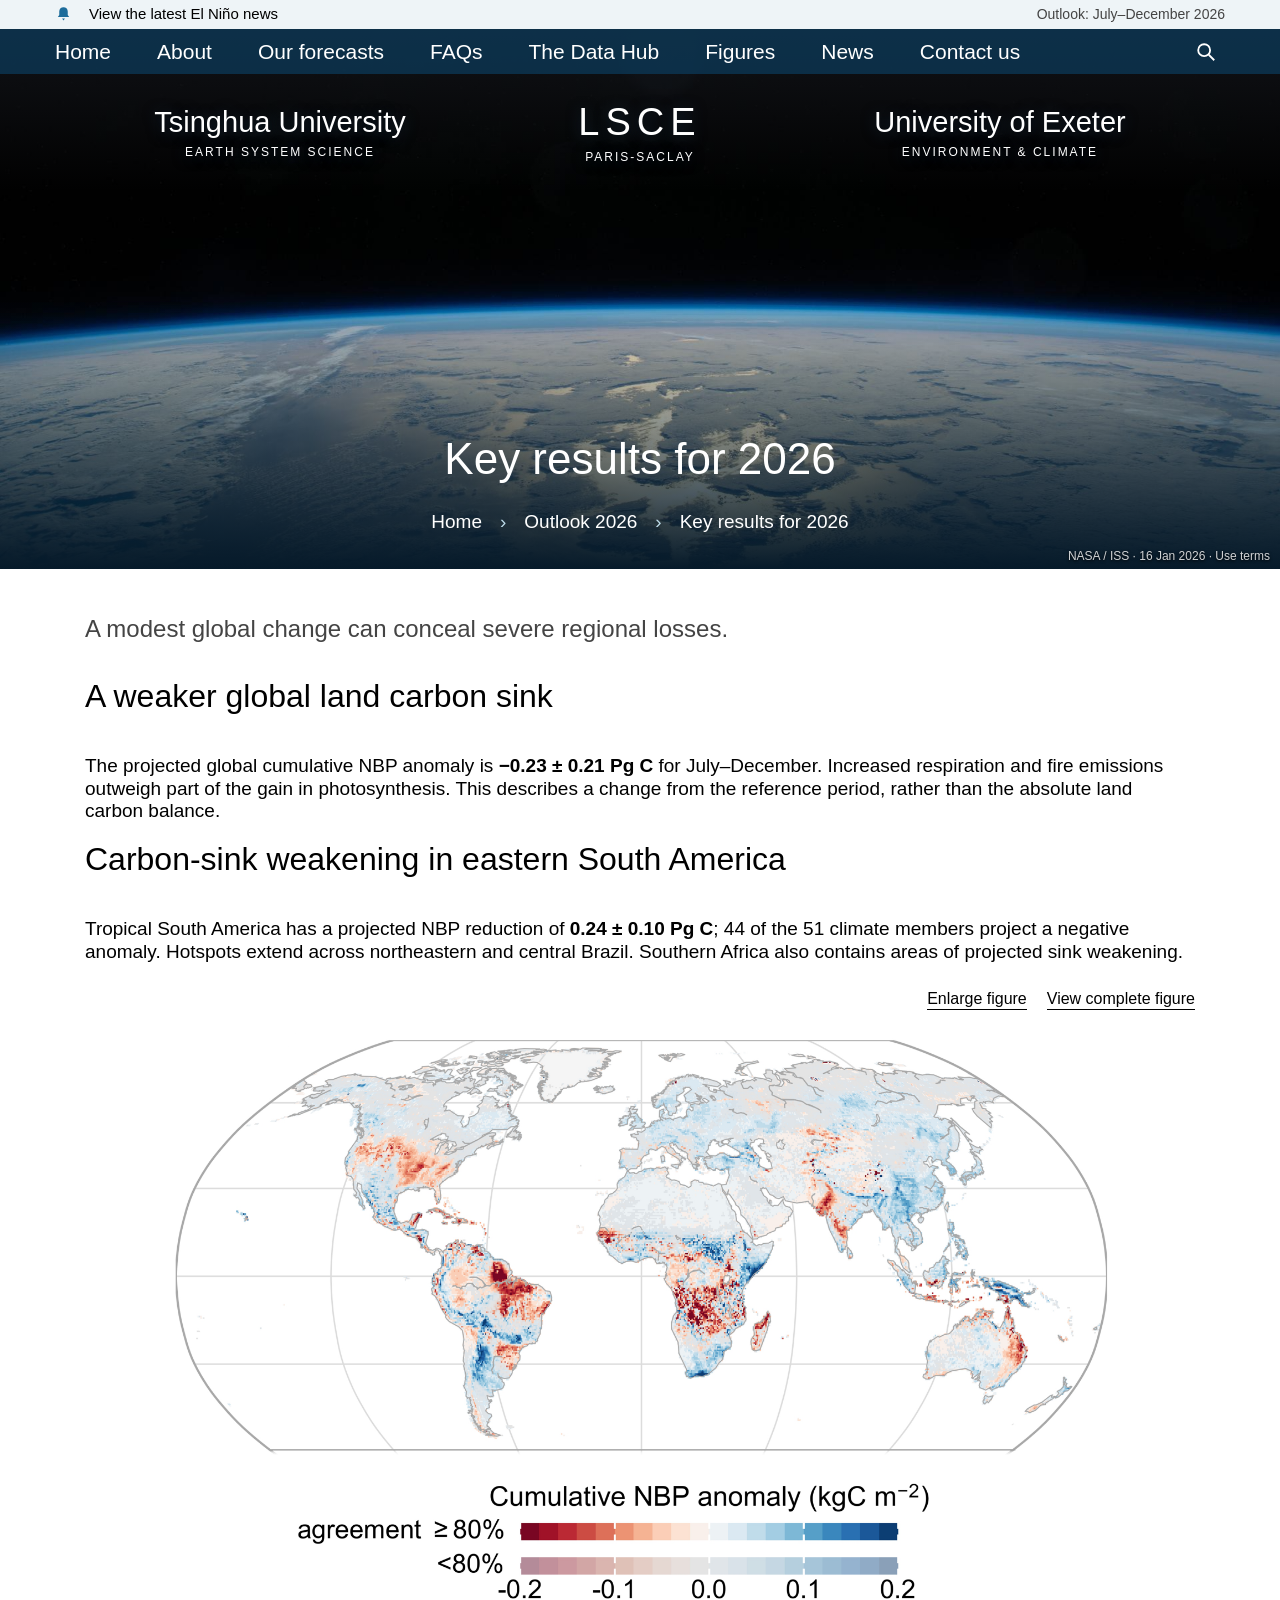
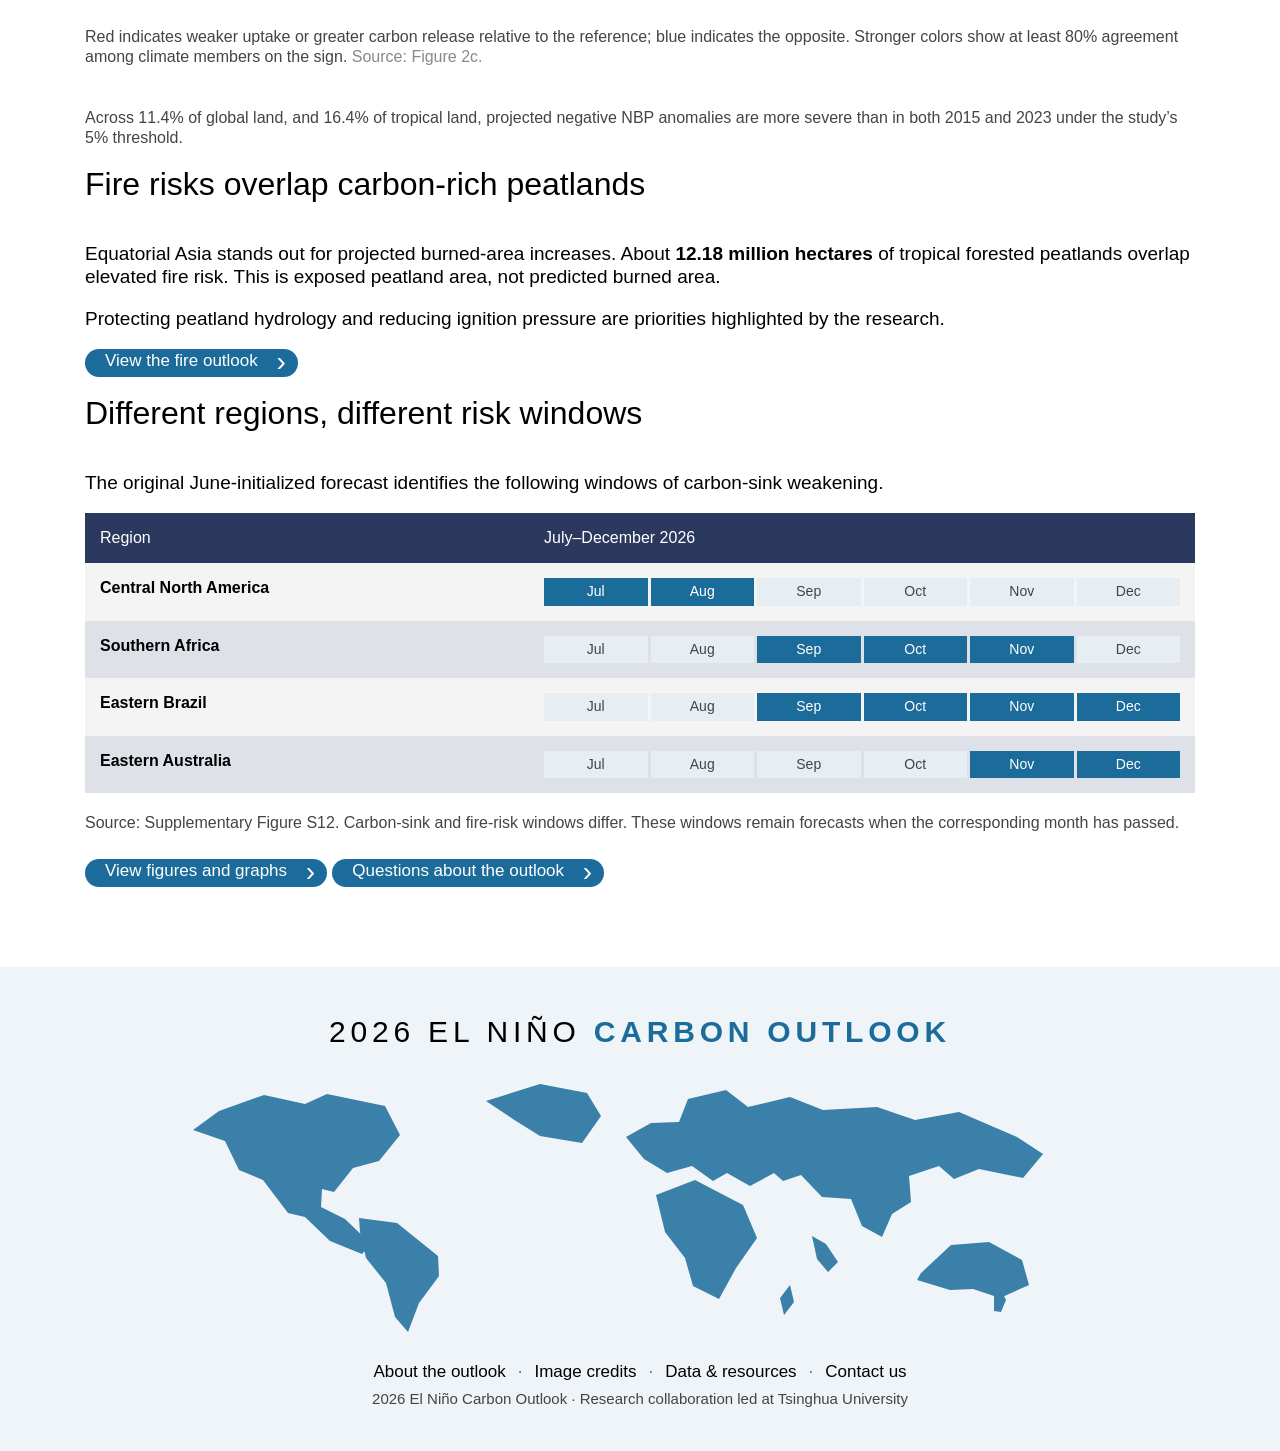
<file: key-results.html>
<!doctype html>
<html lang="en"><head><meta charset="utf-8"><meta name="viewport" content="width=device-width,initial-scale=1"><meta name="robots" content="index,follow"><title>Key results for 2026 | 2026 El Niño Carbon Outlook</title><meta name="description" content="An outlook for land carbon sinks and fire during the developing 2026 El Niño, with forecasts, data and agency reports."><link rel="icon" href="assets/favicon.svg"><link rel="stylesheet" href="styles.css"><script src="app.js" defer></script></head><body class="page"><a class="skip-link" href="#main">Skip to content</a><div class="top"><div class="container"><a href="context.html"><svg viewBox="0 0 24 24" aria-hidden="true"><path d="M6 9a6 6 0 0 1 12 0v5l2 3H4l2-3zm4 10h4l-2 3z" fill="currentColor"/></svg>View the latest El Niño news</a><span class="date">Outlook: July–December 2026</span></div></div><header class="splash"><figure class="feature"><img src="assets/pacific-earth.jpg" alt="Pacific Ocean west of Chile, photographed from the International Space Station on 16 January 2026" fetchpriority="high"></figure><div class="glass"><nav class="container site-nav" aria-label="Main navigation"><ul><li><a href="index.html" >Home</a></li><li><a href="research.html" >About</a></li><li><a href="forecasts.html">Our forecasts</a></li><li><a href="faq.html" >FAQs</a></li><li><a href="data.html" >The Data Hub</a></li><li><a href="figures.html" >Figures</a></li><li><a href="context.html" >News</a></li><li><a href="contact.html" >Contact us</a></li></ul><button class="search-toggle" aria-label="Search this website"><svg viewBox="0 0 24 24" aria-hidden="true"><circle cx="10" cy="10" r="6.5" fill="none" stroke="currentColor" stroke-width="2"/><path d="m15 15 6 6" stroke="currentColor" stroke-width="2"/></svg></button></nav></div><div class="branding container" aria-label="Research collaboration"><a href="https://www.tsinghua.edu.cn/en/" target="_blank" rel="noopener">Tsinghua University<small>EARTH SYSTEM SCIENCE</small></a><a class="lsce" href="https://www.lsce.ipsl.fr/" target="_blank" rel="noopener">LSCE<small>PARIS-SACLAY</small></a><a href="https://www.exeter.ac.uk/" target="_blank" rel="noopener">University of Exeter<small>ENVIRONMENT &amp; CLIMATE</small></a></div><div class="page-title"><h1>Key results for 2026</h1><ol class="breadcrumbs"><li><a href="index.html">Home</a></li><li><a href="outlook.html">Outlook 2026</a></li><li>Key results for 2026</li></ol></div><p class="photo-credit"><a href="credits.html#pacific">NASA / ISS · 16 Jan 2026 · Use terms</a></p></header><main id="main"><div class="container content"><p class="lead">A modest global change can conceal severe regional losses.</p><section id="global"><h2>A weaker global land carbon sink</h2><p>The projected global cumulative NBP anomaly is <strong>−0.23 ± 0.21 Pg C</strong> for July–December. Increased respiration and fire emissions outweigh part of the gain in photosynthesis. This describes a change from the reference period, rather than the absolute land carbon balance.</p></section><section id="land"><h2>Carbon-sink weakening in eastern South America</h2><p>Tropical South America has a projected NBP reduction of <strong>0.24 ± 0.10 Pg C</strong>; 44 of the 51 climate members project a negative anomaly. Hotspots extend across northeastern and central Brazil. Southern Africa also contains areas of projected sink weakening.</p><figure class="paper-figure" data-title="Where land carbon sinks may weaken"><div class="figure-tools"><button class="enlarge-figure">Enlarge figure</button><a href="assets/figure-2.png" target="_blank" rel="noopener">View complete figure</a></div><svg viewBox="0 1920 3430 2130" role="img" aria-labelledby="nbp-map-title" xmlns="http://www.w3.org/2000/svg"><title id="nbp-map-title">Projected July–December 2026 cumulative NBP anomalies, including color scale and ensemble agreement legend</title><image href="assets/figure-2.png" width="4834" height="5852"/></svg><figcaption>Red indicates weaker uptake or greater carbon release relative to the reference; blue indicates the opposite. Stronger colors show at least 80% agreement among climate members on the sign. <span class="credit">Source: Figure 2c.</span></figcaption></figure><p class="note">Across 11.4% of global land, and 16.4% of tropical land, projected negative NBP anomalies are more severe than in both 2015 and 2023 under the study’s 5% threshold.</p></section><section id="fire"><h2>Fire risks overlap carbon-rich peatlands</h2><p>Equatorial Asia stands out for projected burned-area increases. About <strong>12.18 million hectares</strong> of tropical forested peatlands overlap elevated fire risk. This is exposed peatland area, not predicted burned area.</p><p>Protecting peatland hydrology and reducing ignition pressure are priorities highlighted by the research.</p><p><a class="btn" href="figures.html#fire">View the fire outlook</a></p></section><section id="windows"><h2>Different regions, different risk windows</h2><p>The original June-initialized forecast identifies the following windows of carbon-sink weakening.</p><table class="window-table"><thead><tr><th scope="col">Region</th><th scope="col">July–December 2026</th></tr></thead><tbody><tr><th scope="row">Central North America</th><td><div class="window-bar"><span class="active">Jul<span class="sr-only">: projected risk window</span></span><span class="active">Aug<span class="sr-only">: projected risk window</span></span><span class="">Sep</span><span class="">Oct</span><span class="">Nov</span><span class="">Dec</span></div></td></tr><tr><th scope="row">Southern Africa</th><td><div class="window-bar"><span class="">Jul</span><span class="">Aug</span><span class="active">Sep<span class="sr-only">: projected risk window</span></span><span class="active">Oct<span class="sr-only">: projected risk window</span></span><span class="active">Nov<span class="sr-only">: projected risk window</span></span><span class="">Dec</span></div></td></tr><tr><th scope="row">Eastern Brazil</th><td><div class="window-bar"><span class="">Jul</span><span class="">Aug</span><span class="active">Sep<span class="sr-only">: projected risk window</span></span><span class="active">Oct<span class="sr-only">: projected risk window</span></span><span class="active">Nov<span class="sr-only">: projected risk window</span></span><span class="active">Dec<span class="sr-only">: projected risk window</span></span></div></td></tr><tr><th scope="row">Eastern Australia</th><td><div class="window-bar"><span class="">Jul</span><span class="">Aug</span><span class="">Sep</span><span class="">Oct</span><span class="active">Nov<span class="sr-only">: projected risk window</span></span><span class="active">Dec<span class="sr-only">: projected risk window</span></span></div></td></tr></tbody></table><p class="note">Source: Supplementary Figure S12. Carbon-sink and fire-risk windows differ. These windows remain forecasts when the corresponding month has passed.</p></section><div class="plain-links"><a class="btn" href="figures.html">View figures and graphs</a> <a class="btn" href="faq.html">Questions about the outlook</a></div></div></main><footer class="footer"><div class="container"><p class="footer-wordmark">2026 El Niño <b>Carbon Outlook</b></p><svg class="world" viewBox="0 0 980 260" aria-hidden="true"><path d="M69 35l45-16 41 9 22-10 58 12 15 29-21 26-26 7-19 24-12-3-1 18 24 12 26 25-9 10-32-13-25-24-17-4-25-33-24-10-14-29-32-11zm140 107 38 5 41 33 1 20-20 27-11 29-13-15-9-34-20-25-6-26zm127-117 54-17 47 9 14 23-19 27-42-7-24-15zm140 36 25-14 28-1 9-23 38-9 22 17 42-10 33 13 54-3 38 13 44-8 58 25 26 17-20 24-44-9-25 10-15-13-30 10 2 26-19 12-10 23-20-11-11-27-29-2-21-22-18 6-9-8-24 13-23-13-14 8-21-15-25 7-23-14zm30 58 39-15 48 25 14 33-21 30-17 31-26-13-8-28-20-26zm156 41 14 8 12 18-10 10-11-13zm109 37 30-28 38-3 33 18 7 25-29 13-27-9-23 1-33-10zM844 218l7-4 5 10-5 12-7-1zM630 222l10-13 4 17-10 13z"/></svg><div class="foot-lines"><p><a href="research.html">About the outlook</a><span>·</span><a href="credits.html">Image credits</a><span>·</span><a href="data.html">Data &amp; resources</a><span>·</span><a href="contact.html">Contact us</a></p><p class="note">2026 El Niño Carbon Outlook · Research collaboration led at Tsinghua University</p></div></div></footer><button class="to-top" hidden aria-label="Back to top">Top</button><dialog class="search-dialog" aria-label="Search this website"><button class="dialog-close" aria-label="Close search">×</button><div class="search-inner"><label for="site-search">Search this website</label><input id="site-search" type="search" placeholder="Carbon sinks, fire, data…" autocomplete="off"><p class="search-help">Search the outlook, methods, figures and related reports.</p><ul class="search-results" aria-live="polite"></ul></div></dialog><dialog class="figure-dialog" aria-label="Enlarged research figure"><button class="dialog-close" aria-label="Close figure">×</button><h2></h2><div class="dialog-figure"></div><p class="dialog-note"></p></dialog></body></html>
</file>
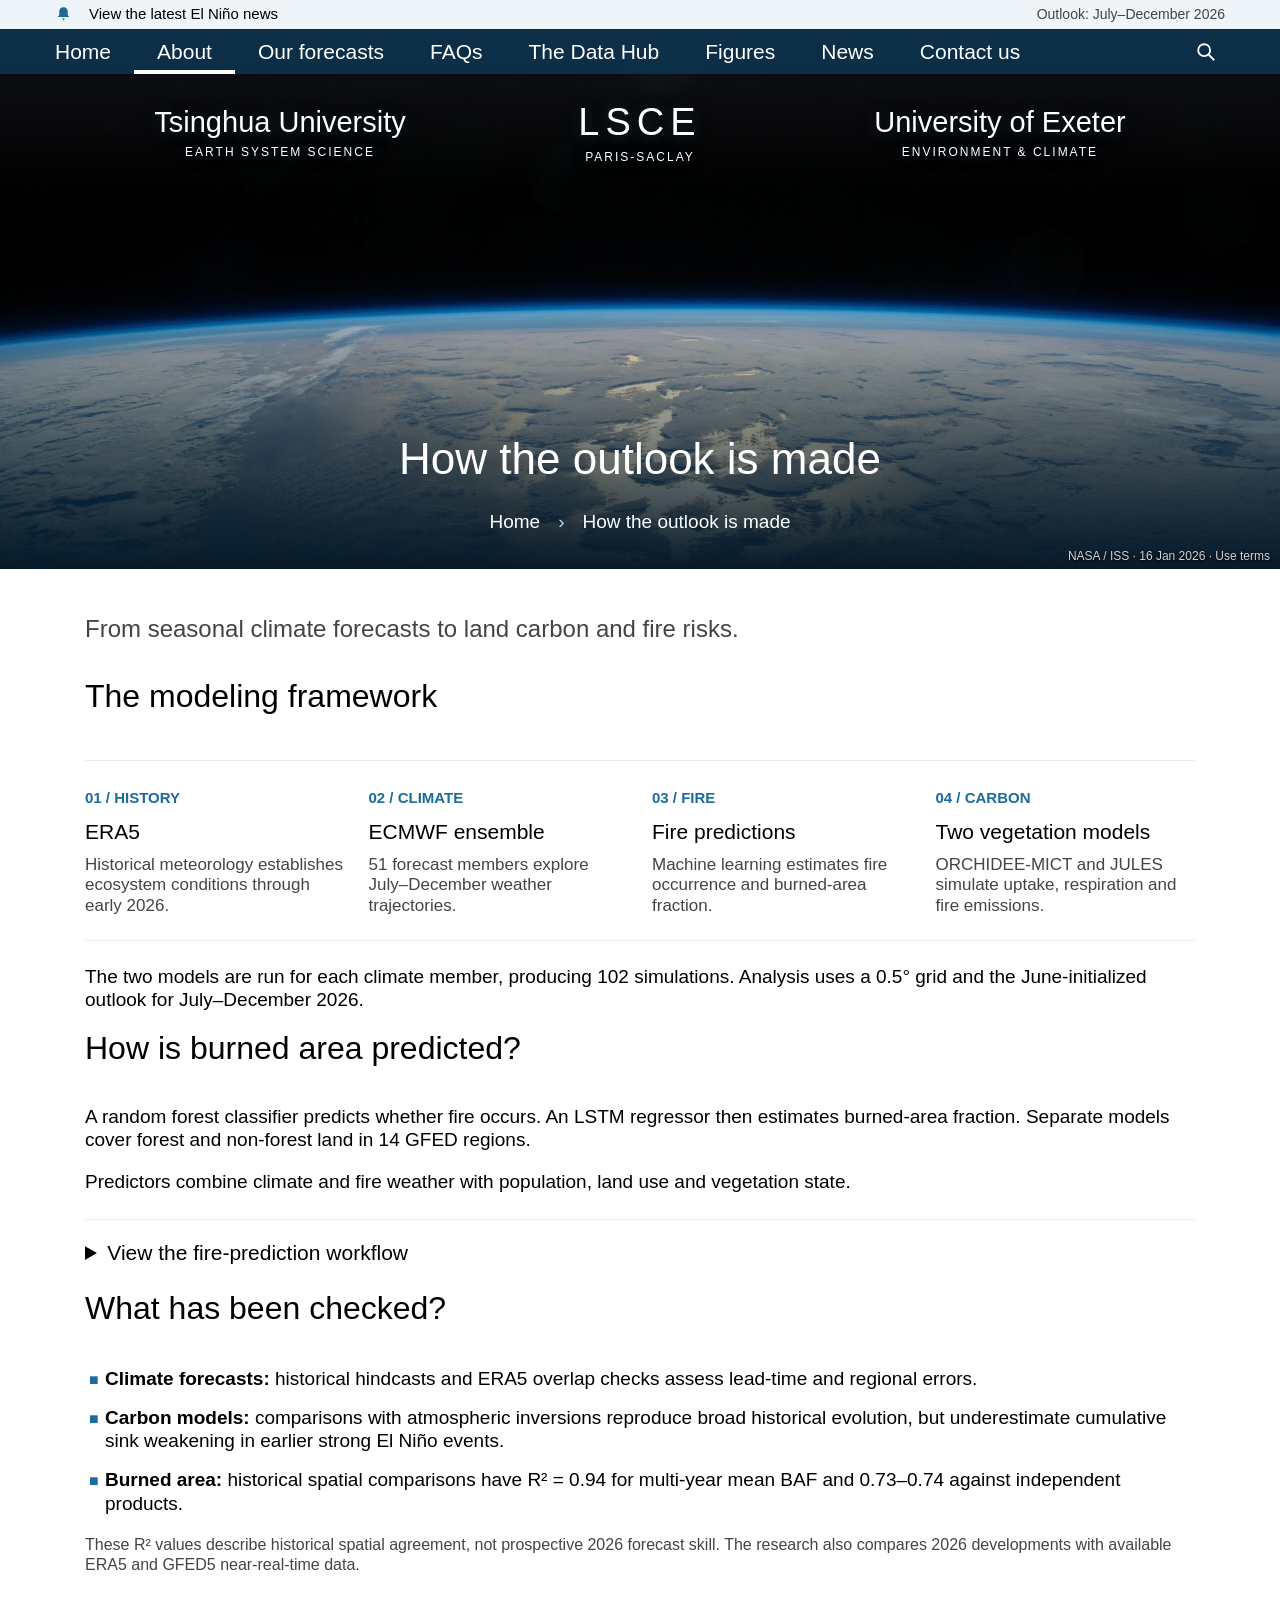
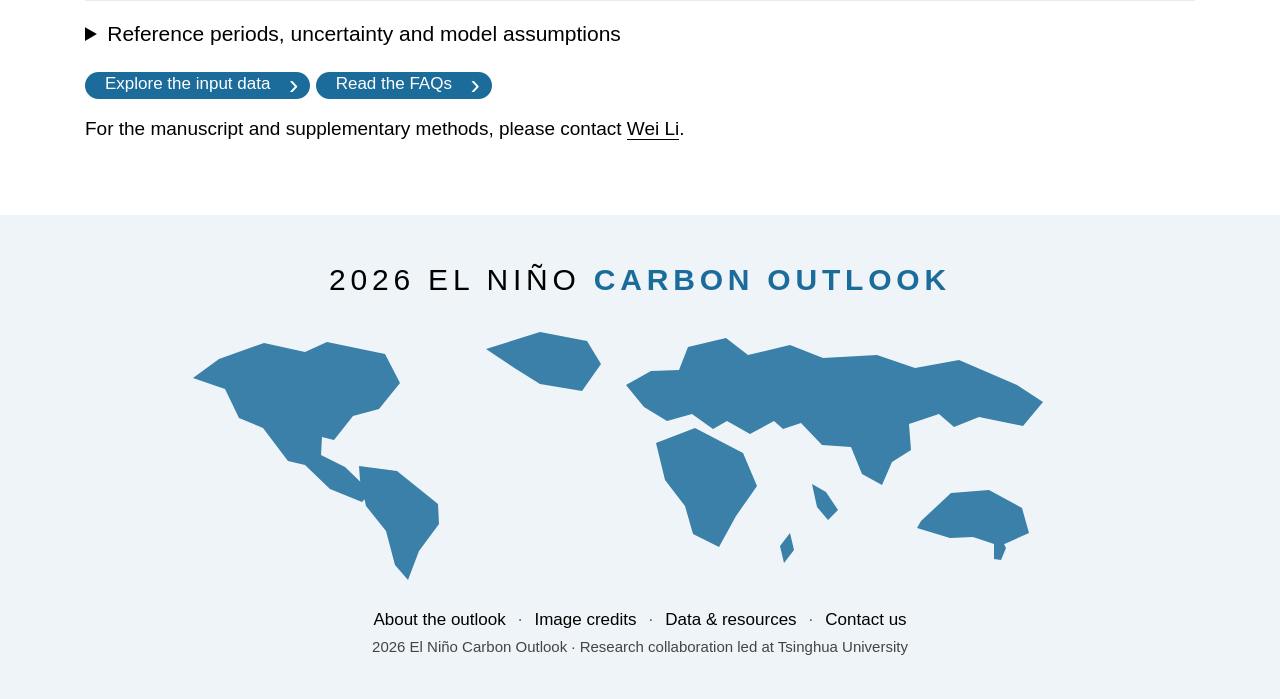
<file: methods.html>
<!doctype html>
<html lang="en"><head><meta charset="utf-8"><meta name="viewport" content="width=device-width,initial-scale=1"><meta name="robots" content="index,follow"><title>How the outlook is made | 2026 El Niño Carbon Outlook</title><meta name="description" content="An outlook for land carbon sinks and fire during the developing 2026 El Niño, with forecasts, data and agency reports."><link rel="icon" href="assets/favicon.svg"><link rel="stylesheet" href="styles.css"><script src="app.js" defer></script></head><body class="page"><a class="skip-link" href="#main">Skip to content</a><div class="top"><div class="container"><a href="context.html"><svg viewBox="0 0 24 24" aria-hidden="true"><path d="M6 9a6 6 0 0 1 12 0v5l2 3H4l2-3zm4 10h4l-2 3z" fill="currentColor"/></svg>View the latest El Niño news</a><span class="date">Outlook: July–December 2026</span></div></div><header class="splash"><figure class="feature"><img src="assets/pacific-earth.jpg" alt="Pacific Ocean west of Chile, photographed from the International Space Station on 16 January 2026" fetchpriority="high"></figure><div class="glass"><nav class="container site-nav" aria-label="Main navigation"><ul><li><a href="index.html" >Home</a></li><li><a href="research.html" aria-current="page">About</a></li><li><a href="forecasts.html">Our forecasts</a></li><li><a href="faq.html" >FAQs</a></li><li><a href="data.html" >The Data Hub</a></li><li><a href="figures.html" >Figures</a></li><li><a href="context.html" >News</a></li><li><a href="contact.html" >Contact us</a></li></ul><button class="search-toggle" aria-label="Search this website"><svg viewBox="0 0 24 24" aria-hidden="true"><circle cx="10" cy="10" r="6.5" fill="none" stroke="currentColor" stroke-width="2"/><path d="m15 15 6 6" stroke="currentColor" stroke-width="2"/></svg></button></nav></div><div class="branding container" aria-label="Research collaboration"><a href="https://www.tsinghua.edu.cn/en/" target="_blank" rel="noopener">Tsinghua University<small>EARTH SYSTEM SCIENCE</small></a><a class="lsce" href="https://www.lsce.ipsl.fr/" target="_blank" rel="noopener">LSCE<small>PARIS-SACLAY</small></a><a href="https://www.exeter.ac.uk/" target="_blank" rel="noopener">University of Exeter<small>ENVIRONMENT &amp; CLIMATE</small></a></div><div class="page-title"><h1>How the outlook is made</h1><ol class="breadcrumbs"><li><a href="index.html">Home</a></li><li>How the outlook is made</li></ol></div><p class="photo-credit"><a href="credits.html#pacific">NASA / ISS · 16 Jan 2026 · Use terms</a></p></header><main id="main"><div class="container content"><p class="lead">From seasonal climate forecasts to land carbon and fire risks.</p><section id="framework"><h2>The modeling framework</h2><div class="method-chain"><div class="method-step"><span class="step-number">01 / HISTORY</span><h3>ERA5</h3><p>Historical meteorology establishes ecosystem conditions through early 2026.</p></div><div class="method-step"><span class="step-number">02 / CLIMATE</span><h3>ECMWF ensemble</h3><p>51 forecast members explore July–December weather trajectories.</p></div><div class="method-step"><span class="step-number">03 / FIRE</span><h3>Fire predictions</h3><p>Machine learning estimates fire occurrence and burned-area fraction.</p></div><div class="method-step"><span class="step-number">04 / CARBON</span><h3>Two vegetation models</h3><p>ORCHIDEE-MICT and JULES simulate uptake, respiration and fire emissions.</p></div></div><p>The two models are run for each climate member, producing 102 simulations. Analysis uses a 0.5° grid and the June-initialized outlook for July–December 2026.</p></section><section id="fire-model"><h2>How is burned area predicted?</h2><p>A random forest classifier predicts whether fire occurs. An LSTM regressor then estimates burned-area fraction. Separate models cover forest and non-forest land in 14 GFED regions.</p><p>Predictors combine climate and fire weather with population, land use and vegetation state.</p><details class="method-more"><summary>View the fire-prediction workflow</summary><figure class="paper-figure" data-title="Fire-prediction workflow"><div class="figure-tools"><button class="enlarge-figure">Enlarge figure</button><a href="assets/figure-s32.png" target="_blank" rel="noopener">View complete figure</a></div><img src="assets/figure-s32.png" alt="Workflow for fire occurrence classification and burned-area fraction regression" loading="lazy"><figcaption>Models are trained on 2004–2020 and applied to 2021–2026. Hyperparameters are selected using five expanding forward-validation folds for 2013–2017. <span class="credit">Supplementary Figure S32.</span></figcaption></figure></details></section><section id="validation"><h2>What has been checked?</h2><ul><li><strong>Climate forecasts:</strong> historical hindcasts and ERA5 overlap checks assess lead-time and regional errors.</li><li><strong>Carbon models:</strong> comparisons with atmospheric inversions reproduce broad historical evolution, but underestimate cumulative sink weakening in earlier strong El Niño events.</li><li><strong>Burned area:</strong> historical spatial comparisons have R² = 0.94 for multi-year mean BAF and 0.73–0.74 against independent products.</li></ul><p class="note">These R² values describe historical spatial agreement, not prospective 2026 forecast skill. The research also compares 2026 developments with available ERA5 and GFED5 near-real-time data.</p></section><details class="method-more" id="interpretation"><summary>Reference periods, uncertainty and model assumptions</summary><p>Carbon and climate anomalies use corresponding 2016–2025 monthly means, excluding El Niño years. Selected cumulative historical NBP comparisons are detrended.</p><p>Burned-area references combine FireCCI51 observations for 2016–2020 with modeled BA for 2021–2025, excluding El Niño years. Relative BA anomaly is (BA − reference BA) / reference BA.</p><p>Climate-member spread and vegetation-model differences describe separate uncertainties. The reported ± values are not automatically 95% confidence intervals; agreement on the sign of a change is not a calibrated impact probability.</p><p>DGVM land use is fixed at 2010. Fire-model land cover is fixed at 2022 for 2021–2026; 2026 population uses 2025 values. The future branches share non-meteorological forcing assumptions.</p><p>The study reports that July–August tropical ERA5 conditions were hotter and drier than the forecast ensemble, which may lead to some carbon losses being underestimated. This does not establish the full-period observed carbon balance.</p></details><p><a class="btn" href="data.html">Explore the input data</a> <a class="btn" href="faq.html">Read the FAQs</a></p><p>For the manuscript and supplementary methods, please contact <a href="mailto:wli2019@tsinghua.edu.cn">Wei Li</a>.</p></div></main><footer class="footer"><div class="container"><p class="footer-wordmark">2026 El Niño <b>Carbon Outlook</b></p><svg class="world" viewBox="0 0 980 260" aria-hidden="true"><path d="M69 35l45-16 41 9 22-10 58 12 15 29-21 26-26 7-19 24-12-3-1 18 24 12 26 25-9 10-32-13-25-24-17-4-25-33-24-10-14-29-32-11zm140 107 38 5 41 33 1 20-20 27-11 29-13-15-9-34-20-25-6-26zm127-117 54-17 47 9 14 23-19 27-42-7-24-15zm140 36 25-14 28-1 9-23 38-9 22 17 42-10 33 13 54-3 38 13 44-8 58 25 26 17-20 24-44-9-25 10-15-13-30 10 2 26-19 12-10 23-20-11-11-27-29-2-21-22-18 6-9-8-24 13-23-13-14 8-21-15-25 7-23-14zm30 58 39-15 48 25 14 33-21 30-17 31-26-13-8-28-20-26zm156 41 14 8 12 18-10 10-11-13zm109 37 30-28 38-3 33 18 7 25-29 13-27-9-23 1-33-10zM844 218l7-4 5 10-5 12-7-1zM630 222l10-13 4 17-10 13z"/></svg><div class="foot-lines"><p><a href="research.html">About the outlook</a><span>·</span><a href="credits.html">Image credits</a><span>·</span><a href="data.html">Data &amp; resources</a><span>·</span><a href="contact.html">Contact us</a></p><p class="note">2026 El Niño Carbon Outlook · Research collaboration led at Tsinghua University</p></div></div></footer><button class="to-top" hidden aria-label="Back to top">Top</button><dialog class="search-dialog" aria-label="Search this website"><button class="dialog-close" aria-label="Close search">×</button><div class="search-inner"><label for="site-search">Search this website</label><input id="site-search" type="search" placeholder="Carbon sinks, fire, data…" autocomplete="off"><p class="search-help">Search the outlook, methods, figures and related reports.</p><ul class="search-results" aria-live="polite"></ul></div></dialog><dialog class="figure-dialog" aria-label="Enlarged research figure"><button class="dialog-close" aria-label="Close figure">×</button><h2></h2><div class="dialog-figure"></div><p class="dialog-note"></p></dialog></body></html>
</file>
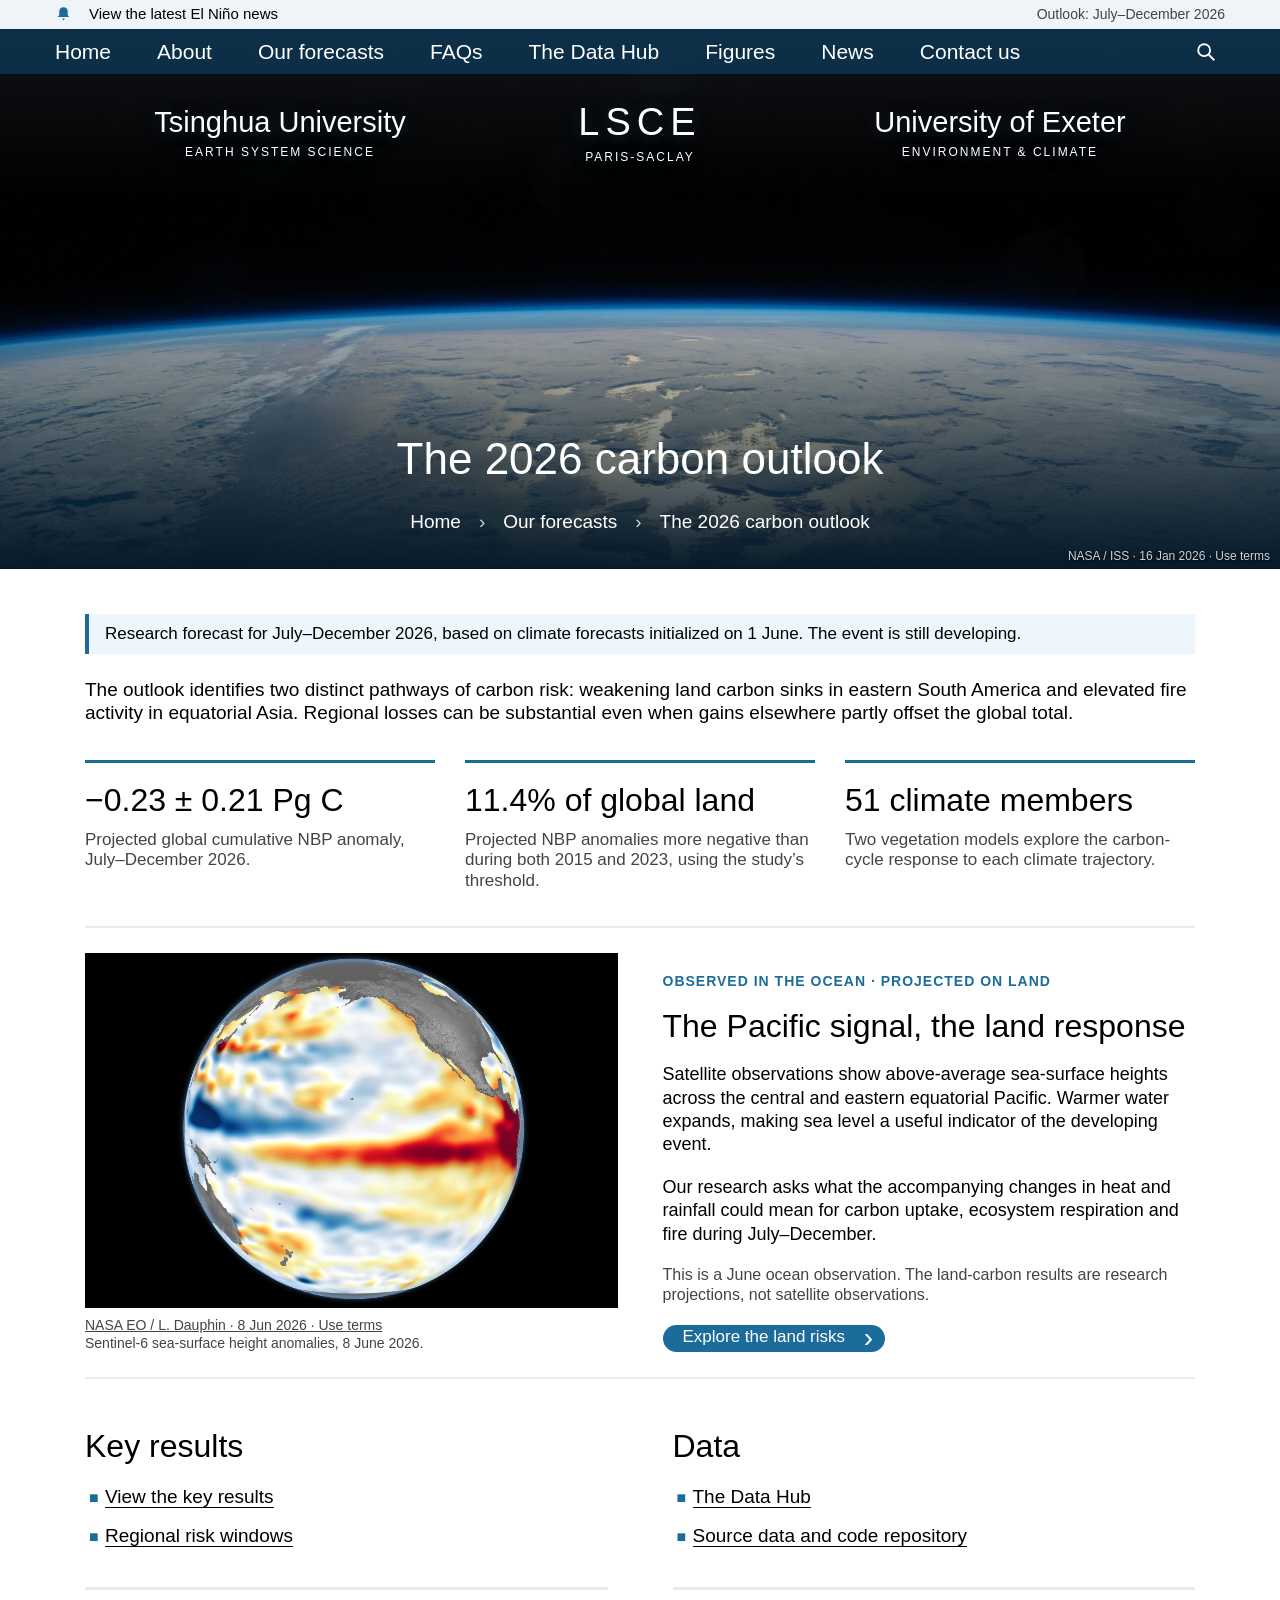
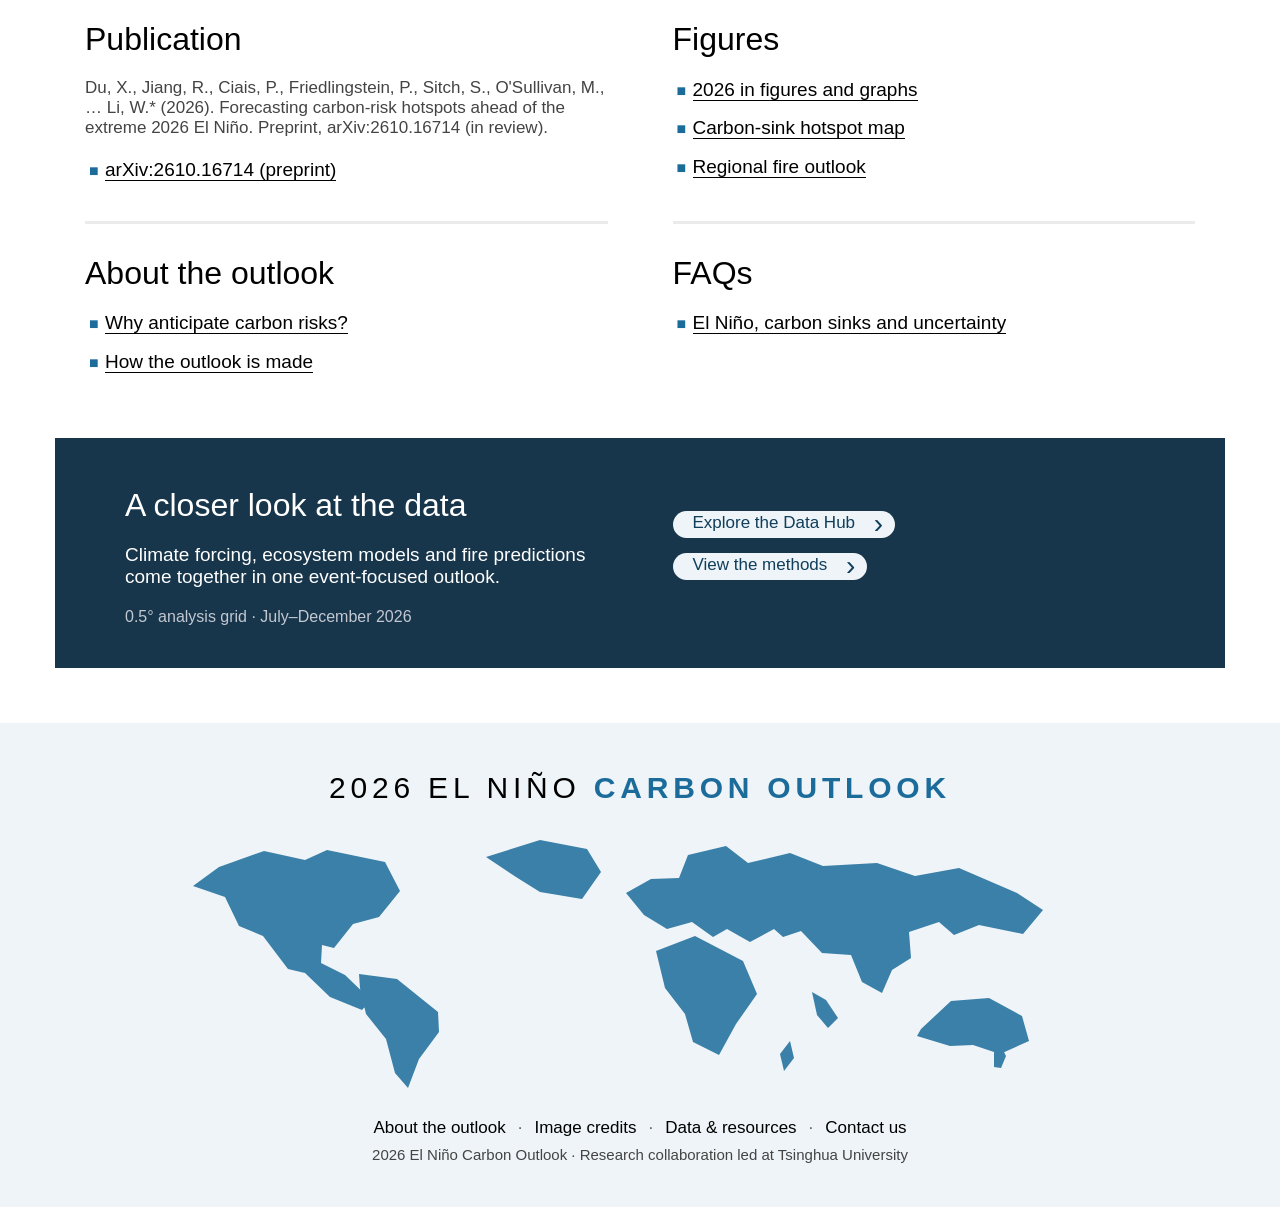
<file: outlook.html>
<!doctype html>
<html lang="en"><head><meta charset="utf-8"><meta name="viewport" content="width=device-width,initial-scale=1"><meta name="robots" content="index,follow"><title>The 2026 carbon outlook | 2026 El Niño Carbon Outlook</title><meta name="description" content="An outlook for land carbon sinks and fire during the developing 2026 El Niño, with forecasts, data and agency reports."><link rel="icon" href="assets/favicon.svg"><link rel="stylesheet" href="styles.css"><script src="app.js" defer></script></head><body class="page"><a class="skip-link" href="#main">Skip to content</a><div class="top"><div class="container"><a href="context.html"><svg viewBox="0 0 24 24" aria-hidden="true"><path d="M6 9a6 6 0 0 1 12 0v5l2 3H4l2-3zm4 10h4l-2 3z" fill="currentColor"/></svg>View the latest El Niño news</a><span class="date">Outlook: July–December 2026</span></div></div><header class="splash"><figure class="feature"><img src="assets/pacific-earth.jpg" alt="Pacific Ocean west of Chile, photographed from the International Space Station on 16 January 2026" fetchpriority="high"></figure><div class="glass"><nav class="container site-nav" aria-label="Main navigation"><ul><li><a href="index.html" >Home</a></li><li><a href="research.html" >About</a></li><li><a href="forecasts.html">Our forecasts</a></li><li><a href="faq.html" >FAQs</a></li><li><a href="data.html" >The Data Hub</a></li><li><a href="figures.html" >Figures</a></li><li><a href="context.html" >News</a></li><li><a href="contact.html" >Contact us</a></li></ul><button class="search-toggle" aria-label="Search this website"><svg viewBox="0 0 24 24" aria-hidden="true"><circle cx="10" cy="10" r="6.5" fill="none" stroke="currentColor" stroke-width="2"/><path d="m15 15 6 6" stroke="currentColor" stroke-width="2"/></svg></button></nav></div><div class="branding container" aria-label="Research collaboration"><a href="https://www.tsinghua.edu.cn/en/" target="_blank" rel="noopener">Tsinghua University<small>EARTH SYSTEM SCIENCE</small></a><a class="lsce" href="https://www.lsce.ipsl.fr/" target="_blank" rel="noopener">LSCE<small>PARIS-SACLAY</small></a><a href="https://www.exeter.ac.uk/" target="_blank" rel="noopener">University of Exeter<small>ENVIRONMENT &amp; CLIMATE</small></a></div><div class="page-title"><h1>The 2026 carbon outlook</h1><ol class="breadcrumbs"><li><a href="index.html">Home</a></li><li><a href="forecasts.html">Our forecasts</a></li><li>The 2026 carbon outlook</li></ol></div><p class="photo-credit"><a href="credits.html#pacific">NASA / ISS · 16 Jan 2026 · Use terms</a></p></header><main id="main"><div class="container content"><p class="notice">Research forecast for July–December 2026, based on climate forecasts initialized on 1 June. The event is still developing.</p><p>The outlook identifies two distinct pathways of carbon risk: weakening land carbon sinks in eastern South America and elevated fire activity in equatorial Asia. Regional losses can be substantial even when gains elsewhere partly offset the global total.</p><div class="stats"><div class="stat"><strong>−0.23 ± 0.21 Pg C</strong><p>Projected global cumulative NBP anomaly, July–December 2026.</p></div><div class="stat"><strong>11.4% of global land</strong><p>Projected NBP anomalies more negative than during both 2015 and 2023, using the study’s threshold.</p></div><div class="stat"><strong>51 climate members</strong><p>Two vegetation models explore the carbon-cycle response to each climate trajectory.</p></div></div><section class="observation" aria-labelledby="ocean-observation"><figure><a href="https://science.nasa.gov/earth/earth-observatory/el-nino-is-underway/" target="_blank" rel="noopener"><img src="assets/elnino-2026.jpg" alt="NASA Sentinel-6 view of Pacific sea-surface height anomalies on 8 June 2026; red indicates above-average sea level" loading="lazy"></a><figcaption><a href="credits.html#elnino">NASA EO / L. Dauphin · 8 Jun 2026 · Use terms</a><br>Sentinel-6 sea-surface height anomalies, 8 June 2026.</figcaption></figure><div><p class="eyebrow">Observed in the ocean · Projected on land</p><h2 id="ocean-observation">The Pacific signal, the land response</h2><p>Satellite observations show above-average sea-surface heights across the central and eastern equatorial Pacific. Warmer water expands, making sea level a useful indicator of the developing event.</p><p>Our research asks what the accompanying changes in heat and rainfall could mean for carbon uptake, ecosystem respiration and fire during July–December.</p><p class="note">This is a June ocean observation. The land-carbon results are research projections, not satellite observations.</p><a class="btn" href="key-results.html">Explore the land risks</a></div></section><div class="res-grid outlook-resources" id="outlook-resources"><section class="res-block"><h2>Key results</h2><ul><li><a href="key-results.html">View the key results</a></li><li><a href="key-results.html#windows">Regional risk windows</a></li></ul></section><section class="res-block"><h2>Data</h2><ul><li><a href="data.html">The Data Hub</a></li><li><a href="https://doi.org/10.6084/m9.figshare.34063923">Source data and code repository</a></li></ul></section><section class="res-block" id="resources"><h2>Publication</h2><p class="reference">Du, X., Jiang, R., Ciais, P., Friedlingstein, P., Sitch, S., O'Sullivan, M., &#8230; Li, W.* (2026). Forecasting carbon-risk hotspots ahead of the extreme 2026 El Ni&#241;o. Preprint, arXiv:2610.16714 (in review).</p><ul><li><a href="https://arxiv.org/abs/2610.16714" target="_blank" rel="noopener">arXiv:2610.16714 (preprint)</a></li></ul></section><section class="res-block"><h2>Figures</h2><ul><li><a href="figures.html">2026 in figures and graphs</a></li><li><a href="figures.html#map">Carbon-sink hotspot map</a></li><li><a href="figures.html#fire">Regional fire outlook</a></li></ul></section><section class="res-block"><h2>About the outlook</h2><ul><li><a href="research.html">Why anticipate carbon risks?</a></li><li><a href="methods.html">How the outlook is made</a></li></ul></section><section class="res-block"><h2>FAQs</h2><ul><li><a href="faq.html">El Niño, carbon sinks and uncertainty</a></li></ul></section></div><section class="panel"><div><h2>A closer look at the data</h2><p>Climate forcing, ecosystem models and fire predictions come together in one event-focused outlook.</p><span class="tag">0.5° analysis grid · July–December 2026</span></div><div><p><a class="btn" href="data.html">Explore the Data Hub</a></p><p><a class="btn" href="methods.html">View the methods</a></p></div></section></div></main><footer class="footer"><div class="container"><p class="footer-wordmark">2026 El Niño <b>Carbon Outlook</b></p><svg class="world" viewBox="0 0 980 260" aria-hidden="true"><path d="M69 35l45-16 41 9 22-10 58 12 15 29-21 26-26 7-19 24-12-3-1 18 24 12 26 25-9 10-32-13-25-24-17-4-25-33-24-10-14-29-32-11zm140 107 38 5 41 33 1 20-20 27-11 29-13-15-9-34-20-25-6-26zm127-117 54-17 47 9 14 23-19 27-42-7-24-15zm140 36 25-14 28-1 9-23 38-9 22 17 42-10 33 13 54-3 38 13 44-8 58 25 26 17-20 24-44-9-25 10-15-13-30 10 2 26-19 12-10 23-20-11-11-27-29-2-21-22-18 6-9-8-24 13-23-13-14 8-21-15-25 7-23-14zm30 58 39-15 48 25 14 33-21 30-17 31-26-13-8-28-20-26zm156 41 14 8 12 18-10 10-11-13zm109 37 30-28 38-3 33 18 7 25-29 13-27-9-23 1-33-10zM844 218l7-4 5 10-5 12-7-1zM630 222l10-13 4 17-10 13z"/></svg><div class="foot-lines"><p><a href="research.html">About the outlook</a><span>·</span><a href="credits.html">Image credits</a><span>·</span><a href="data.html">Data &amp; resources</a><span>·</span><a href="contact.html">Contact us</a></p><p class="note">2026 El Niño Carbon Outlook · Research collaboration led at Tsinghua University</p></div></div></footer><button class="to-top" hidden aria-label="Back to top">Top</button><dialog class="search-dialog" aria-label="Search this website"><button class="dialog-close" aria-label="Close search">×</button><div class="search-inner"><label for="site-search">Search this website</label><input id="site-search" type="search" placeholder="Carbon sinks, fire, data…" autocomplete="off"><p class="search-help">Search the outlook, methods, figures and related reports.</p><ul class="search-results" aria-live="polite"></ul></div></dialog><dialog class="figure-dialog" aria-label="Enlarged research figure"><button class="dialog-close" aria-label="Close figure">×</button><h2></h2><div class="dialog-figure"></div><p class="dialog-note"></p></dialog></body></html>
</file>
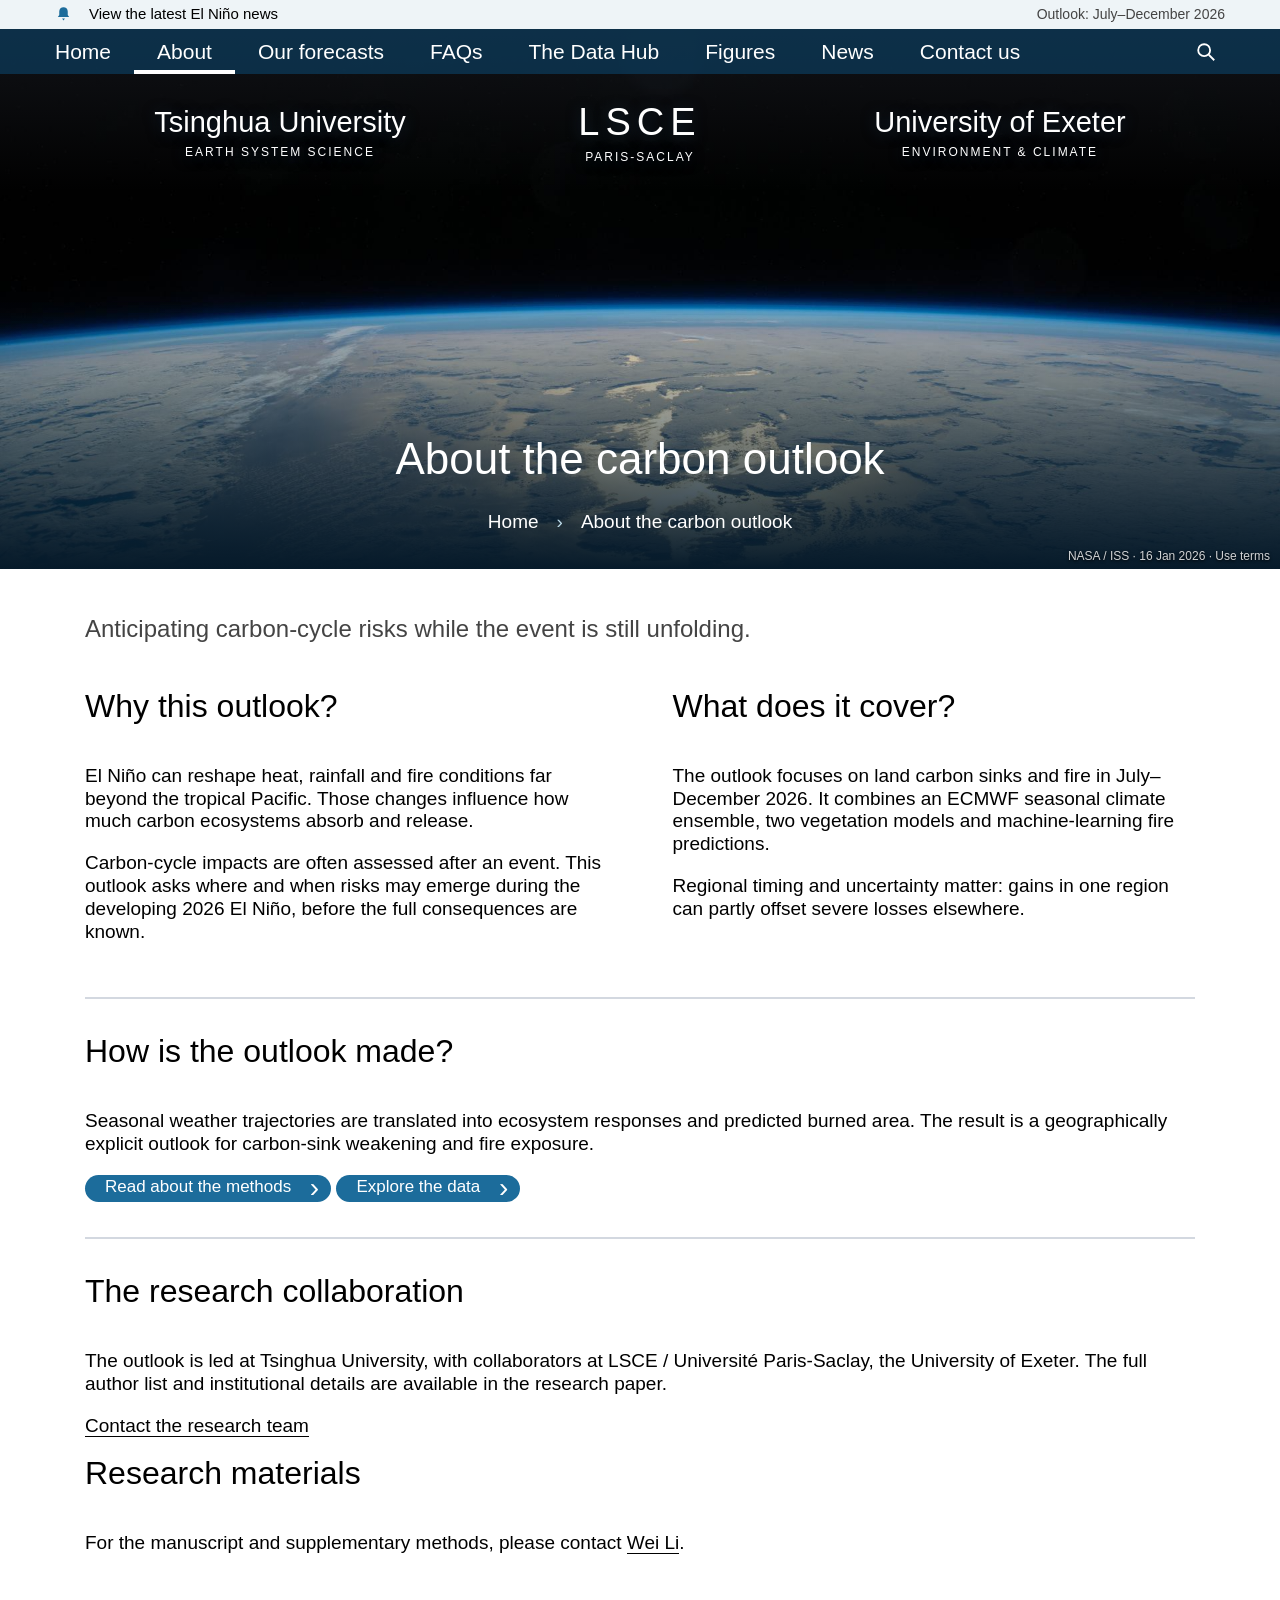
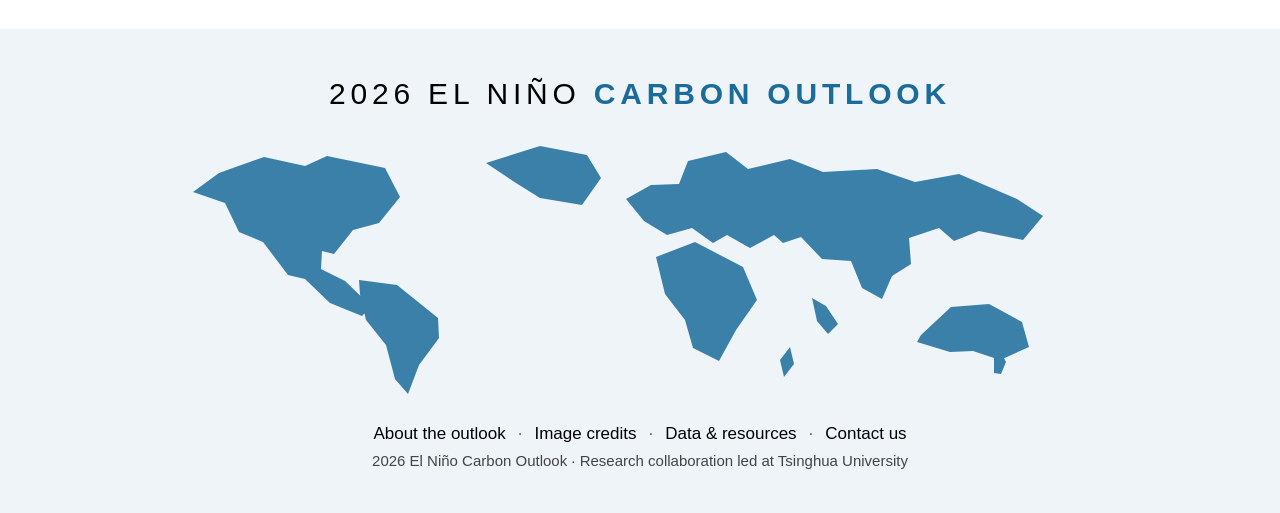
<file: research.html>
<!doctype html>
<html lang="en"><head><meta charset="utf-8"><meta name="viewport" content="width=device-width,initial-scale=1"><meta name="robots" content="index,follow"><title>About the carbon outlook | 2026 El Niño Carbon Outlook</title><meta name="description" content="An outlook for land carbon sinks and fire during the developing 2026 El Niño, with forecasts, data and agency reports."><link rel="icon" href="assets/favicon.svg"><link rel="stylesheet" href="styles.css"><script src="app.js" defer></script></head><body class="page"><a class="skip-link" href="#main">Skip to content</a><div class="top"><div class="container"><a href="context.html"><svg viewBox="0 0 24 24" aria-hidden="true"><path d="M6 9a6 6 0 0 1 12 0v5l2 3H4l2-3zm4 10h4l-2 3z" fill="currentColor"/></svg>View the latest El Niño news</a><span class="date">Outlook: July–December 2026</span></div></div><header class="splash"><figure class="feature"><img src="assets/pacific-earth.jpg" alt="Pacific Ocean west of Chile, photographed from the International Space Station on 16 January 2026" fetchpriority="high"></figure><div class="glass"><nav class="container site-nav" aria-label="Main navigation"><ul><li><a href="index.html" >Home</a></li><li><a href="research.html" aria-current="page">About</a></li><li><a href="forecasts.html">Our forecasts</a></li><li><a href="faq.html" >FAQs</a></li><li><a href="data.html" >The Data Hub</a></li><li><a href="figures.html" >Figures</a></li><li><a href="context.html" >News</a></li><li><a href="contact.html" >Contact us</a></li></ul><button class="search-toggle" aria-label="Search this website"><svg viewBox="0 0 24 24" aria-hidden="true"><circle cx="10" cy="10" r="6.5" fill="none" stroke="currentColor" stroke-width="2"/><path d="m15 15 6 6" stroke="currentColor" stroke-width="2"/></svg></button></nav></div><div class="branding container" aria-label="Research collaboration"><a href="https://www.tsinghua.edu.cn/en/" target="_blank" rel="noopener">Tsinghua University<small>EARTH SYSTEM SCIENCE</small></a><a class="lsce" href="https://www.lsce.ipsl.fr/" target="_blank" rel="noopener">LSCE<small>PARIS-SACLAY</small></a><a href="https://www.exeter.ac.uk/" target="_blank" rel="noopener">University of Exeter<small>ENVIRONMENT &amp; CLIMATE</small></a></div><div class="page-title"><h1>About the carbon outlook</h1><ol class="breadcrumbs"><li><a href="index.html">Home</a></li><li>About the carbon outlook</li></ol></div><p class="photo-credit"><a href="credits.html#pacific">NASA / ISS · 16 Jan 2026 · Use terms</a></p></header><main id="main"><div class="container content"><p class="lead">Anticipating carbon-cycle risks while the event is still unfolding.</p><div class="cols-2"><section><h2>Why this outlook?</h2><p>El Niño can reshape heat, rainfall and fire conditions far beyond the tropical Pacific. Those changes influence how much carbon ecosystems absorb and release.</p><p>Carbon-cycle impacts are often assessed after an event. This outlook asks where and when risks may emerge during the developing 2026 El Niño, before the full consequences are known.</p></section><section><h2>What does it cover?</h2><p>The outlook focuses on land carbon sinks and fire in July–December 2026. It combines an ECMWF seasonal climate ensemble, two vegetation models and machine-learning fire predictions.</p><p>Regional timing and uncertainty matter: gains in one region can partly offset severe losses elsewhere.</p></section></div><hr><section><h2>How is the outlook made?</h2><p>Seasonal weather trajectories are translated into ecosystem responses and predicted burned area. The result is a geographically explicit outlook for carbon-sink weakening and fire exposure.</p><p><a class="btn" href="methods.html">Read about the methods</a> <a class="btn" href="data.html">Explore the data</a></p></section><hr><section id="team"><h2>The research collaboration</h2><p>The outlook is led at Tsinghua University, with collaborators at LSCE / Université Paris-Saclay, the University of Exeter. The full author list and institutional details are available in the research paper.</p><p><a href="contact.html">Contact the research team</a></p></section><section id="resources"><h2>Research materials</h2><p>For the manuscript and supplementary methods, please contact <a href="mailto:wli2019@tsinghua.edu.cn">Wei Li</a>.</p></section></div></main><footer class="footer"><div class="container"><p class="footer-wordmark">2026 El Niño <b>Carbon Outlook</b></p><svg class="world" viewBox="0 0 980 260" aria-hidden="true"><path d="M69 35l45-16 41 9 22-10 58 12 15 29-21 26-26 7-19 24-12-3-1 18 24 12 26 25-9 10-32-13-25-24-17-4-25-33-24-10-14-29-32-11zm140 107 38 5 41 33 1 20-20 27-11 29-13-15-9-34-20-25-6-26zm127-117 54-17 47 9 14 23-19 27-42-7-24-15zm140 36 25-14 28-1 9-23 38-9 22 17 42-10 33 13 54-3 38 13 44-8 58 25 26 17-20 24-44-9-25 10-15-13-30 10 2 26-19 12-10 23-20-11-11-27-29-2-21-22-18 6-9-8-24 13-23-13-14 8-21-15-25 7-23-14zm30 58 39-15 48 25 14 33-21 30-17 31-26-13-8-28-20-26zm156 41 14 8 12 18-10 10-11-13zm109 37 30-28 38-3 33 18 7 25-29 13-27-9-23 1-33-10zM844 218l7-4 5 10-5 12-7-1zM630 222l10-13 4 17-10 13z"/></svg><div class="foot-lines"><p><a href="research.html">About the outlook</a><span>·</span><a href="credits.html">Image credits</a><span>·</span><a href="data.html">Data &amp; resources</a><span>·</span><a href="contact.html">Contact us</a></p><p class="note">2026 El Niño Carbon Outlook · Research collaboration led at Tsinghua University</p></div></div></footer><button class="to-top" hidden aria-label="Back to top">Top</button><dialog class="search-dialog" aria-label="Search this website"><button class="dialog-close" aria-label="Close search">×</button><div class="search-inner"><label for="site-search">Search this website</label><input id="site-search" type="search" placeholder="Carbon sinks, fire, data…" autocomplete="off"><p class="search-help">Search the outlook, methods, figures and related reports.</p><ul class="search-results" aria-live="polite"></ul></div></dialog><dialog class="figure-dialog" aria-label="Enlarged research figure"><button class="dialog-close" aria-label="Close figure">×</button><h2></h2><div class="dialog-figure"></div><p class="dialog-note"></p></dialog></body></html>
</file>
<file: styles.css>
:root{--ocean:#1c6c9b;--bar:#eef4f7;--slate:#18364b;--ink:#000;--grey:#444;--rule:#ebebeb;--font:'gill-sans-nova','Gill Sans','Gill Sans MT','Helvetica Neue',Helvetica,Arial,sans-serif;--shadow:2px 5px 20px 0 #adadad}
*{box-sizing:border-box}html{scroll-padding-top:24px}body{margin:0;font-family:var(--font);font-size:19px;font-weight:300;color:var(--ink);background:#fff;-webkit-font-smoothing:antialiased}h1,h2,h3,h4{margin:0;font-family:var(--font)}h1{font-size:44px;font-weight:400}h2{font-size:32px;font-weight:300}h3{font-size:21px;font-weight:500}p{margin:19px 0;line-height:1.2}strong,b{font-weight:600}a{color:inherit;transition:opacity .2s}a:hover{opacity:.6}img{max-width:100%}button,input,select{font:inherit}button{cursor:pointer}a:focus-visible,button:focus-visible,input:focus-visible,summary:focus-visible{outline:3px solid #2a78d6;outline-offset:3px}[hidden]{display:none!important}sup,sub{font-size:70%;line-height:0}.container{width:1170px;max-width:calc(100% - 40px);margin:0 auto}.skip-link{position:absolute;left:12px;top:-70px;z-index:120;background:var(--ocean);color:white;padding:8px 18px;border-radius:30px}.skip-link:focus{top:8px}.top{background:var(--bar);font-size:15px;font-weight:400;padding:5px 10px 7px}.top .container{display:flex;align-items:center;justify-content:space-between}.top a{text-decoration:none;display:flex;align-items:center;gap:17px}.top svg{width:17px;height:17px}.top .date{font-size:14px;color:#444}.splash{position:relative;height:60vh;min-height:475px;max-height:630px;background:#18364b;isolation:isolate}.feature{position:absolute;inset:0;z-index:-3;margin:0}.feature img{width:100%;height:100%;object-fit:cover;object-position:center}.splash:before{content:'';position:absolute;inset:0 0 auto;height:30%;background:linear-gradient(#13151ae0,transparent);z-index:-2}.splash:after{content:'';position:absolute;inset:auto 0 0;height:50%;background:linear-gradient(transparent,#000);z-index:-2}.glass{position:relative;z-index:5;background:rgba(11,63,99,.65)}.site-nav{display:flex;align-items:center;justify-content:space-between;font-size:21px;font-weight:400;min-height:45px}.site-nav ul{display:flex;list-style:none;padding:0;margin:0 0 0 -23px}.site-nav li{margin:0}.site-nav a{display:block;padding:0 23px;line-height:45px;color:#fff;text-decoration:none;white-space:nowrap}.site-nav a[aria-current=page]{box-shadow:inset 0 -4px #fff}.search-toggle{background:transparent;border:0;color:#fff;display:flex;align-items:center;justify-content:center;width:38px;height:45px}.search-toggle svg{width:22px;height:22px}.branding{position:absolute;top:64px;left:0;right:0;display:flex;justify-content:space-around;align-items:center;gap:30px;padding:8px 28px;color:#fff;text-shadow:0 2px 14px #132434}.branding a{text-decoration:none;text-align:center;font-size:29px;font-weight:400;line-height:1.15}.branding a small{display:block;font-size:12px;font-weight:300;letter-spacing:2px;margin-top:6px}.branding .lsce{font-size:38px;letter-spacing:6px}.home-title{position:absolute;bottom:60px;left:0;right:0;text-align:center;color:#fff}.home-title h1{font-size:24px;font-weight:300;letter-spacing:2.5px;line-height:1.3;margin:0 0 26px}.home-title h1 b{font-weight:600;color:#afe7ff}.brand-mark{width:115px;height:65px;display:block;margin:0 auto 4px}.tagline{font-size:clamp(46px,4.7vw,68px);font-weight:400;line-height:1.06;max-width:1100px;width:calc(100% - 80px);margin:0 auto}.page-title{position:absolute;bottom:24px;left:0;right:0;text-align:center;color:#fff}.page-title h1{max-width:1100px;margin:auto;line-height:1.12}.breadcrumbs{display:flex;justify-content:center;align-items:center;gap:18px;list-style:none;margin:28px 0 12px;padding:0;font-size:19px;font-weight:400}.breadcrumbs a{text-decoration:none}.breadcrumbs li+li:before{content:'›';margin-right:18px;color:#bedcea}.photo-credit{position:absolute;bottom:6px;right:10px;font-size:12px;font-weight:400;color:#ffffffcf;z-index:2;margin:0;text-shadow:0 1px 3px #000}.photo-credit a{text-decoration:none}.home-intro{text-align:center;padding:50px 30px 35px;color:#444;font-size:20px}.home-intro p{max-width:795px;margin:0 auto}.home-intro p+p{max-width:655px;font-size:17px;color:#000;margin:24px auto 0}.home-cards{padding:20px 30px 55px;display:grid;grid-template-columns:repeat(3,1fr);gap:30px}.card{display:flex;flex-direction:column;border-radius:7px;box-shadow:var(--shadow);background:#fff;overflow:hidden;min-height:450px}.card.dark{background:var(--slate);color:#fff}.card-photo{position:relative;display:block;height:auto;aspect-ratio:1700/804;overflow:hidden}.card-photo img{display:block;width:100%;height:100%;object-fit:cover}.card-photo .photo-credit{right:6px;bottom:6px;background:#0007;padding:1px 6px;border-radius:2px;color:white}.card-content{padding:20px;display:flex;flex-direction:column;flex:1}.card h2{font-size:32px;font-weight:300;line-height:1.12}.card h2 a{text-decoration:none}.card p{margin:19px 0 0;line-height:1.18}.card .kicker{font-weight:600;text-transform:uppercase;font-size:19px}.card .ref{font-size:16px;font-style:italic;color:#444;margin-top:12px}.dark .ref{color:#cfd3da}.card .btn-wrap{margin-top:auto;padding-top:26px;padding-bottom:15px}.btn{position:relative;display:inline-block;border:0;border-radius:30px;background:var(--ocean);color:#fff;padding:2px 40px 5px 20px;font-weight:500;font-size:17px;text-decoration:none;line-height:1.2;white-space:nowrap}.btn:after{content:'›';position:absolute;right:12px;top:-4px;font-family:Arial,sans-serif;font-size:28px}.btn:hover{opacity:1;background:#0b4c74}.card .btn{font-size:14.25px}.dark .btn,.panel .btn{background:var(--bar);color:#103e5b}.content{padding:45px 30px 55px;line-height:1.25}.content>p:first-child{margin-top:0}.content h2{margin:10px 0 20px;padding-bottom:20px;line-height:1.12}.content h2+p,.content h2+ul{margin-top:0}.content h3{margin:25px 0 12px}.content p a:not(.btn),.content li a:not(.btn),.content td a{font-weight:500;text-decoration:none;border-bottom:1px solid}.content ul{list-style:none;padding:0;margin:0 0 19px}.content li{margin:0 0 15px 20px}.content ul>li:before{content:'■';color:var(--ocean);display:inline-block;width:1em;margin-left:-1em;font-size:16px}.content ol{padding-left:1.2em}.content ol li{margin-left:0;line-height:1.3}.content .note,.figure-caption{font-size:16px;color:#444;line-height:1.25}.content .lead{font-size:24px;color:#444;line-height:1.25;margin-bottom:35px}.content .notice{background:#edf6fb;border-left:4px solid var(--ocean);padding:10px 16px;font-size:17px;font-weight:400;margin-bottom:25px}.content .reference{font-size:17px;color:#444}.content hr{border:0;border-top:2px solid #d3d8e0;margin:35px 0}.res-grid,.cols-2{display:grid;grid-template-columns:1fr 1fr;column-gap:65px}.res-block{padding-bottom:10px;margin-bottom:10px}.res-block+.res-block{border-top:3px solid var(--rule);padding-top:22px}.res-block h2{padding-bottom:0}.panel{display:grid;grid-template-columns:1fr 1fr;gap:65px;align-items:center;padding:40px;background:var(--slate);color:#fff;margin:25px -30px 0}.panel h2{padding:0;color:white}.panel p{margin:0 0 15px}.panel a:not(.btn){color:#fff;border-bottom:1px solid}.panel .tag{font-size:16px;color:#c3c8d1}.panel>div:first-child{padding-left:30px}.stats{display:grid;grid-template-columns:repeat(3,1fr);gap:30px;margin:35px 0}.stat{border-top:3px solid var(--ocean);padding-top:17px}.stat strong{display:block;font-size:32px;font-weight:400;margin-bottom:10px}.stat p{margin:0;font-size:17px;color:#444}.content table{border-collapse:collapse;width:100%;font-size:16px;margin:10px 0 20px}.content th,.content td{padding:15px;text-align:left;vertical-align:top}.content thead th{background:#2a395d;color:#fff;font-weight:500}.content tbody tr:nth-child(odd){background:#f4f4f5}.content tbody tr:nth-child(even){background:#dee1e7}.table-scroll{overflow:auto}.window-table td:last-child{width:60%}.window-bar{display:grid;grid-template-columns:repeat(6,1fr);gap:3px}.window-bar span{background:#e6eef3;text-align:center;padding:5px;color:#444;font-size:14px}.window-bar .active{background:var(--ocean);color:white}.paper-figure{margin:25px 0 40px}.paper-figure>img,.paper-figure>svg{display:block;width:100%;max-width:950px;height:auto;margin:0 auto}.paper-figure figcaption{margin-top:12px;font-size:16px;color:#444;line-height:1.3}.paper-figure .credit{color:#888}.paper-figure .figure-tools{display:flex;align-items:center;justify-content:flex-end;gap:20px;margin-bottom:15px;font-size:16px}.figure-tools button{font-size:16px;color:#000;border:0;border-bottom:1px solid;background:none;padding:0}.figure-tools a{text-decoration:none;border-bottom:1px solid}.figure-pair{display:grid;grid-template-columns:1fr 1fr;gap:45px}.figure-pair .paper-figure{margin-top:10px}.figure-pair .paper-figure>svg{max-width:100%;width:100%}.figure-jump{display:flex;gap:10px;flex-wrap:wrap;margin:0 0 25px}.figure-jump a,.filter-button{font-size:16px;border:1px solid #000;border-radius:30px;background:#fff;color:#000;text-decoration:none;padding:3px 18px 5px;font-weight:500}.filter-button[aria-pressed=true]{background:var(--ocean);border-color:var(--ocean);color:white}.filter-row{display:flex;gap:8px;align-items:center;margin:20px 0 30px;flex-wrap:wrap}.filter-row .note{margin-left:auto}.news-grid{display:grid;grid-template-columns:repeat(3,1fr);gap:30px}.news-grid .card{min-height:390px}.news-grid h2{font-size:25px;padding:0;margin:0}.published{font-size:14px;font-weight:400;letter-spacing:1px;text-transform:uppercase;color:#777;margin:0 0 15px}.news-grid p{font-size:17px}.news-grid .card-content{padding:24px}.news-grid .btn{font-size:16px}.news-source{color:var(--ocean);font-size:15px;font-weight:600;text-transform:uppercase;letter-spacing:.8px;display:block;margin-bottom:12px}.timeline{border-top:1px solid var(--rule);margin:30px 0}.timeline-row{display:grid;grid-template-columns:170px 1fr;gap:30px;padding:18px 0;border-bottom:1px solid var(--rule)}.timeline-row time{color:var(--ocean);font-size:17px;font-weight:500}.timeline-row p{margin:0;font-size:17px}.timeline-row strong{font-weight:500}.faq-item{border-bottom:1px solid var(--rule);padding:25px 0}.faq-item:first-of-type{padding-top:5px}.faq-item summary{font-size:25px;font-weight:400;cursor:pointer}.faq-item p{max-width:950px;line-height:1.3}.faq-item p:last-child{margin-bottom:0}.method-chain{display:grid;grid-template-columns:repeat(4,1fr);gap:24px;border-top:1px solid var(--rule);border-bottom:1px solid var(--rule);padding:24px 0;margin:25px 0}.method-step{position:relative}.method-step h3{font-size:21px;margin:10px 0}.method-step p{font-size:17px;color:#444;margin:0}.method-step .step-number{font-size:15px;color:var(--ocean);font-weight:600}.method-more{margin:25px 0;border-top:1px solid var(--rule);padding-top:20px}.method-more summary{font-size:21px;cursor:pointer}.plain-links{margin:25px 0}.contact-details{font-size:24px;font-weight:500;line-height:1.4}.credits-list li{margin-bottom:30px!important}.credits-list strong{display:block;margin-bottom:6px}.credits-list .note{display:block}.footer{background:var(--bar);color:#000;padding:45px 0 35px}.footer-wordmark{text-align:center;font-size:30px;font-weight:300;letter-spacing:.16em;text-transform:uppercase;line-height:1.3;margin:0 0 25px}.footer-wordmark b{font-weight:700;color:var(--ocean)}.footer .world{width:100%;max-width:980px;height:auto;display:block;margin:20px auto;fill:var(--ocean)}.foot-lines{text-align:center;margin-top:26px;font-size:17px}.foot-lines p{margin:0 0 8px}.foot-lines a{text-decoration:none}.foot-lines span{margin:0 12px;opacity:.6}.foot-lines .note{font-size:15px;color:#444}.to-top{position:fixed;right:20px;bottom:14px;border:0;background:#ffffffb0;color:#000;opacity:.6;font-size:17px;padding:12px;border-radius:12px;z-index:20}.search-dialog{width:100%;height:100%;max-width:none;max-height:none;margin:0;border:0;padding:0;background:#000d;color:white}.search-dialog::backdrop{background:#000d}.search-inner{width:70%;max-width:820px;margin:15vh auto}.search-inner label{font-size:25px;display:block;margin:0 0 18px;text-align:center}.search-inner input{width:100%;border:0;border-radius:50px;padding:20px 40px;font-size:30px;font-weight:300;color:#000}.dialog-close{position:absolute;top:16px;right:30px;background:transparent;color:inherit;border:0;font-size:45px;font-weight:300}.search-results{list-style:none;padding:0;margin:25px 0;max-height:45vh;overflow:auto}.search-results li{padding:12px 0;border-bottom:1px solid #ffffff36}.search-results a{display:block;color:white;font-size:21px;text-decoration:none}.search-results span{display:block;font-size:16px;color:#ddd;margin-top:5px}.search-help{color:#ddd;font-size:16px}.figure-dialog{width:95vw;max-width:1450px;max-height:94vh;border:0;padding:25px 35px;background:#fff}.figure-dialog::backdrop{background:#000c}.figure-dialog .dialog-close{color:#000;font-size:28px;top:8px;right:12px}.figure-dialog h2{font-size:21px;font-weight:400;margin:0 25px 20px 0}.dialog-figure svg,.dialog-figure img{display:block;max-width:100%;width:100%;height:auto;margin:auto}.dialog-figure img{max-width:1100px}.dialog-note{font-size:16px;color:#444;margin-bottom:0}.sr-only{position:absolute;width:1px;height:1px;overflow:hidden;clip:rect(0,0,0,0)}
@media(min-width:992px) and (max-width:1199px){.container{width:970px}.site-nav a{padding:0 17px;font-size:19px}.site-nav ul{margin-left:-17px}.branding a{font-size:25px}}
@media(max-width:991px){.container{width:750px}.site-nav a{padding:0 12px;font-size:17px}.site-nav ul{margin-left:-12px}.branding a{font-size:23px}.home-cards{gap:24px;padding-left:15px;padding-right:15px}.card h2{font-size:27px}.tagline{width:70%;font-size:38px}.res-grid,.cols-2{gap:35px}.news-grid{grid-template-columns:1fr 1fr}}
@media(max-width:767px){.container{width:auto;max-width:calc(100% - 24px)}.site-nav ul{flex-wrap:wrap}.site-nav a{line-height:36px;font-size:15px;padding:0 10px}.branding{flex-wrap:wrap;top:95px;padding:0;gap:20px}.branding a{font-size:19px;flex:1 1 40%}.branding .lsce{font-size:25px}.splash{min-height:500px}.home-title h1{font-size:19px}.tagline{font-size:30px;width:85%}.home-cards,.res-grid,.cols-2,.figure-pair,.news-grid,.panel{grid-template-columns:1fr}.content,.home-intro{padding:30px 15px}.page-title h1{font-size:32px}.breadcrumbs{font-size:16px}.stats{grid-template-columns:1fr}.method-chain{grid-template-columns:1fr 1fr}.panel{margin:20px 0;padding:25px;gap:20px}.panel>div:first-child{padding-left:0}.photo-credit{font-size:10px}.footer-wordmark{font-size:23px}.top .date{font-size:11px}.search-inner{width:90%}.search-inner input{font-size:23px;padding:15px 20px}.timeline-row{grid-template-columns:1fr;gap:8px}}
@media print{.top,.glass,.to-top,.search-toggle,.figure-tools,.footer{display:none}.splash{height:200px;min-height:200px}.branding{display:none}.card{box-shadow:none;border:1px solid #ccc}.content{padding:20px}.source-card[hidden]{display:block!important}}

.page-news .splash{height:333px;min-height:333px;max-height:333px}.news-tiles{display:grid;grid-template-columns:repeat(3,1fr);margin:20px -30px 25px}.news-tile{position:relative;height:325px;overflow:hidden}.news-tile>img{width:100%;height:100%;object-fit:cover}.news-tile:after{content:'';position:absolute;inset:0;background:linear-gradient(#0005,#0009)}.news-tile .excerpt{position:absolute;z-index:1;top:50%;left:50%;transform:translate(-50%,-50%);width:82%;text-align:center;color:#fff}.news-tile h2{font-size:21px;line-height:1.1;font-weight:600;text-transform:uppercase;margin:0 0 25px;padding:0;text-shadow:0 2px 14px #000}.news-tile .published{color:#fff;font-size:14px;line-height:1.25;text-shadow:0 1px 8px #000;letter-spacing:.5px;margin-bottom:15px}.news-tile .btn{background:var(--bar);color:#103e5b}.news-tile .photo-credit{z-index:2;font-size:9px;max-width:95%;text-align:right;background:#0006;padding:2px 4px;bottom:5px;right:5px}.source-resources{display:grid;grid-template-columns:1fr 1fr;gap:0 65px;margin:0 0 40px}.source-entry{padding:20px 0;border-top:3px solid var(--rule)}.source-entry h3{margin:0 0 12px;font-size:23px;font-weight:400}.source-entry h3 a{text-decoration:none}.source-entry p{font-size:17px;margin:0}.source-entry .published{font-size:14px;margin-bottom:12px}.source-entry p:last-child{color:#444}@media(max-width:767px){.news-tiles,.source-resources{grid-template-columns:1fr}.page-news .branding{display:none}}

.home-cards>.card:nth-child(n+7){min-height:250px}.viz-legend{display:flex;align-items:center;gap:25px;flex-wrap:wrap;font-size:16px;margin:18px 0 12px;color:#444}.viz-legend span{display:inline-flex;gap:8px;align-items:center}.viz-legend i{width:18px;height:3px;display:inline-block}

/* El Nino ocean identity; original research figure colours are retained. */
.home-title{filter:drop-shadow(0 2px 10px #062339)}.splash:after{background:linear-gradient(transparent,#061a2a)}.feature img{object-position:center 62%}.top svg{color:var(--ocean)}.card-credit{font-size:10px;line-height:1.2;text-align:right;padding:5px 8px 0;margin:0;color:#465b69}.card-credit a{text-decoration:none}.card .card-credit{margin:0}.ocean-map{background:#000}.ocean-map img{object-position:center 49%}.observation{display:grid;grid-template-columns:1fr 1fr;gap:45px;align-items:center;margin:35px 0 40px;padding:25px 0;border-top:2px solid var(--rule);border-bottom:2px solid var(--rule)}.observation figure{margin:0}.observation img{display:block;width:100%;height:auto;background:#000}.observation figcaption{font-size:14px;color:#444;line-height:1.3;margin-top:8px}.observation h2{padding-bottom:0;margin-bottom:18px}.observation p{font-size:18px;line-height:1.3}.observation .eyebrow{color:var(--ocean);font-size:14px;letter-spacing:1px;text-transform:uppercase;font-weight:600}.news-tile .photo-credit{line-height:1.4}.news-tile .photo-credit a{text-decoration:none}.credits-list .credit-image{display:block;width:260px;height:145px;object-fit:cover;float:right;margin:0 0 15px 30px}.credits-list>li{min-height:155px;display:flow-root}.credit-image.map{background:#000;object-fit:contain}.footer .world{opacity:.85}@media(max-width:767px){.observation{grid-template-columns:1fr}.credits-list .credit-image{float:none;margin:0 0 15px;width:100%;height:180px}}


/* Our forecasts: dated coverage and aligned reanalysis/forecast inputs. */
.home-forecasts{padding:8px 30px 42px}
.forecast-heading{display:flex;align-items:center;justify-content:space-between;gap:25px;margin-bottom:24px}
.forecast-heading h2{font-size:34px;font-weight:300;line-height:1.15}
.forecast-heading>a{font-size:17px;font-weight:400;color:var(--ocean);text-decoration:none}
.forecast-heading>a span{font-size:24px;margin-left:7px}
.forecast-pair{display:grid;grid-template-columns:1fr 1.2fr;gap:30px}
.forecast-pair .card{min-height:320px}
.forecast-pair .card-content{padding:26px 28px}
.forecast-pair .forecast-label{margin:0 0 20px;font-size:15px;font-weight:400;display:flex;align-items:center;gap:12px}
.forecast-status{display:inline-block;border-radius:20px;padding:4px 12px 5px;font-size:13px;font-weight:500;line-height:1.15;white-space:nowrap}
.forecast-status.available{background:#dceff8;color:#124e71}
.forecast-status.planned{background:#edf4f8;color:#245a77;border:1px solid #c9dce8}
.forecast-pair h3{font-size:30px;line-height:1.12;font-weight:300}
.forecast-pair .forecast-initial{font-size:16px;color:#d5e5ee;margin:12px 0 0;line-height:1.35}
.forecast-pair .forecast-summary{font-size:18px;line-height:1.35;margin:18px 0 0}
.forecast-current .forecast-summary{color:#fff}
.forecast-planned .forecast-summary{color:#444;max-width:480px}
.forecast-actions{display:flex;align-items:center;gap:23px;flex-wrap:wrap;margin-top:auto;padding-top:24px}
.forecast-pair .btn{font-size:16px}
.forecast-text-link{font-size:16px;font-weight:400;text-decoration:none;border-bottom:1px solid #8bbbd6}
.forecast-cycles{display:grid;grid-template-columns:repeat(3,1fr);list-style:none;padding:0;margin:20px 0 0;position:relative;gap:12px}
.forecast-cycles:before{content:'';position:absolute;left:16px;right:calc(33.333% - 16px);top:15px;border-top:1px solid #bfd4e2}
.forecast-cycles li{position:relative;font-size:14px;line-height:1.25}
.cycle-dot{display:flex;align-items:center;justify-content:center;width:31px;height:31px;border-radius:50%;background:#eef6fa;border:1px solid #92b7ce;color:#1c6c9b;font-size:12px;font-weight:500;margin:0 0 10px}
.forecast-cycles strong{display:block;font-size:17px;font-weight:400;margin-bottom:5px}
.forecast-cycles li>span:last-child{display:block;color:#52616b;font-size:13px}
.explore-heading{padding:0 30px 4px}
.explore-heading h2{font-size:32px;font-weight:300}
.forecast-hub .splash{height:333px;min-height:333px;max-height:333px}
.forecast-content{padding:38px 30px 55px}
.forecast-lead{font-size:23px;font-weight:300;line-height:1.35;color:#444;margin:0 0 32px;max-width:900px}
.update-plan{margin-top:52px;padding-top:38px;border-top:2px solid var(--rule)}
.update-plan .forecast-heading{margin-bottom:18px}
.section-eyebrow{margin:0 0 8px;color:var(--ocean);font-size:14px;font-weight:500;letter-spacing:1px;text-transform:uppercase}
.update-plan>p{font-size:19px;line-height:1.4;color:#444;margin:0 0 24px;max-width:960px}

.coverage-calendar-wrap{padding:5px 0 4px}
.coverage-calendar{width:100%;table-layout:fixed;border-collapse:separate;border-spacing:0 14px;font-size:15px}
.coverage-calendar th{font-weight:400;text-align:center;color:#576875;vertical-align:middle}
.coverage-calendar thead th{font-size:13px}
.coverage-calendar th:first-child{width:230px;text-align:left;padding-right:18px;color:#18364b}
.coverage-calendar thead th:first-child{font-size:16px;line-height:1.3}
.coverage-calendar thead th:first-child>span{font-size:13px;color:#637783}
.coverage-calendar th small{display:block;font-size:12px;margin-top:5px;font-weight:300;color:#637783}
.coverage-calendar tbody th strong{display:block;font-size:18px;font-weight:400;line-height:1.3}
.coverage-calendar tbody th>span{display:block;font-size:13px;font-weight:300;color:#526672;margin-top:6px;line-height:1.3}
.coverage-calendar td{height:64px;text-align:center;border:0;padding:8px 12px;vertical-align:middle}
.coverage-calendar .coverage-window{color:#fff;border-radius:5px;font-size:17px;font-weight:400;line-height:1.3}
.coverage-calendar .coverage-tone-1{background:#1c6c9b}
.coverage-calendar .coverage-tone-2{background:#357fa7}
.coverage-calendar .coverage-tone-3{background:#508cae}
.coverage-calendar .coverage-empty{background:transparent;padding:0}
.update-plan .coverage-note{font-size:15px;line-height:1.4;color:#53616c;margin:10px 0 28px;max-width:100%}
.input-alignment{background:var(--bar);border-left:3px solid var(--ocean);padding:20px 24px;margin:28px 0 32px}
.input-alignment h3{font-size:23px;font-weight:400;line-height:1.2;margin:0 0 18px}
.alignment-dates{display:grid;grid-template-columns:1fr 1fr 1.2fr;gap:30px}
.alignment-dates>div{position:relative}
.alignment-dates>div+div:before{content:'›';position:absolute;left:-21px;top:9px;font-size:28px;color:var(--ocean)}
.alignment-dates span{display:block;color:#526672;font-size:13px;line-height:1.3;margin-bottom:7px}
.alignment-dates strong{display:block;font-size:19px;line-height:1.3;font-weight:400;color:#18364b}
.input-alignment p{font-size:15px;line-height:1.4;color:#444;margin:17px 0 0}
.forecast-timing>div>p+p{margin-top:12px}
@media(min-width:768px) and (max-width:991px){.coverage-calendar th:first-child{width:190px}.coverage-calendar .coverage-window{font-size:15px;padding:8px}.coverage-calendar tbody th strong{font-size:16px}.alignment-dates{gap:22px}.alignment-dates strong{font-size:16px}.coverage-calendar thead th{font-size:12px}}
@media(max-width:767px){.coverage-calendar-wrap{overflow-x:auto}.coverage-calendar{min-width:680px}.alignment-dates{grid-template-columns:1fr;gap:18px}.alignment-dates>div+div:before{display:none}}
.update-workflow{display:grid;grid-template-columns:repeat(3,1fr);gap:35px;margin:28px 0 32px;padding:26px 0;border-top:1px solid #dde7ed;border-bottom:1px solid #dde7ed}
.workflow-number{font-size:14px;font-weight:500;color:var(--ocean)}
.update-workflow h3{font-size:23px;font-weight:400;margin:12px 0 10px}
.update-workflow p{font-size:17px;line-height:1.4;color:#444;margin:0}
.forecast-timing{display:grid;grid-template-columns:220px 1fr;column-gap:30px;row-gap:10px}
.forecast-timing h3{font-weight:400;font-size:23px;line-height:1.2}
.forecast-timing p{font-size:16px;line-height:1.4;color:#444;margin:0}
.forecast-timing .timing-sources{grid-column:2;font-size:14px}
.timing-sources a{text-decoration:none;color:var(--ocean);border-bottom:1px solid #c2d5e0}
.forecast-followup{margin-top:38px;background:var(--bar);padding:26px 30px;display:flex;align-items:center;justify-content:space-between;gap:35px}
.forecast-followup h2{font-size:28px;font-weight:300}
.forecast-followup p{font-size:17px;line-height:1.35;color:#444;margin:12px 0 0;max-width:660px}
@media(min-width:768px) and (max-width:1100px){.forecast-pair{grid-template-columns:1fr 1.12fr;gap:24px}.forecast-pair .card-content{padding:24px 20px}.forecast-cycles strong{font-size:15px}.forecast-pair h3{font-size:27px}.forecast-heading{gap:18px}}
@media(max-width:767px){.home-forecasts,.forecast-content{padding-left:15px;padding-right:15px}.forecast-pair,.update-workflow,.forecast-timing{grid-template-columns:1fr}.forecast-heading,.forecast-followup{align-items:flex-start;flex-direction:column}.forecast-timing .timing-sources{grid-column:1}.forecast-hub .branding{display:none}.forecast-followup{padding:24px}.forecast-heading h2{font-size:30px}}

.forecast-pair .forecast-plan-key{font-size:13px;line-height:1.3;color:#526672;margin:15px 0 0}.forecast-plan-key+.forecast-cycles{margin-top:12px}

/* Wider desktop content on Home; shared header and interior layouts retain their widths. */
@media screen and (min-width:1200px){.home main>.container{width:1440px;max-width:calc(100% - 64px)}}

/* Preserve complete diagrams and legends in the second Home card row. */
.home-cards .card-photo.complete-graphic{background:#fff}
.home-cards .card-photo.complete-graphic img{object-fit:contain}

/* Align paired sections in the carbon-outlook resource area. */
@media(min-width:768px){
  .outlook-resources{row-gap:0}
  .outlook-resources>.res-block{min-width:0;margin:0;padding:0 0 20px;border-top:0}
  .outlook-resources>.res-block:nth-child(n+3){border-top:3px solid var(--rule);padding-top:22px}
}

/* Home: three cards share the existing forecast area width. */
.home .forecast-trio{grid-template-columns:repeat(3,minmax(0,1fr));gap:26px}
.home .forecast-trio>.card{min-width:0}
.home .forecast-trio .card-content{padding:26px 24px}
.home .forecast-trio h3{font-size:28px;line-height:1.15}
.home .forecast-trio .forecast-summary{font-size:17px}
.home .forecast-trio .forecast-label{font-size:14px;gap:10px}
.home .forecast-trio .forecast-actions{gap:16px}
.home .forecast-trio .btn{font-size:15px}
.home .forecast-trio .forecast-cycles{gap:8px}
.home .forecast-trio .forecast-cycles strong{font-size:15px}
.forecast-status.evaluated{background:#edf4f8;color:#245a77;border:1px solid #c9dce8}
.home .forecast-trio .forecast-planned,.forecast-evaluation{border-top:4px solid var(--ocean)}
.home .forecast-trio .forecast-planned .card-content,.forecast-evaluation .card-content{padding-top:22px!important}
.evaluation-card-topics{display:grid;gap:20px;margin:24px 0 0}
.evaluation-card-topics>div{border-left:2px solid #b9d4e4;padding-left:13px}
.evaluation-card-topics strong{display:block;font-size:16px;font-weight:500;margin-bottom:5px;color:#18364b}
.evaluation-card-topics span{display:block;font-size:15px;line-height:1.35;color:#52616b}
.evaluation-page .splash{height:333px;min-height:333px;max-height:333px}
.evaluation-content>.lead{max-width:950px}
.evaluation-section{padding:24px 0 36px}
.evaluation-section+.evaluation-section{border-top:2px solid var(--rule);padding-top:38px}
.evaluation-section>.section-eyebrow{font-size:14px;margin:0 0 10px}
.evaluation-section h2{max-width:980px;padding-bottom:0;margin:0 0 20px}
.evaluation-section>p:not(.section-eyebrow){max-width:1000px;line-height:1.4}
.evaluation-section .paper-figure{margin-bottom:26px}
.evaluation-findings{display:grid;grid-template-columns:1fr 1fr;gap:40px;margin:26px 0 22px}
.evaluation-findings>div{border-left:3px solid #b9d4e4;padding-left:18px}
.evaluation-findings h3{font-size:22px;font-weight:400;margin:0 0 12px}
.evaluation-findings p{font-size:18px;color:#444;line-height:1.4;margin:0}
.evaluation-resources{border-top:2px solid var(--rule);padding-top:28px;display:flex;align-items:center;flex-wrap:wrap;gap:22px}
.evaluation-resources>a:last-child{font-size:16px;color:var(--ocean)}
@media(min-width:768px) and (max-width:1199px){
  .home .forecast-trio{gap:20px}
  .home .forecast-trio .card-content{padding:24px 18px}
  .home .forecast-trio h3{font-size:25px}
  .home .forecast-trio .forecast-cycles{grid-template-columns:1fr;gap:10px}
  .home .forecast-trio .forecast-cycles:before{display:none}
  .home .forecast-trio .forecast-cycles li{display:grid;grid-template-columns:31px 1fr 1fr;align-items:center;gap:9px}
  .home .forecast-trio .cycle-dot,.home .forecast-trio .forecast-cycles strong{margin:0}
  .home .forecast-trio .forecast-label{gap:7px;font-size:13px}
}
@media(max-width:767px){.home .forecast-trio,.evaluation-findings{grid-template-columns:1fr}.evaluation-page .branding{display:none}}
</file>
